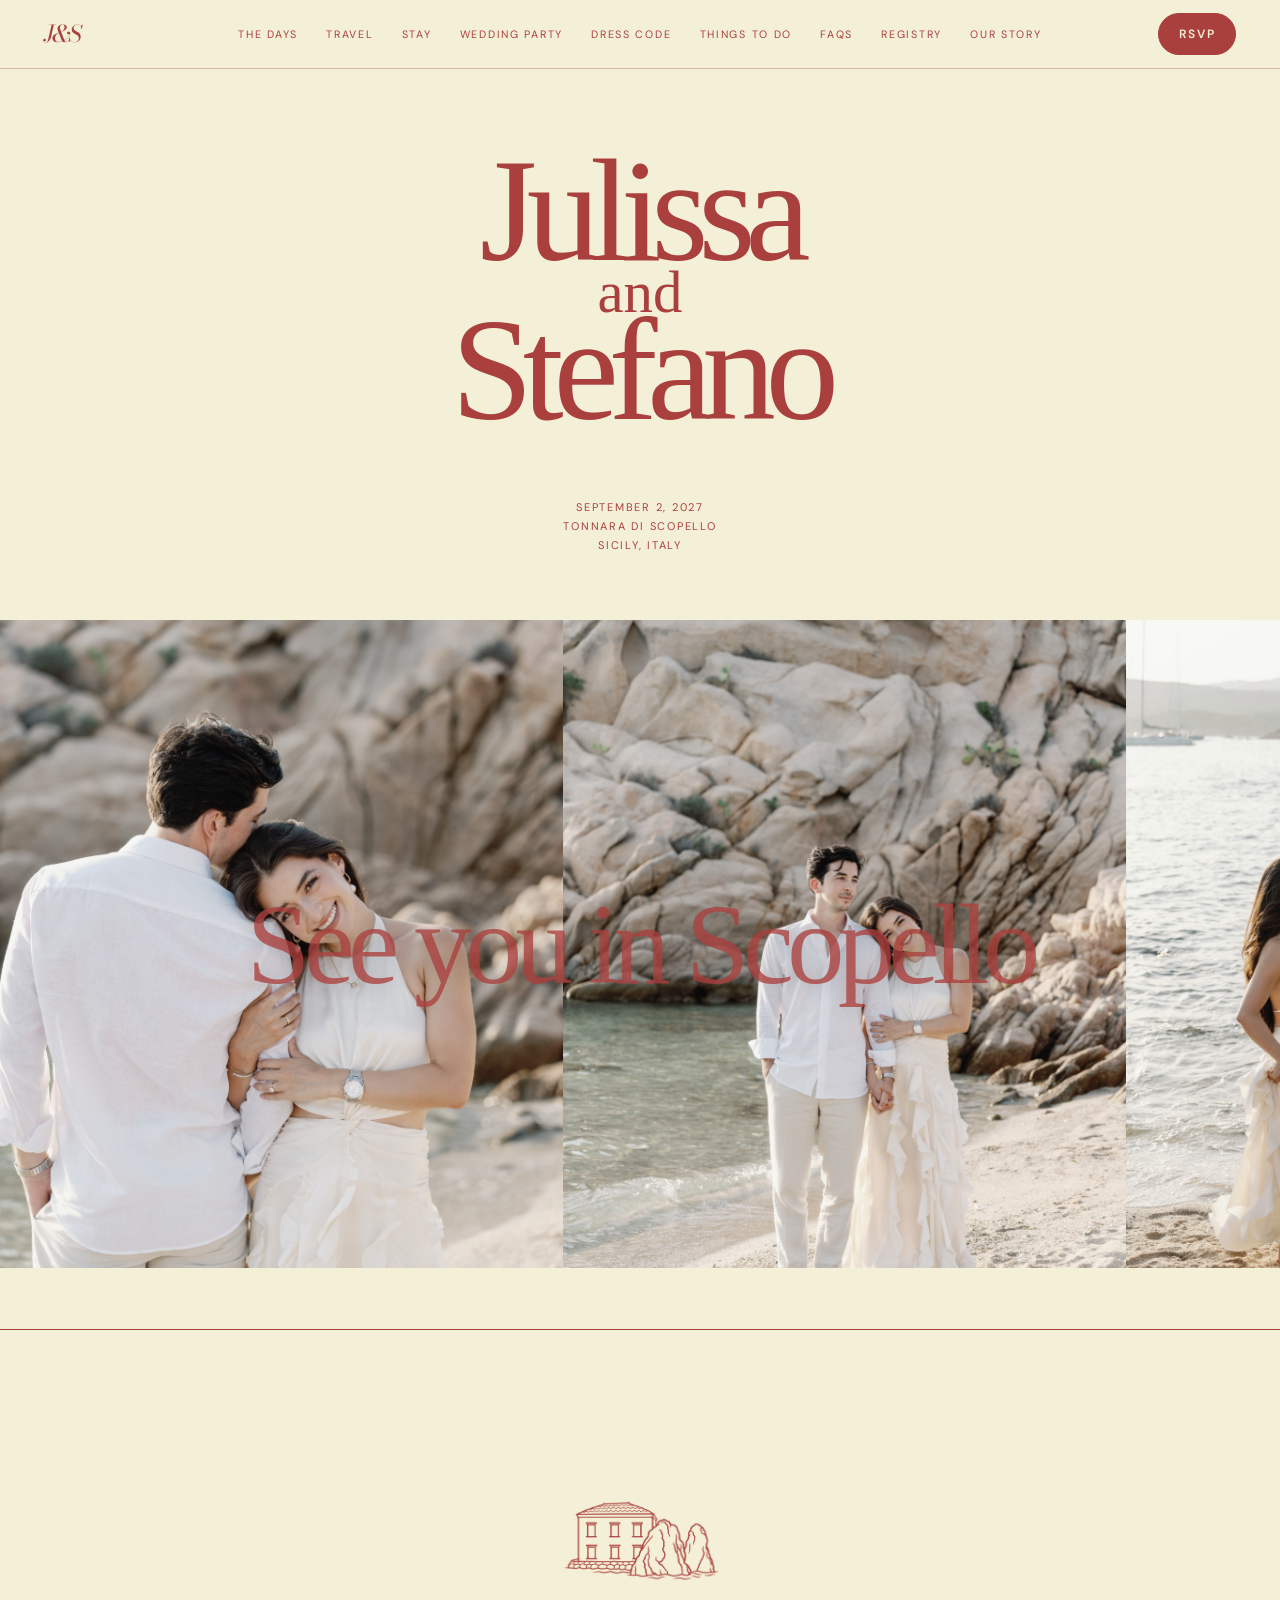
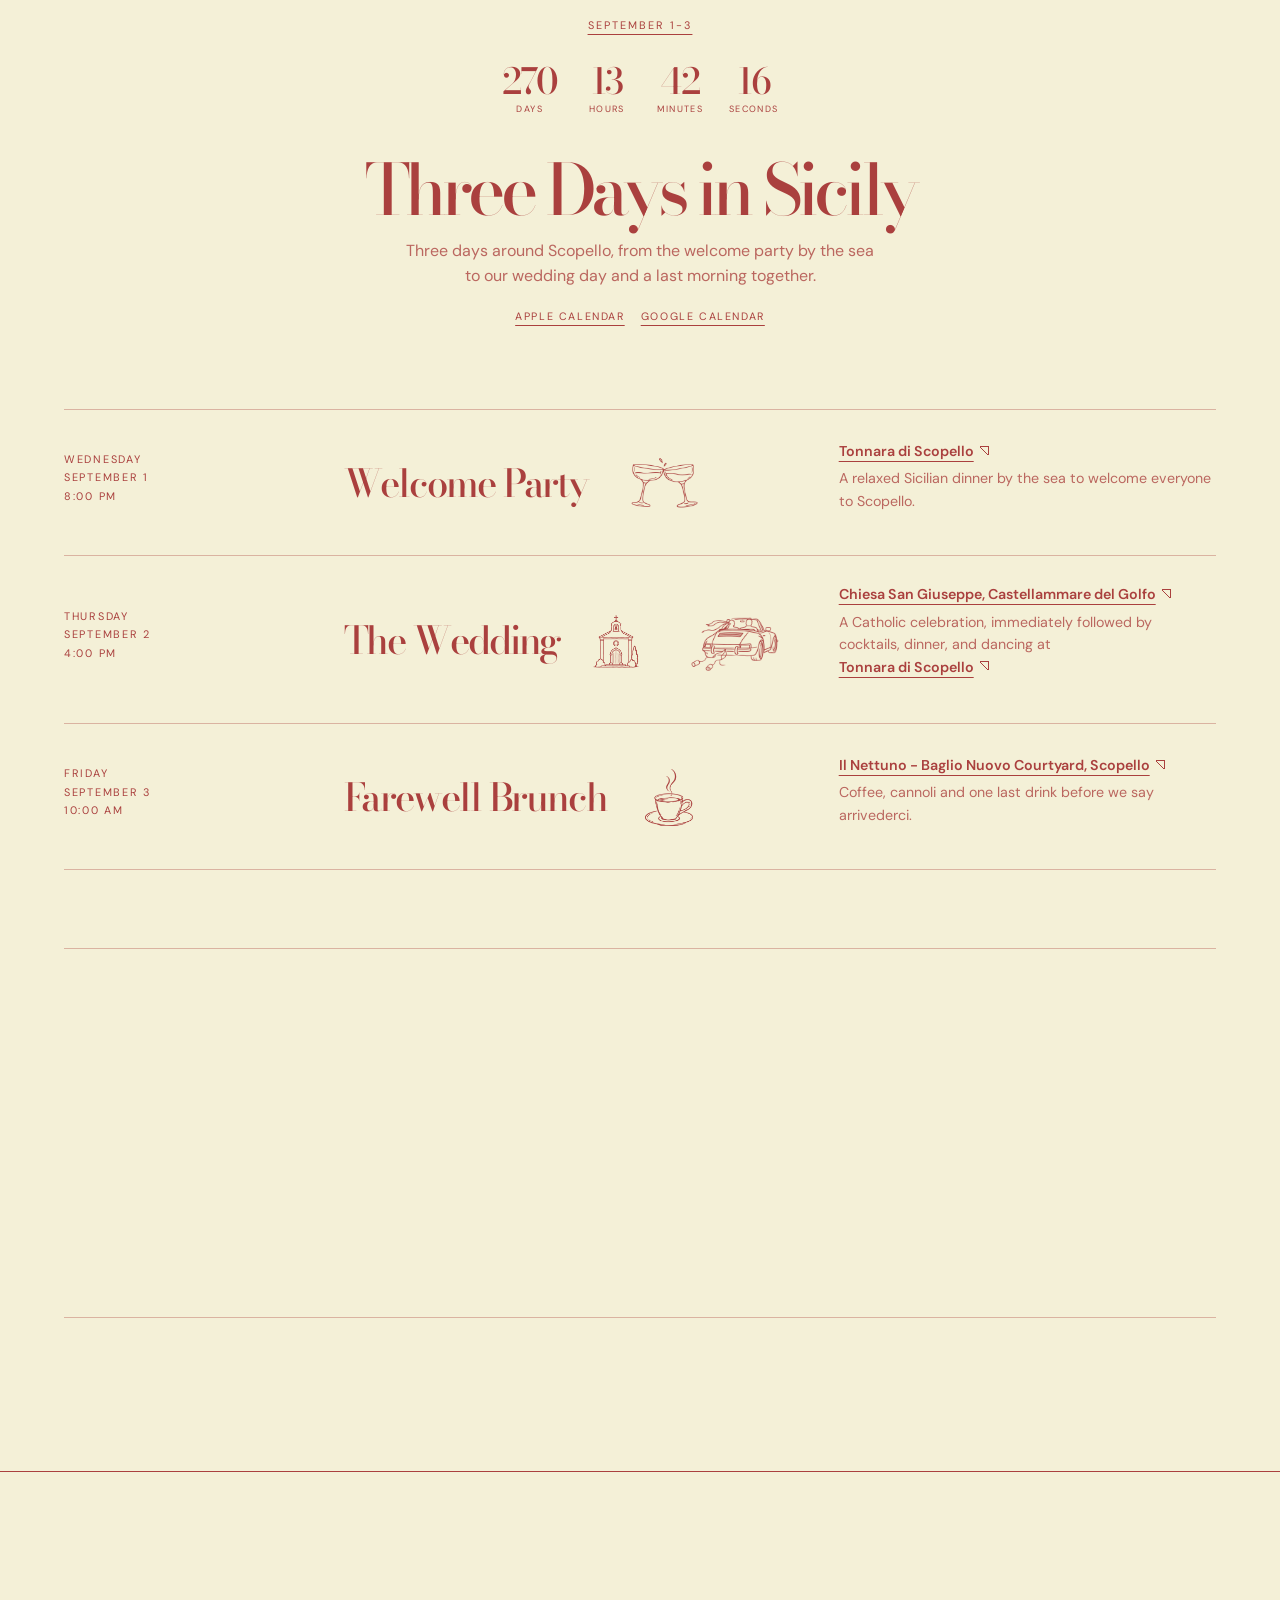
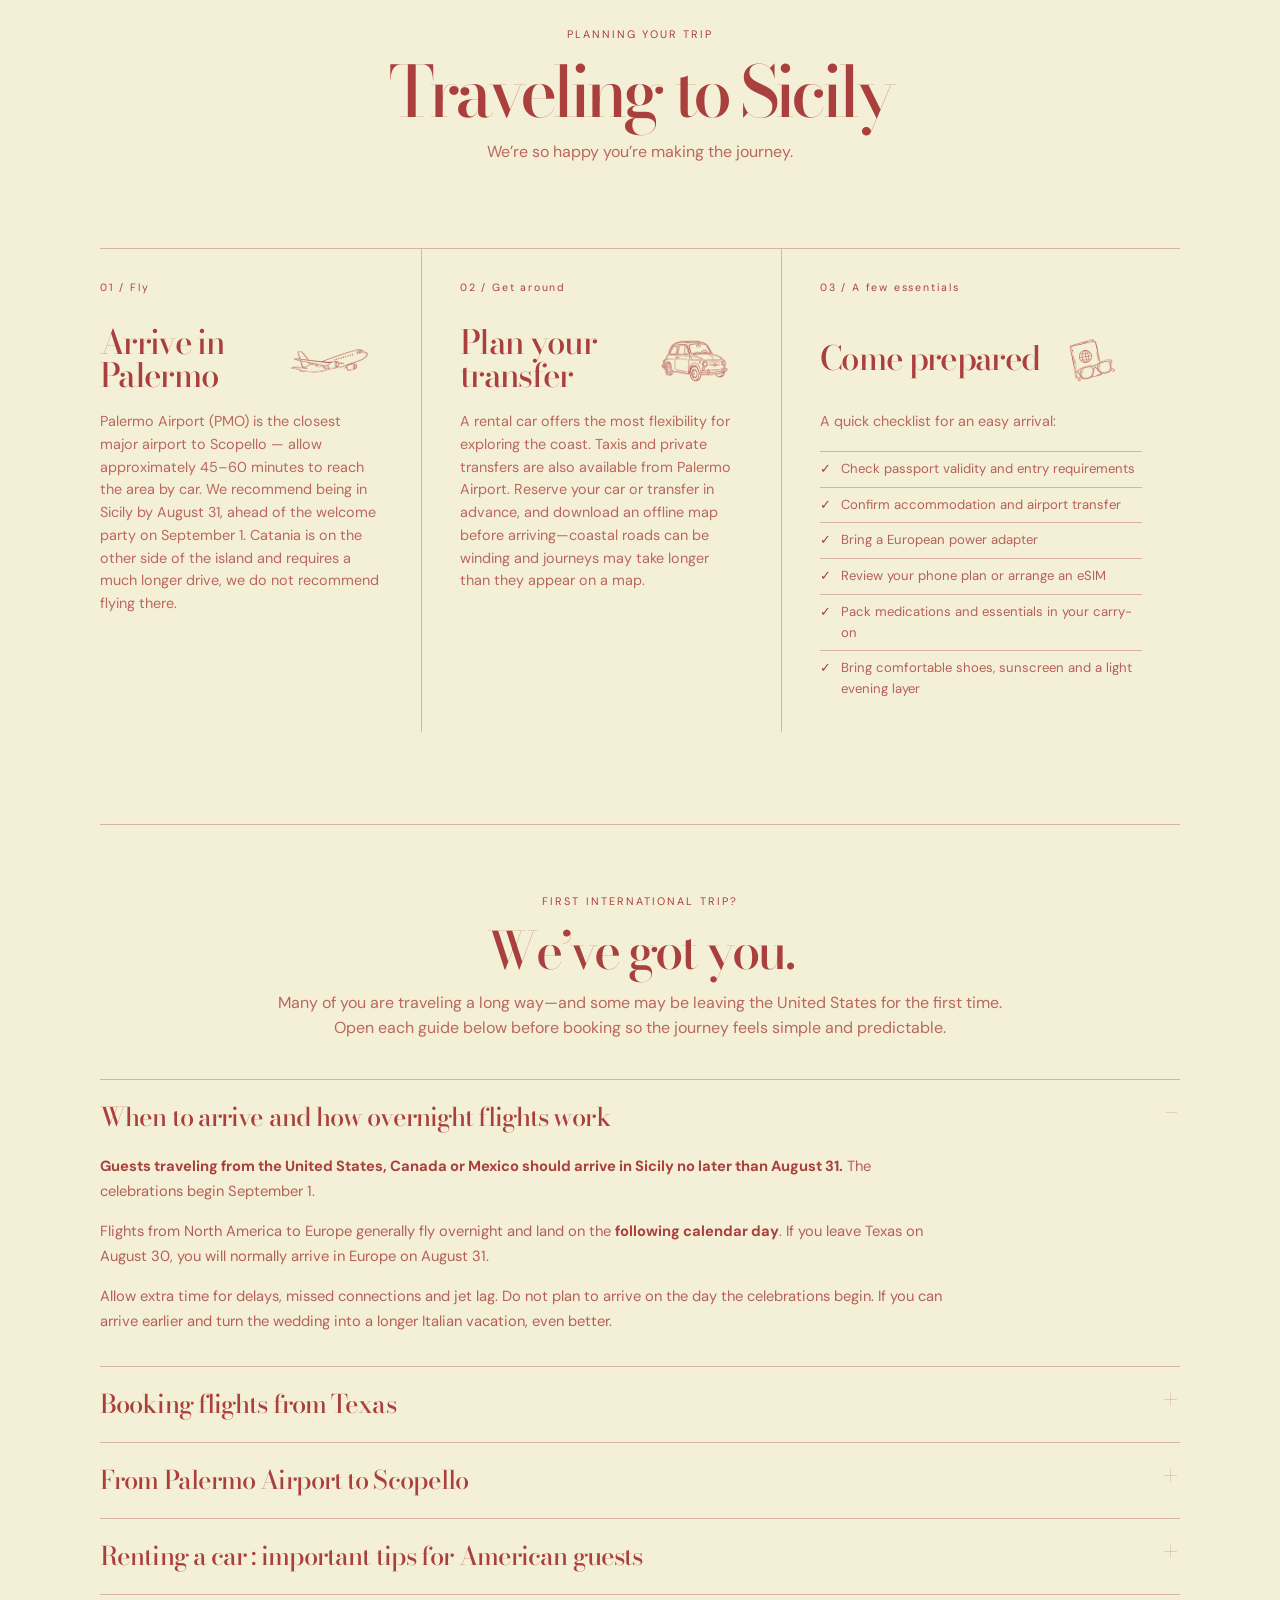
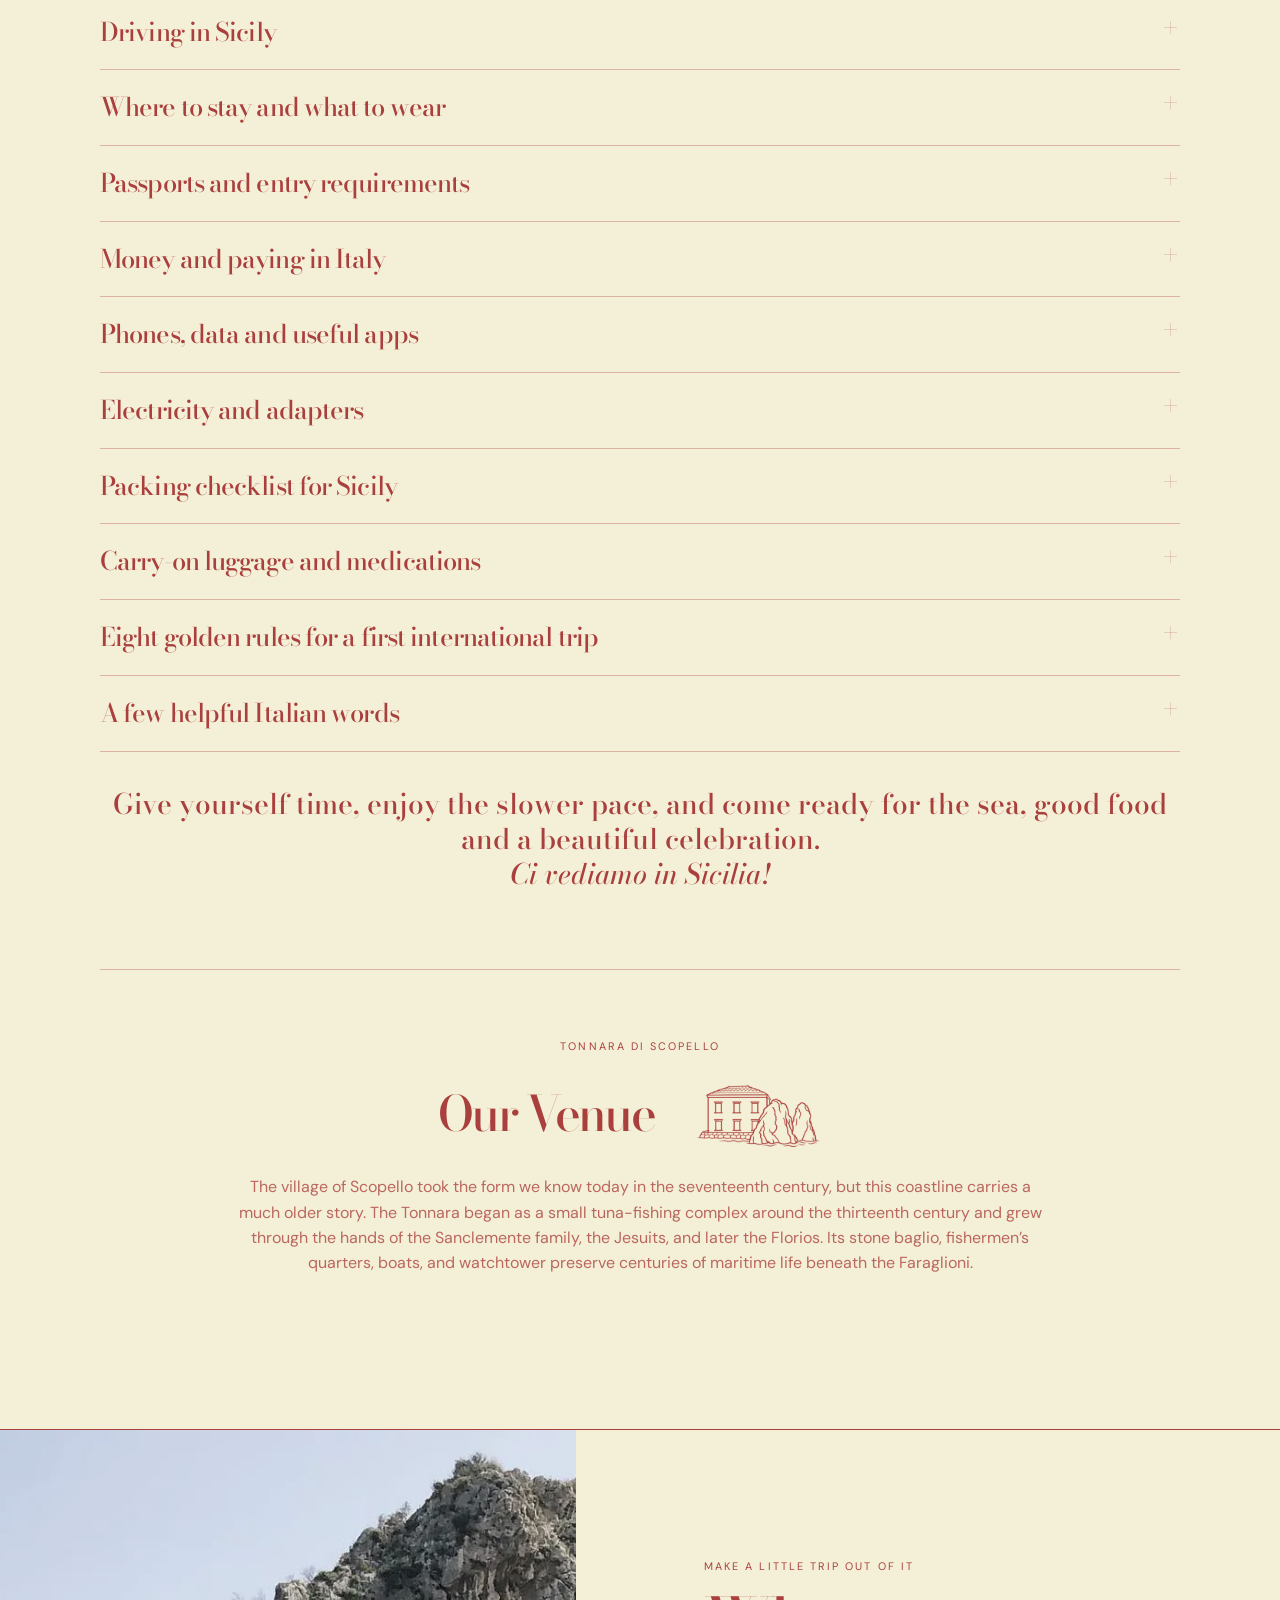
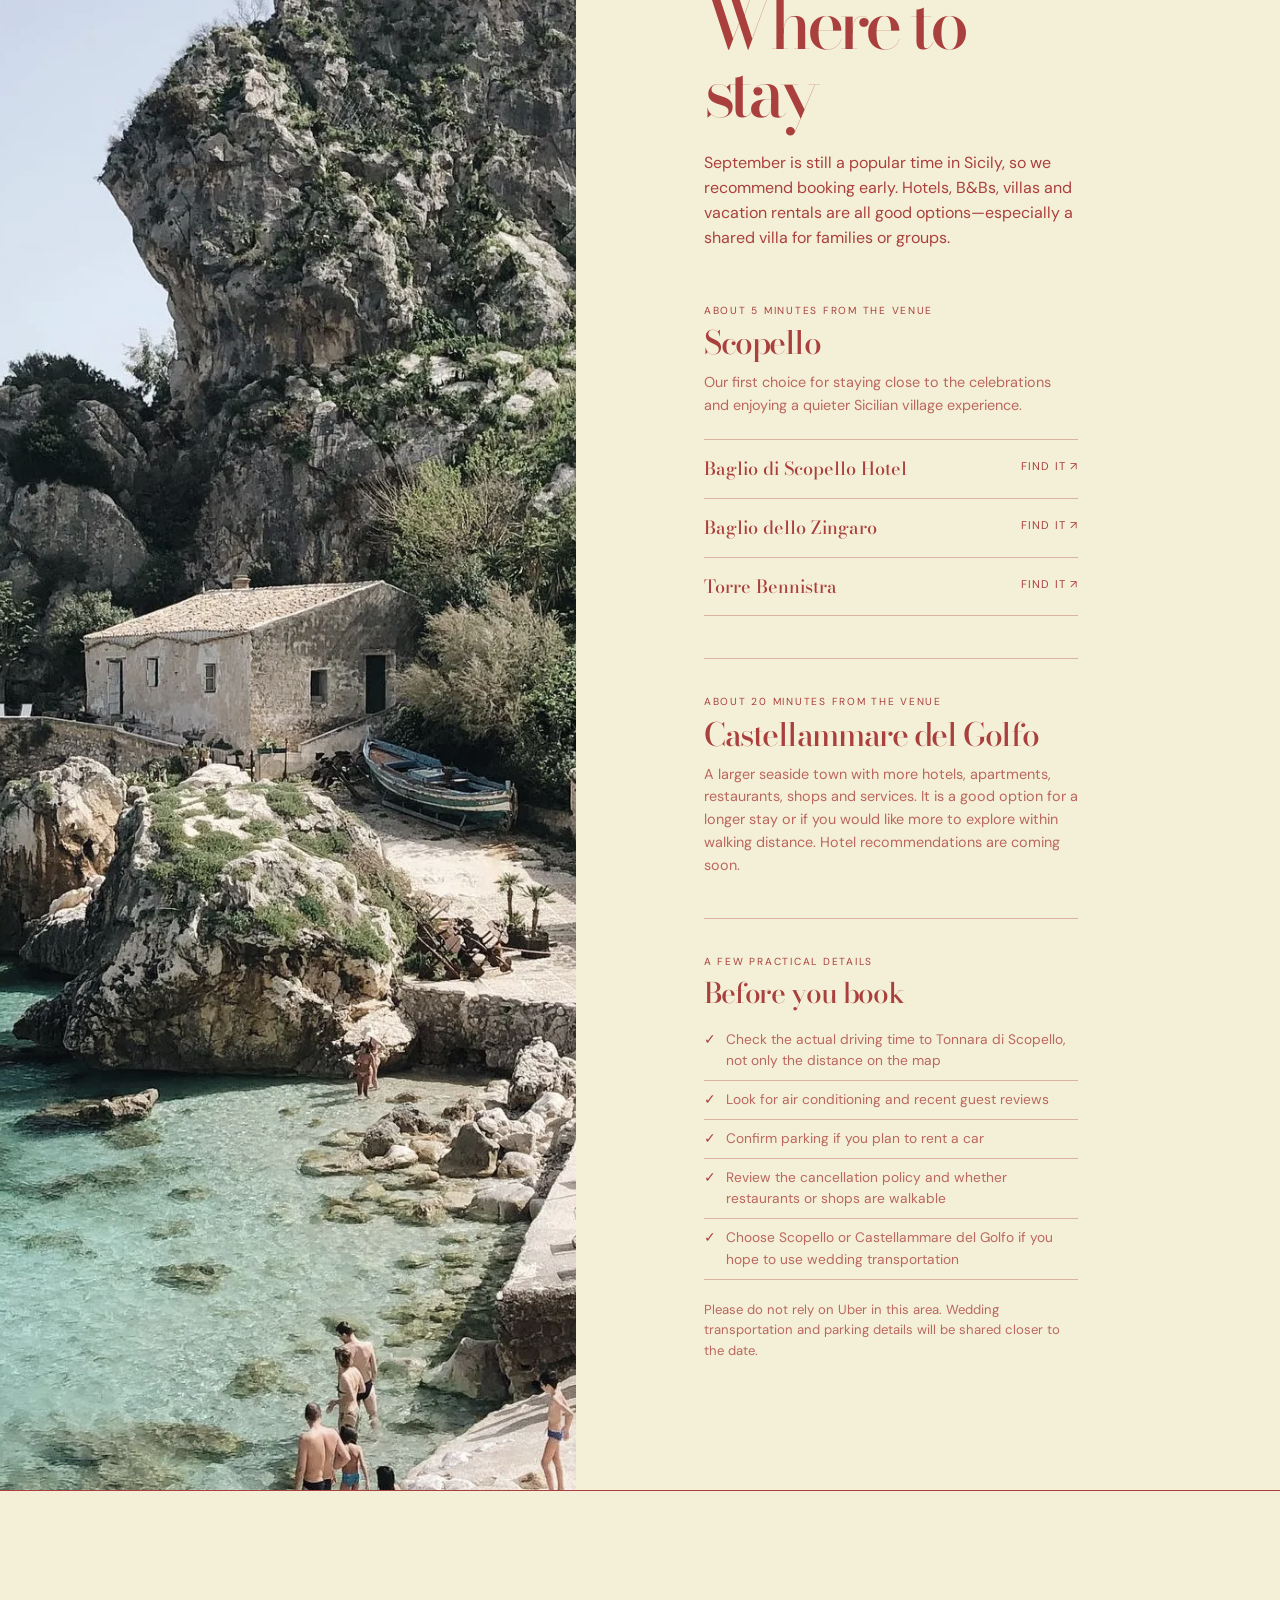
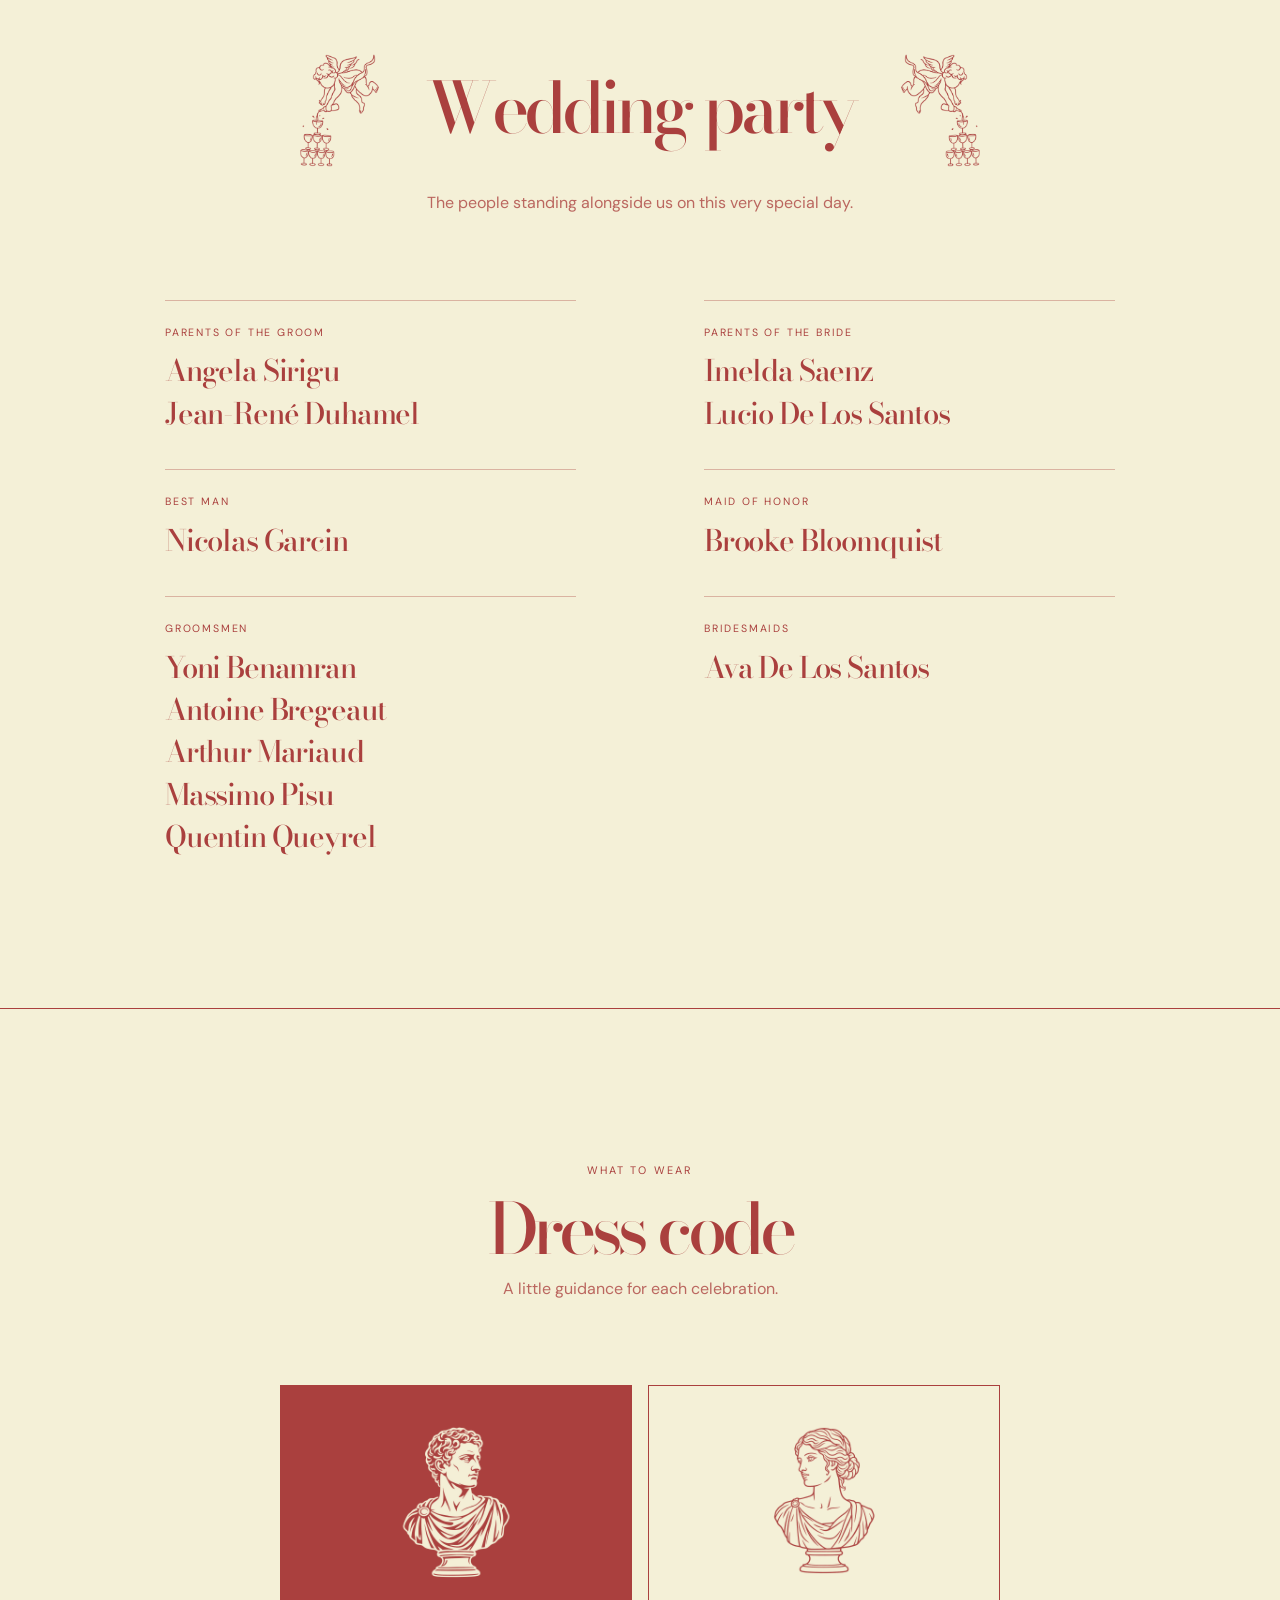
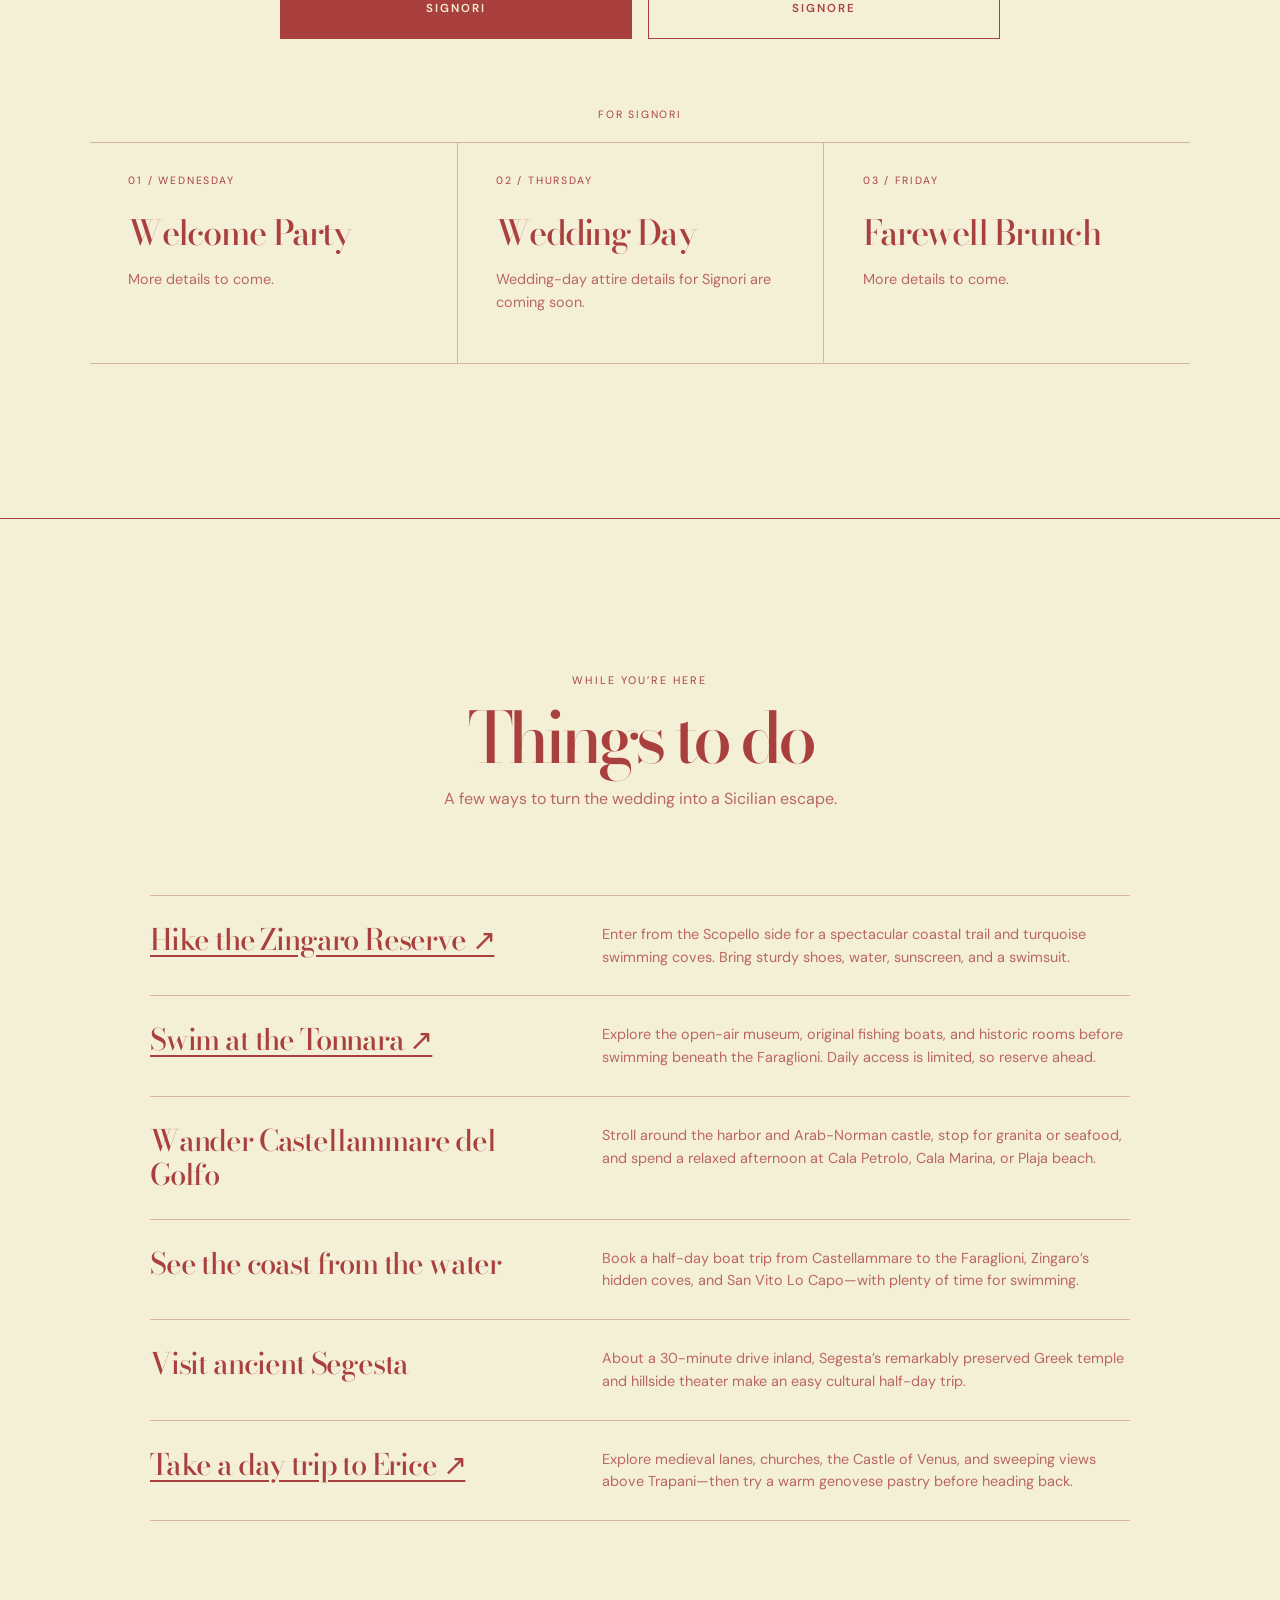
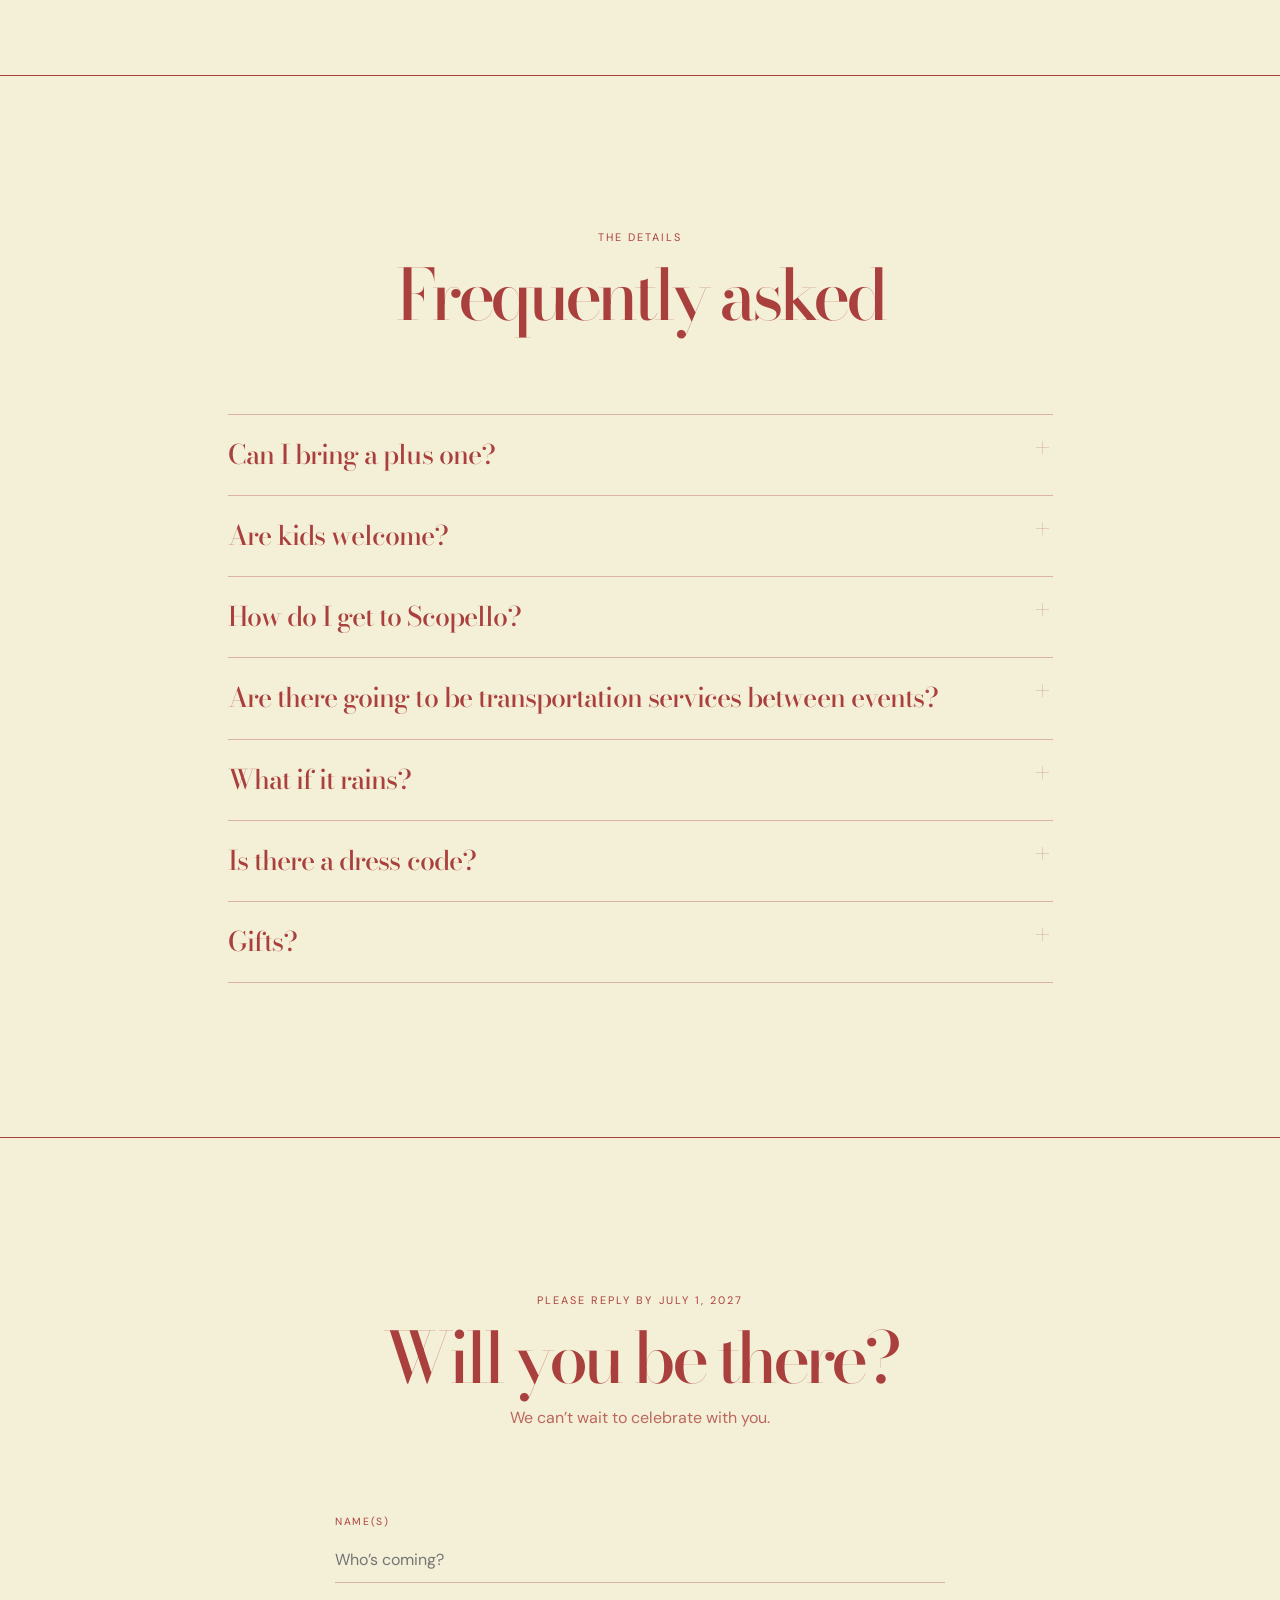
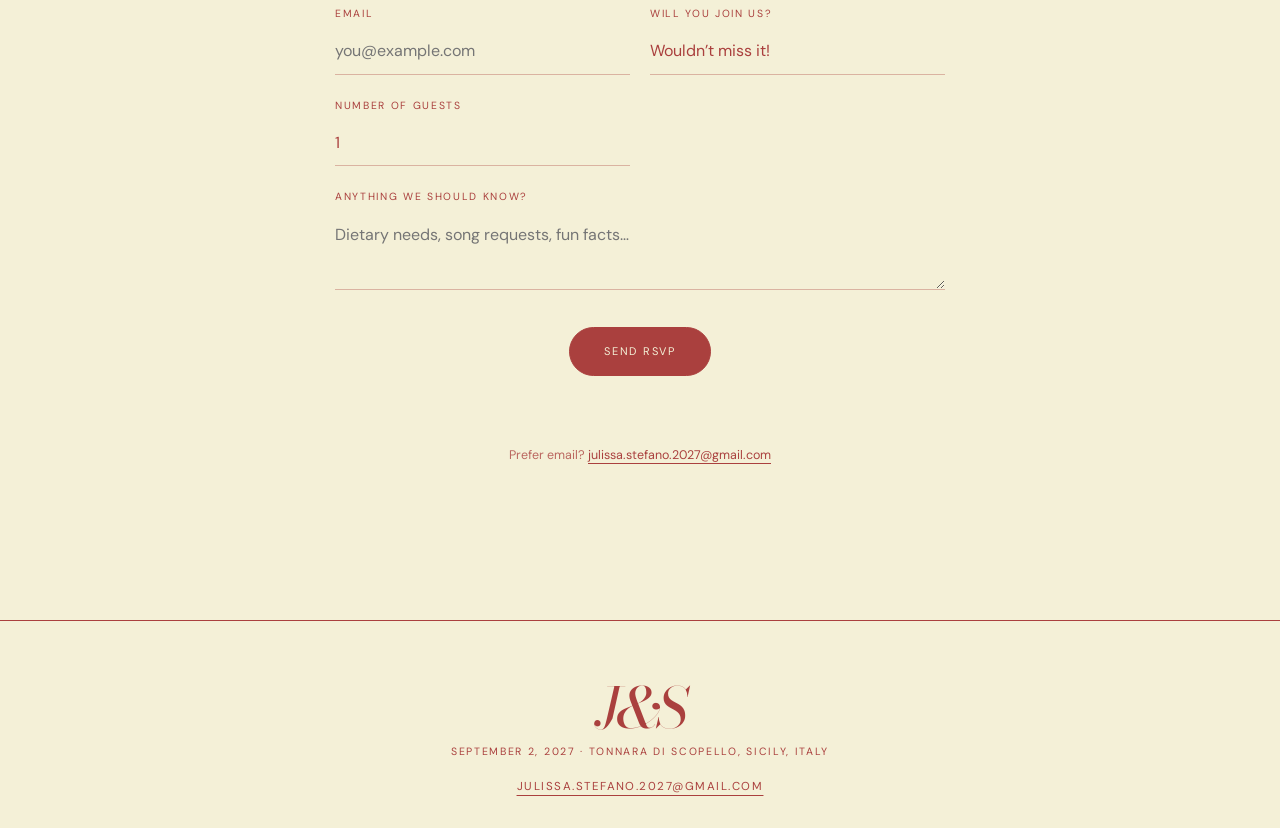
<file: index.html>
<!doctype html>
<html lang="en">
<head>
  <meta charset="utf-8">
  <meta name="viewport" content="width=device-width, initial-scale=1">
  <meta name="description" content="Julissa & Stefano — September 2, 2027, Tonnara di Scopello, Sicily, Italy">
  <title>Julissa & Stefano — Sicily, 2027</title>
  <link rel="preconnect" href="https://fonts.googleapis.com">
  <link rel="preconnect" href="https://fonts.gstatic.com" crossorigin>
  <link href="https://fonts.googleapis.com/css2?family=Bodoni+Moda:opsz,ital,wght@6..96,0,400;6..96,0,500;6..96,0,600;6..96,0,700;6..96,1,400&family=DM+Sans:opsz,wght@9..40,400;9..40,500;9..40,600&display=swap" rel="stylesheet">
  <style>
    :root {
      --cream: #f4f0d7;
      --paper: #f4f0d7;
      --ink: #aa403e;
      --olive: #aa403e;
      --olive-dark: #aa403e;
      --clay: #aa403e;
      --blush: #f4f0d7;
      --line: rgba(170,64,62,.35);
      --display: "Bodoni Moda", Didot, "Bodoni 72", Georgia, serif;
      --script: "Snell Roundhand", "Edwardian Script ITC", "Brush Script MT", cursive;
      --sans: "DM Sans", Arial, sans-serif;
      --heart-cursor: url("data:image/svg+xml,%3Csvg xmlns='http://www.w3.org/2000/svg' width='24' height='24' viewBox='0 0 24 24'%3E%3Cpath fill='%23aa403e' d='M12 21.35 2.9 12.24A5.7 5.7 0 0 1 11 4.18L12 5.2l1.01-1.02a5.7 5.7 0 0 1 8.09 8.06Z'/%3E%3C/svg%3E") 12 12, pointer;
    }
    * { box-sizing: border-box; }
    html { scroll-behavior: smooth; scroll-padding-top: 72px; }
    body { margin: 0; background: var(--paper); color: var(--ink); font-family: var(--sans); font-size: 16px; line-height: 1.58; }
    body, body * { cursor: var(--heart-cursor); }
    img { display: block; max-width: 100%; }
    a { color: inherit; }
    button, input, select, textarea { font: inherit; }
    .topbar { position: sticky; inset: 0 0 auto; z-index: 10; background: var(--cream); border-bottom: 1px solid var(--line); }
    .topbar__inner { min-height: 68px; max-width: 1400px; padding: 0 3.4vw; margin: auto; display: grid; grid-template-columns: 1fr auto 1fr; align-items: center; }
    .monogram { font-family: var(--display); font-size: 1.45rem; font-style: italic; text-decoration: none; letter-spacing: -.05em; }
    .nav { display: flex; justify-content: center; gap: clamp(15px, 2.2vw, 38px); }
    .nav a, .nav-toggle { color: var(--ink); font-size: .67rem; text-transform: uppercase; letter-spacing: .16em; text-decoration: none; white-space: nowrap; }
    .nav a { position: relative; padding: 8px 0; }
    .nav a::after { content: ""; position: absolute; inset: auto 0 3px; height: 1px; background: currentColor; transform: scaleX(0); transform-origin: right; transition: transform .25s ease; }
    .nav a:hover::after, .nav a:focus-visible::after { transform: scaleX(1); transform-origin: left; }
    .nav-cta { justify-self: end; color: var(--cream); background: var(--ink); border: 1px solid var(--ink); border-radius: 999px; padding: 11px 20px 10px; font-size: .75rem; font-weight: 600; letter-spacing: .15em; text-decoration: none; text-transform: uppercase; }
    .nav-toggle { display: none; justify-self: end; background: none; border: 0; cursor: var(--heart-cursor); padding: 8px 0; }

    .hero { min-height: calc(100svh - 68px); padding: clamp(52px,7vw,105px) 3.4vw 4.8vw; display: flex; flex-direction: column; align-items: center; max-width: 1180px; margin: auto; }
    .hero-copy { position: relative; z-index: 1; text-align: center; }
    .eyebrow { display: none; }
    h1, h2, h3, p { margin-top: 0; }
    h1 { color: var(--ink); font: 400 clamp(4.7rem, 11.5vw, 10rem)/.7 var(--script); letter-spacing: -.07em; margin: 0; }
    h1 span { display: block; margin: .12em 0 .04em; font-size: .4em; line-height: .8; letter-spacing: 0; }
    .hero-date { padding-top: 26px; margin: 0 0 clamp(36px,5vw,68px); font-size: .69rem; line-height: 1.75; letter-spacing: .16em; text-transform: uppercase; }
    .photo-ribbon { position: relative; width: 100vw; overflow: hidden; }
    .ribbon-track { display: flex; width: max-content; animation: ribbon-slide 110s linear infinite; }
    .ribbon-set { display: flex; }
    .ribbon-set img { width: clamp(460px, 44vw, 730px); height: min(760px, 72svh); min-height: 600px; object-fit: cover; filter: saturate(.72) contrast(.95); }
    @keyframes ribbon-slide { from { transform: translateX(0); } to { transform: translateX(-50%); } }
    .ribbon-title { position: absolute; z-index: 1; top: 50%; left: 50%; margin: 0; color: rgba(170,64,62,.78); font: 400 clamp(3.6rem,9vw,8rem)/.75 var(--script); letter-spacing: -.06em; text-shadow: 0 1px 20px rgba(0,0,0,.16); transform: translate(-50%,-50%); white-space: nowrap; pointer-events: none; }

    main > section + section { border-top: 1px solid var(--ink); }
    .section { padding: clamp(85px,12vw,155px) 5vw; }
    .section__head { max-width: 760px; margin: 0 auto clamp(48px,7vw,84px); text-align: center; }
    .section-sticker { display: block; width: clamp(145px, 17vw, 215px); aspect-ratio: 2 / 1; margin: 0 auto 26px; background: var(--ink); -webkit-mask: url("/images/logo/tonnara2.png") center / contain no-repeat; mask: url("/images/logo/tonnara2.png") center / contain no-repeat; }
    .section-label { margin: 0 0 15px; color: var(--olive-dark); font-size: .68rem; text-transform: uppercase; letter-spacing: .19em; }
    .section-label a { text-decoration-thickness: 1px; text-underline-offset: 5px; }
    .section__head .countdown { display: flex; justify-content: center; gap: clamp(12px,2.2vw,25px); max-width: none; margin: 30px auto 42px; color: var(--ink); }
    .countdown__unit { display: grid; gap: 5px; min-width: 48px; }
    .countdown__value { font: 500 clamp(1.5rem,2.8vw,2.35rem)/1 var(--display); letter-spacing: -.045em; }
    .countdown__label { font-size: .57rem; line-height: 1; letter-spacing: .15em; text-transform: uppercase; }
    .calendar-links { display: flex; justify-content: center; gap: 16px; margin: 20px 0 0; font-size: .67rem; letter-spacing: .15em; text-transform: uppercase; }
    .calendar-links a { text-underline-offset: 5px; }
    h2 { margin-bottom: 13px; font: 500 clamp(3rem,5.5vw,5.5rem)/.97 var(--display); letter-spacing: -.07em; }
    .section__head > p:not(.section-label) { max-width: 470px; margin: auto; color: rgba(170,64,62,.78); }
    .events { max-width: 1180px; margin: auto; border-top: 1px solid var(--line); }
    .event { display: grid; grid-template-columns: .7fr 1.3fr 1.05fr; gap: 28px; padding: 27px 0 26px; border-bottom: 1px solid var(--line); align-items: center; }
    .event__day { font-size: .68rem; line-height: 1.7; text-transform: uppercase; letter-spacing: .16em; }
    .event__heading { display: flex; align-items: center; justify-content: flex-start; gap: 14px; }
    .event h3 { margin: 0; font: 500 clamp(1.7rem,3vw,2.8rem)/1 var(--display); letter-spacing: -.055em; }
    .event-stickers { display: flex; flex: 0 0 auto; align-items: center; gap: 7px; }
    .event-sticker { display: block; flex: 0 0 auto; width: 122px; height: 92px; background: var(--ink); -webkit-mask-position: center; mask-position: center; -webkit-mask-size: contain; mask-size: contain; -webkit-mask-repeat: no-repeat; mask-repeat: no-repeat; }
    .event-sticker--champagne { -webkit-mask-image: url("/images/logo/champagne2.png"); mask-image: url("/images/logo/champagne2.png"); }
    .event-sticker--church { width: 84px; -webkit-mask-image: url("/images/logo/church2.png"); mask-image: url("/images/logo/church2.png"); }
    .event-sticker--porsche { width: 136px; -webkit-mask-image: url("/images/logo/porsche.png"); mask-image: url("/images/logo/porsche.png"); }
    .event-sticker--espresso { width: 96px; -webkit-mask-image: url("/images/logo/espresso2.png"); mask-image: url("/images/logo/espresso2.png"); }
    .event__detail { color: rgba(170,64,62,.78); font-size: .89rem; }
    .event__detail strong { display: block; color: var(--ink); font-weight: 600; }
    .venue-link { display: block; width: fit-content; margin-bottom: 5px; color: var(--ink); font-weight: 600; text-decoration-line: underline; text-decoration-thickness: 1px; text-underline-offset: 5px; }
    .venue-link::after { content: ""; display: inline-block; width: .56em; height: .56em; margin-left: .42em; border-top: 1px solid currentColor; border-right: 1px solid currentColor; background: linear-gradient(to top right, transparent 44%, currentColor 45%, currentColor 54%, transparent 55%); vertical-align: .08em; }
    .event-link { display: block; width: max-content; margin: 32px auto 0; color: var(--olive-dark); font-size: .7rem; text-transform: uppercase; letter-spacing: .13em; text-underline-offset: 5px; }
    .map-widget { max-width: 1180px; margin: clamp(44px,7vw,78px) auto 0; border-top: 1px solid var(--line); border-bottom: 1px solid var(--line); }
    .map-frame { width: 100%; min-height: 360px; border: 0; filter: saturate(.75) contrast(.95); }
    .place-history { max-width: 1080px; margin: clamp(48px,7vw,78px) auto 0; padding-top: clamp(45px,6vw,68px); border-top: 1px solid var(--line); text-align: center; }
    .place-history__heading { display: flex; align-items: center; justify-content: center; gap: 18px; margin-bottom: 18px; }
    .place-history h3 { margin: 0; font: 500 clamp(2rem,3.8vw,3.2rem)/1 var(--display); letter-spacing: -.055em; }
    .place-history__sticker { display: block; flex: 0 0 auto; width: clamp(115px,14vw,170px); height: 86px; background: var(--ink); -webkit-mask: url("/images/logo/tonnara2.png") center / contain no-repeat; mask: url("/images/logo/tonnara2.png") center / contain no-repeat; }
    .place-history__copy { max-width: 820px; margin: 0 auto; color: rgba(170,64,62,.78); }
    @media (max-width: 480px) { .place-history__heading { gap: 9px; }.place-history__sticker { width: 92px; height: 64px; } }

    .party { background: var(--cream); }.party-title-row { display: flex; flex-direction: row; align-items: center; justify-content: center; gap: clamp(10px,1.8vw,20px); }.party-title-row h2 { margin-bottom: 0; }.party-sticker { display: block; flex: 0 0 auto; width: clamp(92px,10vw,130px); height: clamp(92px,10vw,130px); background: var(--ink); -webkit-mask: url("/images/logo/wedding-party-cherub-tower.png") center / contain no-repeat; mask: url("/images/logo/wedding-party-cherub-tower.png") center / contain no-repeat; }.party-sticker--mirrored { transform: scaleX(-1); }.party-title-row + p { margin-top: 18px !important; }.party-columns { max-width: 950px; margin: auto; display: grid; grid-template-columns: 1fr 1fr; gap: clamp(40px,10vw,160px); }.party-group { border-top: 1px solid var(--line); padding-top: 24px; }.party-group + .party-group { margin-top: 38px; }.party-role { margin: 0 0 12px; font-size: .66rem; letter-spacing: .17em; text-transform: uppercase; }.party-name { margin: 0; font: 500 clamp(1.45rem,2.3vw,2rem)/1.2 var(--display); letter-spacing: -.04em; }.party-name + .party-name { margin-top: 7px; }
    @media (max-width: 480px) { .party-title-row { gap: 7px; }.party-title-row h2 { font-size: 2.15rem; }.party-sticker { width: 50px; height: 58px; } }

    .dress { text-align: center; }.dress-choices { width: min(100%,720px); margin: 0 auto clamp(42px,6vw,68px); display: grid; grid-template-columns: 1fr 1fr; gap: 16px; }.dress-choice { display: grid; justify-items: center; gap: 10px; min-width: 0; padding: 24px 18px 20px; color: var(--ink); background: transparent; border: 1px solid var(--ink); border-radius: 0; cursor: var(--heart-cursor); transition: color .2s, background .2s; }.dress-choice[aria-selected="true"] { color: var(--cream); background: var(--ink); }.dress-bust { display: block; width: min(100%,170px); height: 180px; background: var(--ink); -webkit-mask-position: center; mask-position: center; -webkit-mask-size: contain; mask-size: contain; -webkit-mask-repeat: no-repeat; mask-repeat: no-repeat; }.dress-choice[aria-selected="true"] .dress-bust { background: var(--cream); }.dress-bust--signori { -webkit-mask-image: url("/images/logo/dress-code-signori.png"); mask-image: url("/images/logo/dress-code-signori.png"); }.dress-bust--signore { -webkit-mask-image: url("/images/logo/dress-code-signore.png"); mask-image: url("/images/logo/dress-code-signore.png"); }.dress-choice__label { font-size: .72rem; font-weight: 600; letter-spacing: .17em; text-transform: uppercase; }.dress-panel { max-width: 1100px; margin: auto; }.dress-panel[hidden] { display: none; }.dress-panel__label { margin: 0 0 18px; font-size: .66rem; letter-spacing: .17em; text-transform: uppercase; }.dress-events { display: grid; grid-template-columns: repeat(3,1fr); border-top: 1px solid var(--line); border-bottom: 1px solid var(--line); text-align: left; }.dress-event { min-height: 220px; padding: 30px clamp(20px,3vw,42px); }.dress-event + .dress-event { border-left: 1px solid var(--line); }.dress-number { margin: 0 0 26px; font-size: .66rem; letter-spacing: .17em; text-transform: uppercase; }.dress-event h3 { margin: 0 0 18px; font: 500 clamp(1.65rem,2.7vw,2.45rem)/1 var(--display); letter-spacing: -.05em; }.dress-event > p:last-child { margin: 0; color: rgba(170,64,62,.78); font-size: .9rem; }
    @media (max-width: 760px) { .dress-choices { width: min(100%,390px); gap: 10px; }.dress-choice { padding: 18px 8px 15px; }.dress-bust { height: 135px; }.dress-events { grid-template-columns: 1fr; }.dress-event { min-height: 0; padding: 28px 0; }.dress-event + .dress-event { border-left: 0; border-top: 1px solid var(--line); } }

    .split { display: grid; grid-template-columns: minmax(300px,.9fr) minmax(360px,1.1fr); min-height: 720px; background: var(--cream); }
    .split__photo img { width: 100%; height: 100%; min-height: 560px; object-fit: cover; filter: saturate(.8); }
    .split__copy { display: flex; flex-direction: column; justify-content: center; max-width: 630px; padding: clamp(70px,10vw,150px) clamp(38px,10vw,142px); }
    .split__copy h2 { margin-bottom: 23px; }
    .split__copy > p { max-width: 455px; }
    .stay-area { margin-top: 36px; }.stay-area + .stay-area { margin-top: 42px; padding-top: 35px; border-top: 1px solid var(--line); }.stay-area__eyebrow { margin: 0 0 8px; font-size: .64rem; letter-spacing: .17em; text-transform: uppercase; }.stay-area h3 { margin: 0 0 12px; font: 500 clamp(1.65rem,2.5vw,2.2rem)/1 var(--display); letter-spacing: -.045em; }.stay-area__copy { margin: 0; color: rgba(170,64,62,.78); font-size: .9rem; }.stay-list { margin: 23px 0 0; padding: 0; list-style: none; border-top: 1px solid var(--line); }.stay-tips { margin-top: 42px; padding-top: 35px; border-top: 1px solid var(--line); }.stay-tips h3 { margin: 0 0 14px; font: 500 clamp(1.45rem,2.2vw,1.9rem)/1 var(--display); letter-spacing: -.04em; }.stay-checklist { margin: 0; padding: 0; list-style: none; }.stay-checklist li { position: relative; padding: 8px 0 8px 22px; border-bottom: 1px solid var(--line); color: rgba(170,64,62,.78); font-size: .86rem; }.stay-checklist li::before { content: "✓"; position: absolute; left: 0; color: var(--ink); }.stay-note { margin: 20px 0 0; color: rgba(170,64,62,.78); font-size: .82rem; }
    .stay-list li { padding: 18px 0; border-bottom: 1px solid var(--line); }
    .stay-list a { display: flex; justify-content: space-between; gap: 15px; text-decoration: none; }
    .stay-list strong { font: 500 1.13rem/1.2 var(--display); }
    .stay-list span { color: var(--olive-dark); font-size: .7rem; text-transform: uppercase; letter-spacing: .1em; white-space: nowrap; }
    .faq { background: var(--cream); }.faq-wrap { max-width: 825px; margin: auto; }.faq-list { border-top: 1px solid var(--line); }
    details { border-bottom: 1px solid var(--line); }summary { cursor: var(--heart-cursor); position: relative; padding: 24px 43px 24px 0; list-style: none; font: 500 clamp(1.35rem,2.1vw,1.75rem)/1.2 var(--display); letter-spacing: -.035em; }summary::-webkit-details-marker { display: none; }summary::after { content: "+"; position: absolute; right: 2px; top: 18px; font: 400 2rem/1 var(--display); }details[open] summary::after { content: "−"; }details p { max-width: 600px; padding: 0 42px 25px 0; margin: 0; color: rgba(170,64,62,.78); }

    .travel { background: var(--cream); }.travel-grid { max-width: 1080px; margin: auto; display: grid; grid-template-columns: repeat(3, 1fr); border-top: 1px solid var(--line); }.travel-item { min-height: 260px; padding: 31px clamp(20px,3vw,47px) 25px 0; margin-right: clamp(20px,3vw,47px); border-right: 1px solid var(--line); }.travel-item:last-child { border-right: 0; margin-right: 0; }.travel-number { margin: 0 0 26px; font-size: .66rem; letter-spacing: .17em; }.travel-heading { display: flex; align-items: center; gap: 10px; margin-bottom: 15px; }.travel-item h3 { margin: 0; font: 500 clamp(1.6rem,2.6vw,2.35rem)/1 var(--display); letter-spacing: -.05em; }.travel-sticker { display: block; flex: 0 0 auto; width: 94px; height: 72px; background: var(--ink); -webkit-mask-position: center; mask-position: center; -webkit-mask-size: contain; mask-size: contain; -webkit-mask-repeat: no-repeat; mask-repeat: no-repeat; }.travel-sticker--plane { width: 108px; -webkit-mask-image: url("/images/logo/travel-plane.png"); mask-image: url("/images/logo/travel-plane.png"); }.travel-sticker--car { -webkit-mask-image: url("/images/logo/travel-car.png"); mask-image: url("/images/logo/travel-car.png"); }.travel-sticker--passport { width: 82px; -webkit-mask-image: url("/images/logo/travel-passport-sunglasses.png"); mask-image: url("/images/logo/travel-passport-sunglasses.png"); }.travel-item > p:not(.travel-number) { margin: 0; color: rgba(170,64,62,.78); font-size: .9rem; }.travel-checklist { margin: 18px 0 0; padding: 0; list-style: none; text-align: left; }.travel-checklist li { position: relative; padding: 7px 0 7px 21px; border-top: 1px solid var(--line); color: rgba(170,64,62,.82); font-size: .82rem; }.travel-checklist li::before { content: "✓"; position: absolute; left: 0; color: var(--ink); }.travel-link { color: var(--ink); text-underline-offset: 4px; }
    .travel-guide { max-width: 1080px; margin: clamp(58px,8vw,92px) auto 0; padding-top: clamp(45px,6vw,68px); border-top: 1px solid var(--line); }.travel-guide__intro { max-width: 760px; margin: 0 auto 38px; text-align: center; }.travel-guide__intro h3 { margin: 7px 0 15px; font: 500 clamp(2.3rem,4vw,3.6rem)/.98 var(--display); letter-spacing: -.055em; }.travel-guide__intro p:last-child { margin: 0; color: rgba(170,64,62,.78); }.travel-guide__list { border-top: 1px solid var(--line); }.travel-guide details { border-bottom: 1px solid var(--line); }.travel-guide summary { padding: 22px 45px 22px 0; font-size: clamp(1.25rem,2vw,1.7rem); }.travel-guide__body { padding: 0 0 32px; color: rgba(170,64,62,.82); font-size: .92rem; line-height: 1.7; }.travel-guide__body p { max-width: 850px; padding: 0; margin: 0 0 15px; color: inherit; }.travel-guide__body p:last-child { margin-bottom: 0; }.travel-guide__body h4 { margin: 25px 0 8px; color: var(--ink); font: 500 1.25rem/1.2 var(--display); letter-spacing: -.025em; }.travel-guide__body ul { max-width: 850px; margin: 10px 0 18px; padding: 0; list-style: none; }.travel-guide__body li { position: relative; padding: 5px 0 5px 22px; }.travel-guide__body li::before { content: "✓"; position: absolute; left: 0; color: var(--ink); }.travel-guide__body strong { color: var(--ink); }.travel-guide__address { padding-left: 18px !important; border-left: 1px solid var(--line); }.travel-guide__words { display: grid; grid-template-columns: repeat(2,minmax(0,1fr)); gap: 0 28px; }.travel-guide__words li { border-bottom: 1px solid var(--line); }.travel-guide__closing { margin-top: 34px; text-align: center; font: 500 clamp(1.35rem,2.2vw,1.8rem)/1.25 var(--display); color: var(--ink); }

    .things { text-align: center; }.things-list { max-width: 980px; margin: 0 auto; padding: 0; list-style: none; border-top: 1px solid var(--line); text-align: left; }.things-list li { display: grid; grid-template-columns: 2.2fr 3fr; gap: clamp(24px,5vw,72px); padding: 27px 0; border-bottom: 1px solid var(--line); }.things-list strong { font: 500 clamp(1.35rem,2.3vw,1.9rem)/1.15 var(--display); letter-spacing: -.04em; }.things-list span { color: rgba(170,64,62,.78); font-size: .9rem; }.things-list a { color: inherit; text-underline-offset: 5px; }

    .rsvp { background: var(--cream); color: var(--ink); }.rsvp .section-label { color: var(--ink); }.rsvp .section__head > p:not(.section-label) { color: rgba(170,64,62,.78); }.rsvp-form { width: min(100%,610px); margin: auto; display: grid; grid-template-columns: 1fr 1fr; gap: 23px 20px; }.field { display: grid; gap: 8px; }.field--full { grid-column: 1 / -1; }.field label { font-size: .65rem; letter-spacing: .16em; text-transform: uppercase; }.field input,.field select,.field textarea { width: 100%; appearance: none; color: var(--ink); background: transparent; border: 0; border-bottom: 1px solid var(--line); border-radius: 0; padding: 8px 0 10px; outline: none; }.field option { color: var(--ink); }.field textarea { resize: vertical; min-height: 76px; }.field input:focus,.field select:focus,.field textarea:focus { border-color: var(--ink); }.form-submit { grid-column: 1 / -1; justify-self: center; margin-top: 14px; padding: 15px 34px; border: 1px solid var(--ink); background: var(--ink); color: var(--paper); cursor: var(--heart-cursor); border-radius: 999px; font-size: .69rem; letter-spacing: .16em; text-transform: uppercase; transition: background .2s, color .2s; }.form-submit:hover { color: var(--ink); background: transparent; }.form-status { grid-column: 1 / -1; min-height: 1.3em; margin: -5px 0 0; text-align: center; font-size: .87rem; }.rsvp-email { margin: 34px auto 0; text-align: center; font-size: .78rem; color: rgba(170,64,62,.78); }.rsvp-email a { color: var(--ink); text-underline-offset: 4px; }
    .footer { border-top: 1px solid var(--ink); padding: 65px 5vw 30px; background: var(--cream); color: var(--ink); text-align: center; }.footer-mark { margin: 0 0 13px; font: italic 3.5rem/.8 var(--display); letter-spacing: -.07em; }.footer p:not(.footer-mark) { margin: 0; font-size: .66rem; letter-spacing: .16em; text-transform: uppercase; }.footer-email { display: inline-block; margin-top: 18px; font-size: .72rem; letter-spacing: .13em; text-transform: uppercase; text-underline-offset: 5px; }
    @media (max-width: 760px) { .topbar__inner { grid-template-columns: 1fr auto auto; gap: 14px; padding: 0 18px; }.nav-cta { display: block; padding: 9px 14px 8px; font-size: .68rem; }.nav-toggle { display: block; }.nav { display: none; position: absolute; top: 68px; left: 0; right: 0; padding: 17px 21px 22px; flex-direction: column; gap: 7px; background: var(--paper); border-bottom: 1px solid var(--line); }.nav.is-open { display: flex; }.nav a { padding: 9px 0; }.hero { min-height: auto; padding: 62px 0 0; }.hero-copy { padding: 0 21px; }.ribbon-set img { width: min(170vw, 660px); min-height: 540px; height: min(700px, 70svh); object-position: center; }.hero-date { margin: 30px 0 38px; } h1 { font-size: clamp(4.7rem,22vw,6.8rem); }.section__head .countdown { gap: 11px; margin: 27px auto 38px; }.countdown__unit { min-width: 43px; }.calendar-links { flex-wrap: wrap; gap: 10px 18px; }.event { grid-template-columns: 1fr; gap: 7px; padding: 25px 0; }.event__heading { justify-content: flex-start; gap: 10px; }.event-sticker { width: 96px; height: 76px; }.event-sticker--church { width: 66px; }.event-sticker--porsche { width: 106px; }.event-sticker--espresso { width: 76px; }.event__detail { margin: 7px 0 0; }.map-frame { min-height: 310px; }.split { grid-template-columns: 1fr; }.split__photo { min-height: 400px; }.split__photo img { min-height: 400px; }.split__copy { padding: 75px 27px; }.party-columns { grid-template-columns: 1fr; gap: 38px; }.travel-grid { grid-template-columns: 1fr; }.travel-item { min-height: 0; padding: 27px 0; margin: 0; border-right: 0; border-bottom: 1px solid var(--line); }.travel-item:last-child { border-bottom: 0; }.travel-number { margin-bottom: 16px; }.travel-sticker { width: 88px; height: 66px; }.travel-sticker--plane { width: 100px; }.travel-sticker--passport { width: 76px; }.travel-guide__words { grid-template-columns: 1fr; }.things-list li { grid-template-columns: 1fr; gap: 8px; }.rsvp-form { grid-template-columns: 1fr; }.field--full,.form-submit,.form-status { grid-column: auto; } }
  </style>
</head>
<body>
  <header class="topbar">
    <div class="topbar__inner">
      <a class="monogram" href="#top" aria-label="Back to top">J&S</a>
      <button class="nav-toggle" type="button" aria-expanded="false" aria-controls="site-nav">Menu</button>
      <nav class="nav" id="site-nav" aria-label="Main navigation">
        <a href="#weekend">The days</a><a href="#travel">Travel</a><a href="#stay">Stay</a><a href="#party">Wedding party</a><a href="#dress-code">Dress code</a><a href="#things">Things to do</a><a href="#faq">FAQs</a><a href="/registry.html">Registry</a><a href="/our-story.html">Our story</a>
      </nav>
      <a class="nav-cta" href="#rsvp">RSVP</a>
    </div>
  </header>

  <main id="top">
    <section class="hero" aria-labelledby="names">
      <div class="hero-copy">
        <h1 id="names">Julissa <span>and</span> Stefano</h1>
        <br><br>
        <p class="hero-date">September 2, 2027<br>Tonnara di Scopello<br>Sicily, Italy</p>
      </div>
      <div class="photo-ribbon" aria-label="Julissa and Stefano engagement photographs">
        <div class="ribbon-track">
          <div class="ribbon-set">
            <img src="/images/slideshow-web/engagement_photoshoot_porto_cervo-7.jpg" alt="Julissa and Stefano together by the sea"><img src="/images/slideshow-web/engagement_photoshoot_porto_cervo-14.jpg" alt=""><img src="/images/slideshow-web/engagement_photoshoot_porto_cervo-26.jpg" alt=""><img src="/images/slideshow-web/engagement_photoshoot_porto_cervo-37.jpg" alt=""><img src="/images/slideshow-web/engagement_photoshoot_porto_cervo-84.jpg" alt=""><img src="/images/slideshow-web/engagement_photoshoot_porto_cervo-96.jpg" alt=""><img src="/images/slideshow-web/engagement_photoshoot_porto_cervo-113.jpg" alt=""><img src="/images/slideshow-web/engagement_photoshoot_porto_cervo-123.jpg" alt=""><img src="/images/slideshow-web/engagement_photoshoot_porto_cervo-128.jpg" alt="">
          </div>
          <div class="ribbon-set" aria-hidden="true">
            <img src="/images/slideshow-web/engagement_photoshoot_porto_cervo-7.jpg" alt=""><img src="/images/slideshow-web/engagement_photoshoot_porto_cervo-14.jpg" alt=""><img src="/images/slideshow-web/engagement_photoshoot_porto_cervo-26.jpg" alt=""><img src="/images/slideshow-web/engagement_photoshoot_porto_cervo-37.jpg" alt=""><img src="/images/slideshow-web/engagement_photoshoot_porto_cervo-84.jpg" alt=""><img src="/images/slideshow-web/engagement_photoshoot_porto_cervo-96.jpg" alt=""><img src="/images/slideshow-web/engagement_photoshoot_porto_cervo-113.jpg" alt=""><img src="/images/slideshow-web/engagement_photoshoot_porto_cervo-123.jpg" alt=""><img src="/images/slideshow-web/engagement_photoshoot_porto_cervo-128.jpg" alt="">
          </div>
        </div>
        <p class="ribbon-title">See you in Scopello</p>
      </div>
    </section>

    <section class="section" id="weekend" aria-labelledby="weekend-title">
      <div class="section__head"><span class="section-sticker" role="img" aria-label="Illustration of Tonnara di Scopello"></span><p class="section-label"><a href="/julissa-stefano-wedding.ics">September 1-3</a></p><div class="countdown" id="countdown" data-date="2027-09-01T20:00:00+02:00" aria-label="Countdown to the wedding celebrations">Counting down to Sicily...</div><h2 id="weekend-title">Three Days in Sicily</h2><p>Three days around Scopello, from the welcome party by the sea to our wedding day and a last morning together.</p><div class="calendar-links"><a href="/julissa-stefano-wedding.ics">Apple Calendar</a><a href="https://calendar.google.com/calendar/render?action=TEMPLATE&amp;text=Julissa%20%26%20Stefano%27s%20Wedding%20in%20Sicily&amp;dates=20270901T180000Z/20270903T110000Z&amp;details=Three%20days%20in%20Scopello%20to%20celebrate%20Julissa%20and%20Stefano.%20Welcome%20Party%3A%20September%201%2C%208%3A00%20PM%20at%20Tonnara%20di%20Scopello.%20Wedding%3A%20September%202%2C%204%3A00%20PM%20at%20Chiesa%20San%20Giuseppe%2C%20followed%20by%20cocktails%2C%20dinner%20and%20dancing%20at%20Tonnara%20di%20Scopello.%20Farewell%20Brunch%3A%20September%203%2C%2010%3A00%20AM%20at%20Ristorante%20Bar%20Nettuno%20Scopello.&amp;location=Scopello%2C%20Sicily%2C%20Italy&amp;ctz=Europe%2FRome" target="_blank" rel="noopener">Google Calendar</a></div></div>
      <div class="events">
        <article class="event"><p class="event__day">Wednesday<br>September 1<br>8:00 PM</p><div class="event__heading"><h3>Welcome Party</h3><span class="event-stickers" aria-hidden="true"><span class="event-sticker event-sticker--champagne"></span></span></div><p class="event__detail"><a class="venue-link" href="https://www.google.com/maps/search/?api=1&amp;query=Tonnara%20di%20Scopello%2C%20Scopello%2C%20Sicily%2C%20Italy" target="_blank" rel="noopener">Tonnara di Scopello</a>A relaxed Sicilian dinner by the sea to welcome everyone to Scopello.</p></article>
        <article class="event"><p class="event__day">Thursday<br>September 2<br>4:00 PM</p><div class="event__heading"><h3>The Wedding</h3><span class="event-stickers" aria-hidden="true"><span class="event-sticker event-sticker--church"></span><span class="event-sticker event-sticker--porsche"></span></span></div><p class="event__detail"><a class="venue-link" href="https://www.google.com/maps/search/?api=1&amp;query=Chiesa%20San%20Giuseppe%2C%20Castellammare%20del%20Golfo%2C%20Sicily%2C%20Italy" target="_blank" rel="noopener">Chiesa San Giuseppe, Castellammare del Golfo</a>A Catholic celebration, immediately followed by cocktails, dinner, and dancing at <a class="venue-link" href="https://www.google.com/maps/search/?api=1&amp;query=Tonnara%20di%20Scopello%2C%20Scopello%2C%20Sicily%2C%20Italy" target="_blank" rel="noopener">Tonnara di Scopello</a></p></article>
        <article class="event"><p class="event__day">Friday<br>September 3<br>10:00 AM</p><div class="event__heading"><h3>Farewell Brunch</h3><span class="event-stickers" aria-hidden="true"><span class="event-sticker event-sticker--espresso"></span></span></div><p class="event__detail"><a class="venue-link" href="https://www.google.com/maps/search/?api=1&amp;query=Ristorante%20Bar%20Nettuno%20Scopello%2C%20Sicily%2C%20Italy" target="_blank" rel="noopener">Il Nettuno - Baglio Nuovo Courtyard, Scopello</a>Coffee, cannoli and one last drink before we say arrivederci.</p></article>
      </div>
      <div class="map-widget" aria-label="Map centered on Tonnara di Scopello">
        <iframe class="map-frame" title="Tonnara di Scopello on the map" loading="lazy" src="https://www.google.com/maps?q=Tonnara%20di%20Scopello%2C%20Scopello%2C%20Sicily%2C%20Italy&amp;output=embed"></iframe>
      </div>
    </section>

    <section class="section travel" id="travel" aria-labelledby="travel-title">
      <div class="section__head"><p class="section-label">Planning your trip</p><h2 id="travel-title">Traveling to Sicily</h2><p>We’re so happy you’re making the journey.</p></div>
      <div class="travel-grid">
        <article class="travel-item"><p class="travel-number">01 / Fly</p><div class="travel-heading"><h3>Arrive in Palermo</h3><span class="travel-sticker travel-sticker--plane" aria-hidden="true"></span></div><p>Palermo Airport (PMO) is the closest major airport to Scopello — allow approximately 45–60 minutes to reach the area by car. We recommend being in Sicily by August 31, ahead of the welcome party on September 1. Catania is on the other side of the island and requires a much longer drive, we do not recommend flying there.</p></article>
        <article class="travel-item"><p class="travel-number">02 / Get around</p><div class="travel-heading"><h3>Plan your transfer</h3><span class="travel-sticker travel-sticker--car" aria-hidden="true"></span></div><p>A rental car offers the most flexibility for exploring the coast. Taxis and private transfers are also available from Palermo Airport. Reserve your car or transfer in advance, and download an offline map before arriving—coastal roads can be winding and journeys may take longer than they appear on a map.</p></article>
        <article class="travel-item"><p class="travel-number">03 / A few essentials</p><div class="travel-heading"><h3>Come prepared</h3><span class="travel-sticker travel-sticker--passport" aria-hidden="true"></span></div><p>A quick checklist for an easy arrival:</p><ul class="travel-checklist"><li>Check passport validity and entry requirements</li><li>Confirm accommodation and airport transfer</li><li>Bring a European power adapter</li><li>Review your phone plan or arrange an eSIM</li><li>Pack medications and essentials in your carry-on</li><li>Bring comfortable shoes, sunscreen and a light evening layer</li></ul></article>
      </div>
      <div class="travel-guide" id="first-trip-guide">
        <div class="travel-guide__intro"><p class="section-label">First international trip?</p><h3>We’ve got you.</h3><p>Many of you are traveling a long way—and some may be leaving the United States for the first time. Open each guide below before booking so the journey feels simple and predictable.</p></div>
        <div class="travel-guide__list">
          <details open><summary>When to arrive and how overnight flights work</summary><div class="travel-guide__body"><p><strong>Guests traveling from the United States, Canada or Mexico should arrive in Sicily no later than August 31.</strong> The celebrations begin September 1.</p><p>Flights from North America to Europe generally fly overnight and land on the <strong>following calendar day</strong>. If you leave Texas on August 30, you will normally arrive in Europe on August 31.</p><p>Allow extra time for delays, missed connections and jet lag. Do not plan to arrive on the day the celebrations begin. If you can arrive earlier and turn the wedding into a longer Italian vacation, even better.</p></div></details>
          <details><summary>Booking flights from Texas</summary><div class="travel-guide__body"><h4>Your final destination</h4><p>Search from your home airport to <strong>Palermo Falcone Borsellino Airport (PMO)</strong>. There are no direct flights from Texas to Palermo, so expect at least one connection. Book the complete itinerary together—you do not need to purchase each flight separately.</p><p>Your connection may be through Rome, Milan, Paris, Frankfurt, Munich, Madrid, London or another European hub. Avoid very short international connections: allow time for immigration, security, terminal changes and unfamiliar airports.</p><h4>Do I need to stay overnight during my connection?</h4><p>No. Most guests can connect in Europe and continue directly to Palermo. A night or two in the connecting city is optional if you would enjoy breaking up the journey.</p><h4>What about Trapani?</h4><p>Trapani–Birgi Airport (TPS) is also about 52 km from the venue and may suit some itineraries, but Palermo generally offers more practical options from North America. We do not recommend Catania; it is on the other side of Sicily.</p></div></details>
          <details><summary>From Palermo Airport to Scopello</summary><div class="travel-guide__body"><p>After landing, allow approximately 45–60 minutes by car to reach Scopello. We recommend either:</p><ul><li><strong>Renting a car</strong> if you want independence and plan to explore Sicily</li><li><strong>Reserving a private transfer</strong> if you are not comfortable driving in Italy</li></ul><p>Please do not rely on Uber around Scopello. Book your car or transfer well in advance because September remains a busy travel period.</p></div></details>
          <details><summary>Renting a car : important tips for American guests</summary><div class="travel-guide__body"><ul><li>Reserve an <strong>automatic transmission</strong> unless you are comfortable driving manual; automatics are less common and should be booked early</li><li>Choose a <strong>small or medium-size car</strong>; Sicilian streets and parking spaces are much narrower than those in Texas</li><li>Check Italian driver’s-license and international driving-permit requirements well before traveling</li><li>Download Google Maps and the Sicily area for offline use before leaving the airport</li><li>Never leave luggage or valuables visible in a parked car</li></ul></div></details>
          <details><summary>Driving in Sicily</summary><div class="travel-guide__body"><p>Highways are generally straightforward, but roads become narrower inside towns and villages. Drive slowly and expect a different pace from home.</p><p>Historic centers may contain <strong>ZTLs—Zona a Traffico Limitato</strong>. These restricted zones are monitored by cameras. Do not enter unless you know your vehicle is authorized.</p><h4>Venue address</h4><p class="travel-guide__address"><strong>Tonnara di Scopello</strong><br>Largo Tonnara<br>91014 Scopello TP, Italy</p><p>Wedding-day transportation and parking information will be shared closer to the date.</p></div></details>
          <details><summary>Where to stay and what to wear</summary><div class="travel-guide__body"><p>Stay in or near <strong>Scopello</strong> or <strong>Castellammare del Golfo</strong> so you remain close to the festivities and planned transportation areas. Review our <a class="travel-link" href="#stay">Where to stay recommendations</a> before booking.</p><p>For wedding clothing, see the <a class="travel-link" href="#dress-code">Dress code section</a>. Tonnara di Scopello is a historic seaside property with natural stone and uneven ground, so keep the terrain in mind when choosing shoes.</p></div></details>
          <details><summary>Passports and entry requirements</summary><div class="travel-guide__body"><p>U.S., Canadian and Mexican guests need a valid passport to travel to Italy. If you do not have one, apply well before 2027 rather than waiting until the wedding approaches.</p><p>Entry rules can change. Check the official Italian and European requirements for your nationality before traveling; we will update the website closer to the wedding if a European travel authorization is required.</p><p><strong>Keep your passport with you while traveling—never put it in checked luggage.</strong></p></div></details>
          <details><summary>Money and paying in Italy</summary><div class="travel-guide__body"><p>Italy uses the <strong>euro (€)</strong>. Cards are widely accepted, but carry a small amount of cash for cafés, parking and small purchases.</p><ul><li>Tell your bank you are traveling if required</li><li>Check foreign-transaction fees and know your card PIN</li><li>Bring at least two payment methods and keep them separately</li><li>If a terminal or ATM offers dollars or euros, choose <strong>euros</strong></li></ul></div></details>
          <details><summary>Phones, data and useful apps</summary><div class="travel-guide__body"><p>Check whether your phone plan includes international data. Options include your carrier’s international plan, an international eSIM, or a European SIM/eSIM.</p><ul><li><strong>Google Maps</strong> for navigation—download Sicily for offline use</li><li><strong>Google Translate</strong> for translations</li><li><strong>WhatsApp</strong>, commonly used in Italy</li><li>Your airline’s app for boarding passes and flight updates</li></ul><p>Make sure you will have mobile data when you land.</p></div></details>
          <details><summary>Electricity and adapters</summary><div class="travel-guide__body"><p>Italy uses <strong>Type C, F and L outlets</strong> and 230V electricity. American plugs require a European/Italian adapter.</p><p>Most modern phone and laptop chargers accept both voltages, but check the device label. An adapter only changes the plug shape—it <strong>does not convert voltage</strong>. American hair dryers and curling irons may not be compatible, so check carefully or leave them at home.</p></div></details>
          <details><summary>Packing checklist for Sicily</summary><div class="travel-guide__body"><ul><li>Passport, wallet, cards and required driving documents</li><li>Travel-insurance, flight and accommodation confirmations</li><li>Prescription medications in their original labeled packaging</li><li>European adapters, phone charger and portable battery</li><li>Sunglasses, sunscreen, swimsuit and comfortable walking shoes</li><li>Light layers for warm Mediterranean days and cooler evenings</li><li>Wedding attire and wedding shoes</li></ul><p>Scopello has natural stone, cobblestones and uneven surfaces, so keep the terrain in mind when choosing shoes.</p></div></details>
          <details><summary>Carry-on luggage and medications</summary><div class="travel-guide__body"><p>Pack your <strong>wedding outfit, essential shoes, medications and valuables in your carry-on</strong>. Checked bags can be delayed, particularly on connecting international itineraries.</p><p>Bring enough prescription medication for the whole trip plus a little extra for delays. Keep it in your carry-on and, when possible, in its original labeled packaging.</p></div></details>
          <details><summary>Eight golden rules for a first international trip</summary><div class="travel-guide__body"><ul><li>Check or apply for your passport now</li><li>Leave plenty of time for international connections</li><li>Arrive in Sicily no later than August 31</li><li>Keep your passport with you, never in checked luggage</li><li>Keep your wedding outfit in your carry-on</li><li>Download boarding passes and important reservations</li><li>Have mobile data available when you land</li><li>Expect things to work a little differently—that is part of the fun</li></ul></div></details>
          <details><summary>A few helpful Italian words</summary><div class="travel-guide__body"><ul class="travel-guide__words"><li><strong>Ciao</strong> — Hello / Goodbye</li><li><strong>Buongiorno</strong> — Good morning / Good day</li><li><strong>Buonasera</strong> — Good evening</li><li><strong>Grazie</strong> — Thank you</li><li><strong>Per favore</strong> — Please</li><li><strong>Scusi</strong> — Excuse me</li><li><strong>Parla inglese?</strong> — Do you speak English?</li><li><strong>Dov’è…?</strong> — Where is…?</li><li><strong>Il conto, per favore</strong> — The check, please</li><li><strong>Aiuto!</strong> — Help!</li></ul><p>You do not need to speak Italian, but a warm <em>buongiorno</em> and <em>grazie</em> go a long way.</p></div></details>
        </div>
        <p class="travel-guide__closing">Give yourself time, enjoy the slower pace, and come ready for the sea, good food and a beautiful celebration.<br><em>Ci vediamo in Sicilia!</em></p>
      </div>
      <div class="place-history"><p class="section-label">Tonnara di Scopello</p><div class="place-history__heading"><h3>Our Venue</h3><span class="place-history__sticker" role="img" aria-label="Illustration of Tonnara di Scopello"></span></div><p class="place-history__copy">The village of Scopello took the form we know today in the seventeenth century, but this coastline carries a much older story. The Tonnara began as a small tuna-fishing complex around the thirteenth century and grew through the hands of the Sanclemente family, the Jesuits, and later the Florios. Its stone baglio, fishermen’s quarters, boats, and watchtower preserve centuries of maritime life beneath the Faraglioni.</p></div>
    </section>

    <section class="split" id="stay" aria-labelledby="stay-title">
      <div class="split__photo"><img src="/images/tonnara.jpg" alt="Tonnara di Scopello" loading="lazy"></div>
      <div class="split__copy"><p class="section-label">Make a little trip out of it</p><h2 id="stay-title">Where to stay</h2><p>September is still a popular time in Sicily, so we recommend booking early. Hotels, B&amp;Bs, villas and vacation rentals are all good options—especially a shared villa for families or groups.</p>
        <div class="stay-area"><p class="stay-area__eyebrow">About 5 minutes from the venue</p><h3>Scopello</h3><p class="stay-area__copy">Our first choice for staying close to the celebrations and enjoying a quieter Sicilian village experience.</p>
          <ul class="stay-list">
            <li><a href="https://hotelbagliodiscopello.com/fr/index.html" target="_blank" rel="noopener"><strong>Baglio di Scopello Hotel</strong><span>Find it ↗</span></a></li>
            <li><a href="https://www.bagliodellozingaro.it" target="_blank" rel="noopener"><strong>Baglio dello Zingaro</strong><span>Find it ↗</span></a></li>
            <li><a href="https://www.booking.com/hotel/it/torre-bennistra.fr.html" target="_blank" rel="noopener"><strong>Torre Bennistra</strong><span>Find it ↗</span></a></li>
          </ul>
        </div>
        <div class="stay-area"><p class="stay-area__eyebrow">About 20 minutes from the venue</p><h3>Castellammare del Golfo</h3><p class="stay-area__copy">A larger seaside town with more hotels, apartments, restaurants, shops and services. It is a good option for a longer stay or if you would like more to explore within walking distance. Hotel recommendations are coming soon.</p></div>
        <div class="stay-tips"><p class="stay-area__eyebrow">A few practical details</p><h3>Before you book</h3><ul class="stay-checklist"><li>Check the actual driving time to Tonnara di Scopello, not only the distance on the map</li><li>Look for air conditioning and recent guest reviews</li><li>Confirm parking if you plan to rent a car</li><li>Review the cancellation policy and whether restaurants or shops are walkable</li><li>Choose Scopello or Castellammare del Golfo if you hope to use wedding transportation</li></ul><p class="stay-note">Please do not rely on Uber in this area. Wedding transportation and parking details will be shared closer to the date.</p></div>
      </div>
    </section>

    <section class="section party" id="party" aria-labelledby="party-title">
      <div class="section__head"><div class="party-title-row"><span class="party-sticker party-sticker--mirrored" aria-hidden="true"></span><h2 id="party-title">Wedding party</h2><span class="party-sticker" role="img" aria-label="A veiled cherub pouring champagne into a tower of glasses"></span></div><p>The people standing alongside us on this very special day.</p></div>
      <div class="party-columns">
        <div><div class="party-group"><p class="party-role">Parents of the groom</p><p class="party-name">Angela Sirigu</p><p class="party-name">Jean-René Duhamel</p></div><div class="party-group"><p class="party-role">Best man</p><p class="party-name">Nicolas Garcin</p></div><div class="party-group"><p class="party-role">Groomsmen</p><p class="party-name">Yoni Benamran</p><p class="party-name">Antoine Bregeaut</p><p class="party-name">Arthur Mariaud</p><p class="party-name">Massimo Pisu</p><p class="party-name">Quentin Queyrel</p></div></div>
        <div><div class="party-group"><p class="party-role">Parents of the bride</p><p class="party-name">Imelda Saenz</p><p class="party-name">Lucio De Los Santos</p></div><div class="party-group"><p class="party-role">Maid of honor</p><p class="party-name">Brooke Bloomquist</p></div><div class="party-group"><p class="party-role">Bridesmaids</p><p class="party-name">Ava De Los Santos</p><p class="party-name" aria-label="Name to be announced">&nbsp;</p><p class="party-name" aria-label="Name to be announced">&nbsp;</p><p class="party-name" aria-label="Name to be announced">&nbsp;</p><p class="party-name" aria-label="Name to be announced">&nbsp;</p></div></div>
      </div>
    </section>

    <section class="section dress" id="dress-code" aria-labelledby="dress-title">
      <div class="section__head"><p class="section-label">What to wear</p><h2 id="dress-title">Dress code</h2><p>A little guidance for each celebration.</p></div>
      <div class="dress-choices" role="tablist" aria-label="Choose dress code guidance">
        <button class="dress-choice" type="button" role="tab" aria-selected="true" aria-controls="dress-signori" id="tab-signori"><span class="dress-bust dress-bust--signori" aria-hidden="true"></span><span class="dress-choice__label">Signori</span></button>
        <button class="dress-choice" type="button" role="tab" aria-selected="false" aria-controls="dress-signore" id="tab-signore"><span class="dress-bust dress-bust--signore" aria-hidden="true"></span><span class="dress-choice__label">Signore</span></button>
      </div>
      <div class="dress-panel" id="dress-signori" role="tabpanel" aria-labelledby="tab-signori">
        <p class="dress-panel__label">For Signori</p>
        <div class="dress-events">
          <article class="dress-event"><p class="dress-number">01 / Wednesday</p><h3>Welcome Party</h3><p>More details to come.</p></article>
          <article class="dress-event"><p class="dress-number">02 / Thursday</p><h3>Wedding Day</h3><p>Wedding-day attire details for Signori are coming soon.</p></article>
          <article class="dress-event"><p class="dress-number">03 / Friday</p><h3>Farewell Brunch</h3><p>More details to come.</p></article>
        </div>
      </div>
      <div class="dress-panel" id="dress-signore" role="tabpanel" aria-labelledby="tab-signore" hidden>
        <p class="dress-panel__label">For Signore</p>
        <div class="dress-events">
          <article class="dress-event"><p class="dress-number">01 / Wednesday</p><h3>Welcome Party</h3><p>More details to come.</p></article>
          <article class="dress-event"><p class="dress-number">02 / Thursday</p><h3>Wedding Day</h3><p>Wedding-day attire details for Signore are coming soon.</p></article>
          <article class="dress-event"><p class="dress-number">03 / Friday</p><h3>Farewell Brunch</h3><p>More details to come.</p></article>
        </div>
      </div>
    </section>

    <section class="section things" id="things" aria-labelledby="things-title">
      <div class="section__head"><p class="section-label">While you’re here</p><h2 id="things-title">Things to do</h2><p>A few ways to turn the wedding into a Sicilian escape.</p></div>
      <ul class="things-list">
        <li><strong><a href="https://www.visitsicily.info/en/the-zingaro-reserve/" target="_blank" rel="noopener">Hike the Zingaro Reserve ↗</a></strong><span>Enter from the Scopello side for a spectacular coastal trail and turquoise swimming coves. Bring sturdy shoes, water, sunscreen, and a swimsuit.</span></li>
        <li><strong><a href="https://www.tonnaradiscopello.it/en/tickets/" target="_blank" rel="noopener">Swim at the Tonnara ↗</a></strong><span>Explore the open-air museum, original fishing boats, and historic rooms before swimming beneath the Faraglioni. Daily access is limited, so reserve ahead.</span></li>
        <li><strong>Wander Castellammare del Golfo</strong><span>Stroll around the harbor and Arab-Norman castle, stop for granita or seafood, and spend a relaxed afternoon at Cala Petrolo, Cala Marina, or Plaja beach.</span></li>
        <li><strong>See the coast from the water</strong><span>Book a half-day boat trip from Castellammare to the Faraglioni, Zingaro’s hidden coves, and San Vito Lo Capo—with plenty of time for swimming.</span></li>
        <li><strong>Visit ancient Segesta</strong><span>About a 30-minute drive inland, Segesta’s remarkably preserved Greek temple and hillside theater make an easy cultural half-day trip.</span></li>
        <li><strong><a href="https://www.visitsicily.info/en/erice/" target="_blank" rel="noopener">Take a day trip to Erice ↗</a></strong><span>Explore medieval lanes, churches, the Castle of Venus, and sweeping views above Trapani—then try a warm genovese pastry before heading back.</span></li>
      </ul>
    </section>

    <section class="section faq" id="faq" aria-labelledby="faq-title"><div class="faq-wrap"><div class="section__head"><p class="section-label">The details</p><h2 id="faq-title">Frequently asked</h2></div><div class="faq-list">
      <details><summary>Can I bring a plus one?</summary><p>Your invitation will say how many seats we’ve saved for you.</p></details>
      <details><summary>Are kids welcome?</summary><p>We adore your little ones; however, unless they are specifically named on your invitation, we kindly ask that you make this an adults-only celebration.</p></details>
      <details><summary>How do I get to Scopello?</summary><p>Fly into Palermo Falcone Borsellino Airport (PMO), then rent a car for the easiest and most flexible journey to Scopello. Alternatively, Autoservizi Russo operates coach connections from Palermo Airport to Castellammare del Golfo and also serves Scopello; airport buses depart from the clearly marked stops outside Arrivals, to the right, and tickets for this route are purchased onboard. Service may be seasonal, so please <a href="https://www.russoautoservizi.it/travel-plan/" target="_blank" rel="noopener">check the latest timetable</a> before traveling and plan a taxi or transfer for the final connection if needed. We recommend avoiding Catania Airport, which is on the opposite side of Sicily and requires a much longer drive.</p></details>
      <details><summary>Are there going to be transportation services between events?</summary><p>More information to come soon.</p></details>
      <details><summary>What if it rains?</summary><p>The ceremony moves inside the tonnara’s historic stone warehouse — still gorgeous, we promise.</p></details>
      <details><summary>Is there a dress code?</summary><p>Dress-code details are coming soon.</p></details>
      <details><summary>Gifts?</summary><p>Your presence is the gift. If you’d like to contribute to our honeymoon, please visit our <a href="/registry.html">Registry</a>.</p></details>
    </div></div></section>

    <section class="section rsvp" id="rsvp" aria-labelledby="rsvp-title"><div class="section__head"><p class="section-label">Please reply by July 1, 2027</p><h2 id="rsvp-title">Will you be there?</h2><p>We can’t wait to celebrate with you.</p></div>
      <form class="rsvp-form" id="rsvp-form" action="https://formspree.io/f/xyezezgb" method="POST">
        <input type="hidden" name="_subject" value="New wedding RSVP">
        <div class="field field--full"><label for="names">Name(s)</label><input id="names" name="names" required placeholder="Who’s coming?"></div>
        <div class="field"><label for="email">Email</label><input id="email" name="email" type="email" required placeholder="you@example.com"></div>
        <div class="field"><label for="attending">Will you join us?</label><select id="attending" name="attending"><option value="yes">Wouldn’t miss it!</option><option value="no">Sadly, can’t make it</option></select></div>
        <div class="field"><label for="guests">Number of guests</label><input id="guests" name="guests" type="number" min="0" max="10" value="1"></div>
        <div class="field field--full"><label for="notes">Anything we should know?</label><textarea id="notes" name="notes" placeholder="Dietary needs, song requests, fun facts…"></textarea></div>
        <button class="form-submit" type="submit">Send RSVP</button><p class="form-status" id="rsvp-status" role="status"></p>
      </form>
      <p class="rsvp-email">Prefer email? <a href="mailto:julissa.stefano.2027@gmail.com">julissa.stefano.2027@gmail.com</a></p>
    </section>

  </main>
  <footer class="footer"><p class="footer-mark">J&amp;S</p><p>September 2, 2027 · Tonnara di Scopello, Sicily, Italy</p><a class="footer-email" href="mailto:julissa.stefano.2027@gmail.com">julissa.stefano.2027@gmail.com</a></footer>
  <script>
    const toggle = document.querySelector('.nav-toggle'); const nav = document.querySelector('.nav');
    toggle.addEventListener('click', () => { const open = nav.classList.toggle('is-open'); toggle.setAttribute('aria-expanded', open); toggle.textContent = open ? 'Close' : 'Menu'; });
    nav.querySelectorAll('a').forEach(link => link.addEventListener('click', () => { nav.classList.remove('is-open'); toggle.setAttribute('aria-expanded', 'false'); toggle.textContent = 'Menu'; }));
    const dressChoices = document.querySelectorAll('.dress-choice');
    dressChoices.forEach(choice => choice.addEventListener('click', () => {
      dressChoices.forEach(button => {
        const selected = button === choice;
        button.setAttribute('aria-selected', String(selected));
        document.getElementById(button.getAttribute('aria-controls')).hidden = !selected;
      });
    }));
    const form = document.querySelector('#rsvp-form'); const status = document.querySelector('#rsvp-status');
    form.addEventListener('submit', async event => { event.preventDefault(); status.textContent = 'Sending…'; const submitButton = form.querySelector('.form-submit'); submitButton.disabled = true; try { const response = await fetch(form.action, {method:'POST', headers:{'Accept':'application/json'}, body:new FormData(form)}); if (!response.ok) throw new Error('Request failed'); status.textContent = 'Grazie mille! Your RSVP has been received.'; form.reset(); } catch { status.textContent = 'Something went wrong — please email us instead.'; } finally { submitButton.disabled = false; } });
    const countdown = document.querySelector('#countdown');
    if (countdown) {
      const target = new Date(countdown.dataset.date);
      const updateCountdown = () => {
        const remaining = Math.max(0, target - new Date());
        if (remaining === 0) { countdown.textContent = 'It is time!'; return; }
        const days = Math.floor(remaining / 86400000);
        const hours = Math.floor((remaining % 86400000) / 3600000);
        const minutes = Math.floor((remaining % 3600000) / 60000);
        const seconds = Math.floor((remaining % 60000) / 1000);
        const units = [['Days', days], ['Hours', hours], ['Minutes', minutes], ['Seconds', seconds]];
        countdown.innerHTML = units.map(([label, value]) => `<span class="countdown__unit"><span class="countdown__value">${String(value).padStart(2, '0')}</span><span class="countdown__label">${label}</span></span>`).join('');
      };
      updateCountdown();
      setInterval(updateCountdown, 1000);
    }
  </script>
  <!-- Cloudflare Web Analytics -->
  <script type="module" src="https://static.cloudflareinsights.com/beacon.min.js" data-cf-beacon='{"token":"ff7c1b95a0cc49868aaaf883acf6f6f4"}'></script>
  <!-- End Cloudflare Web Analytics -->
</body>
</html>
</file>
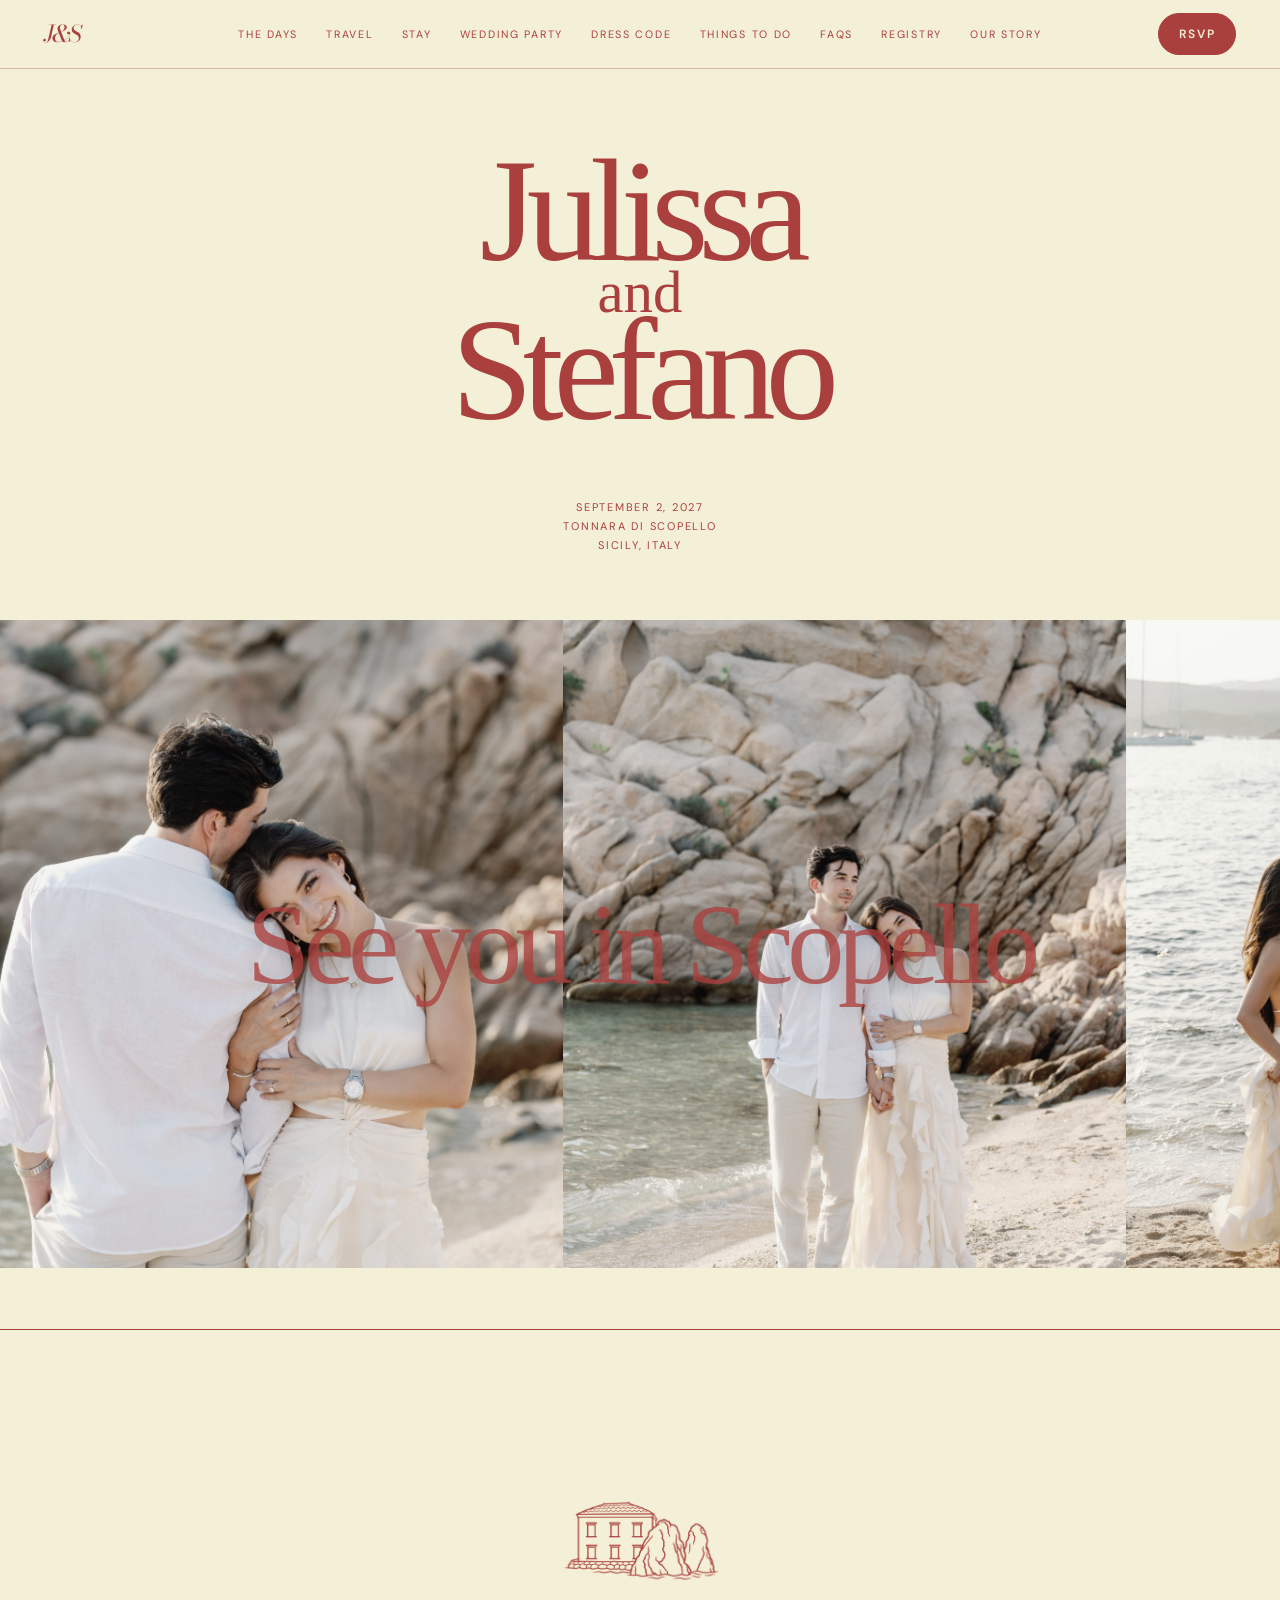
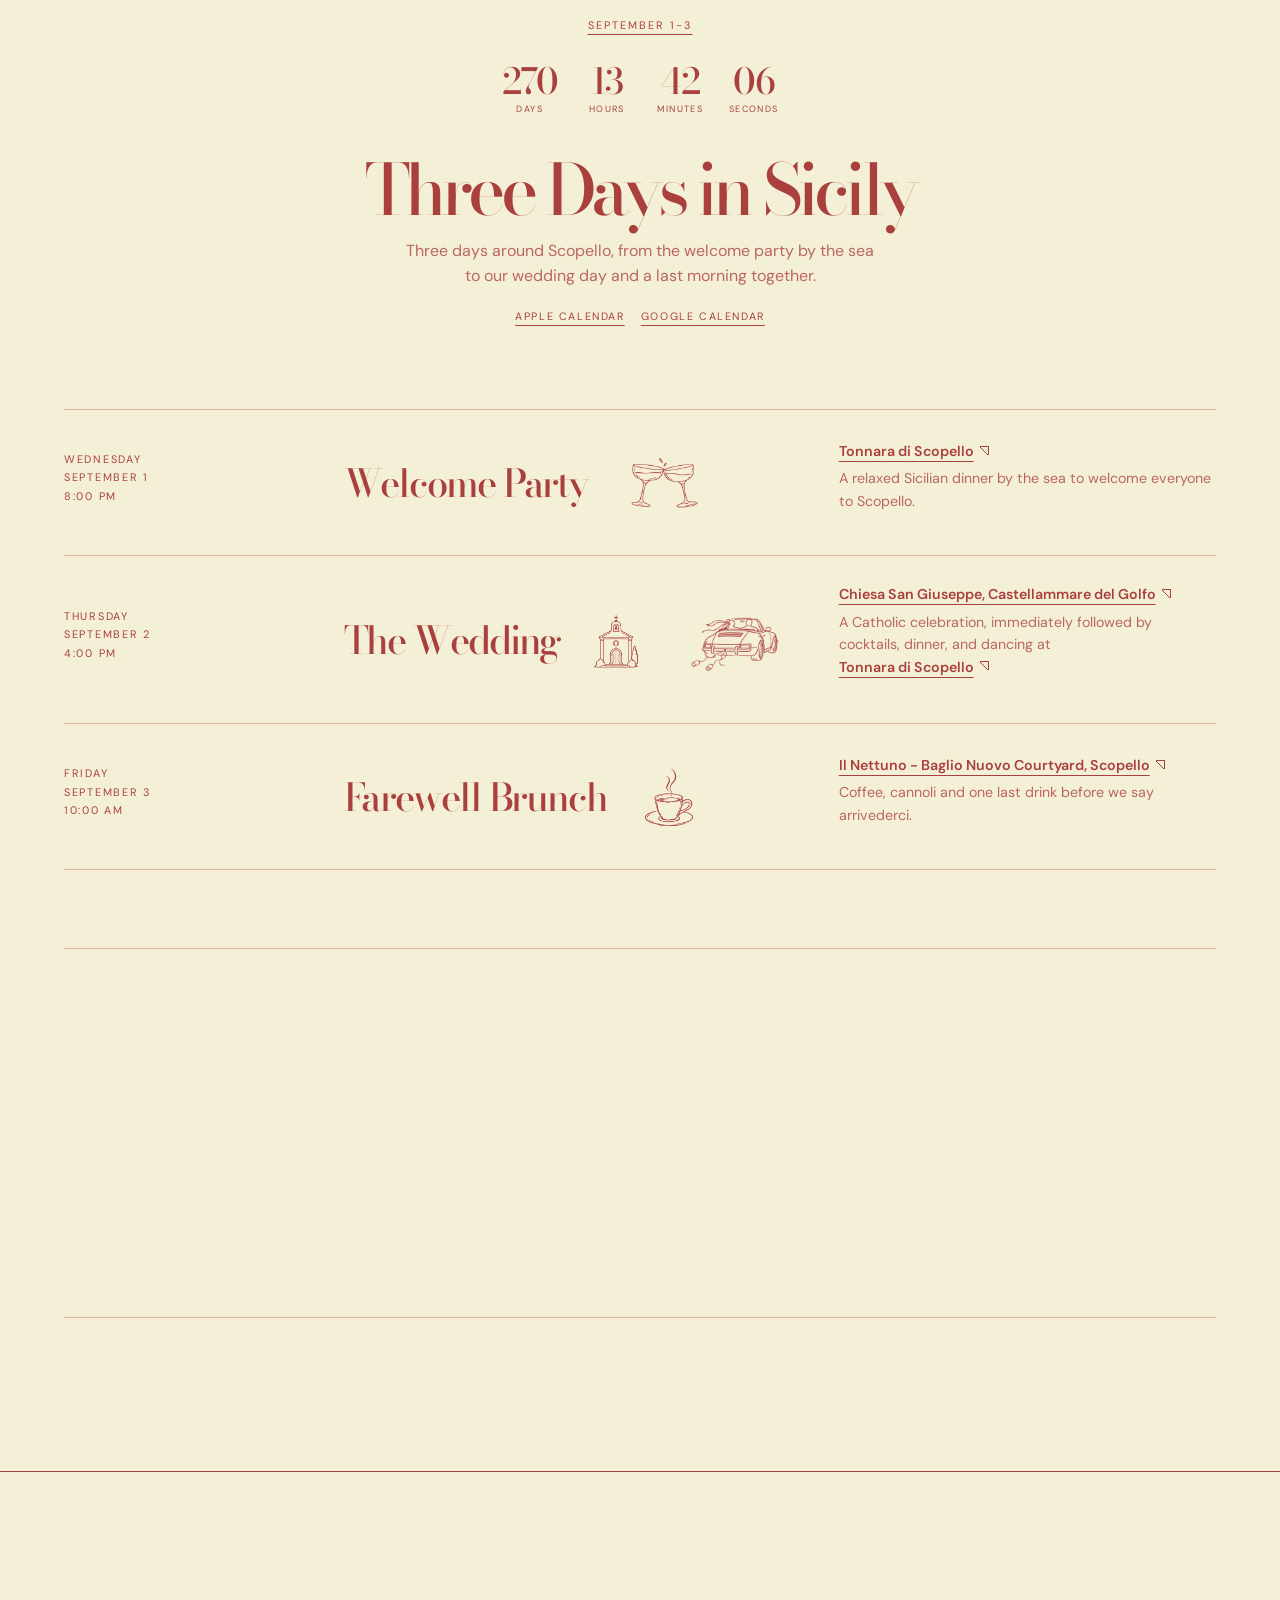
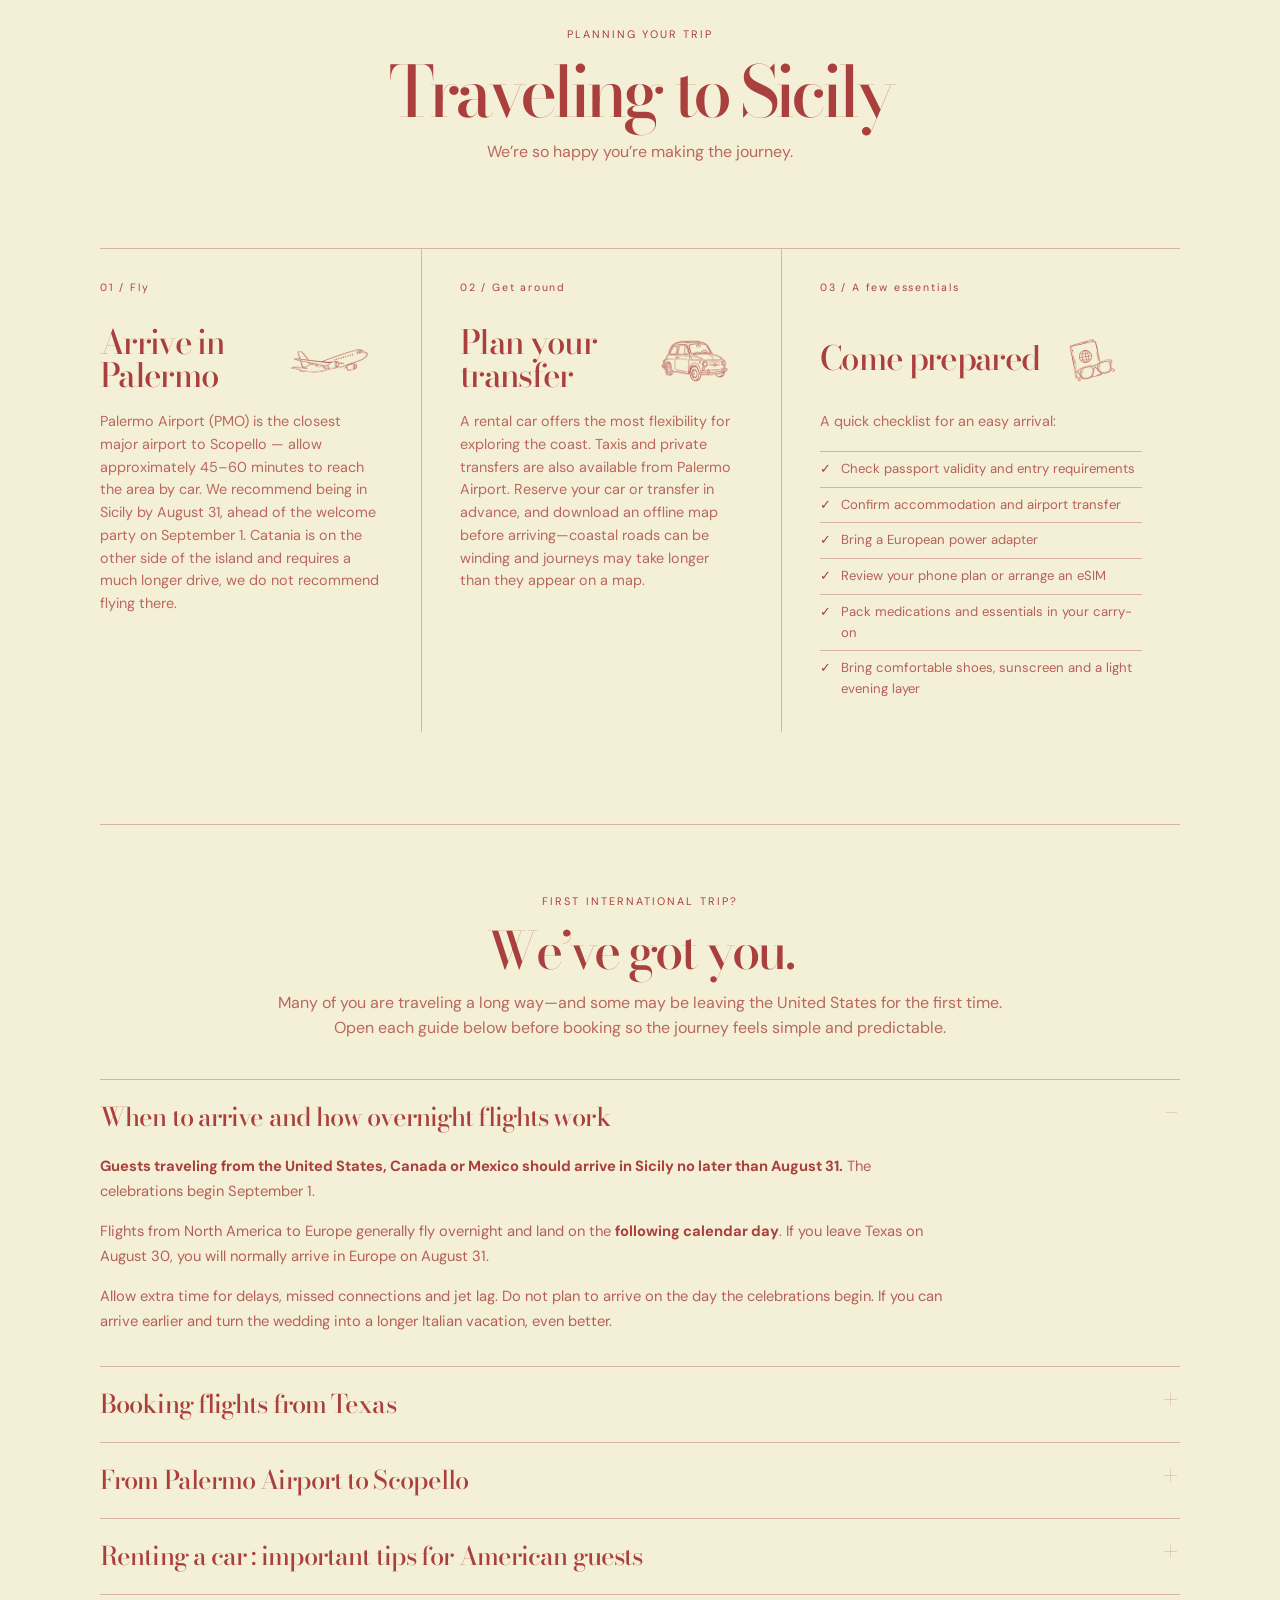
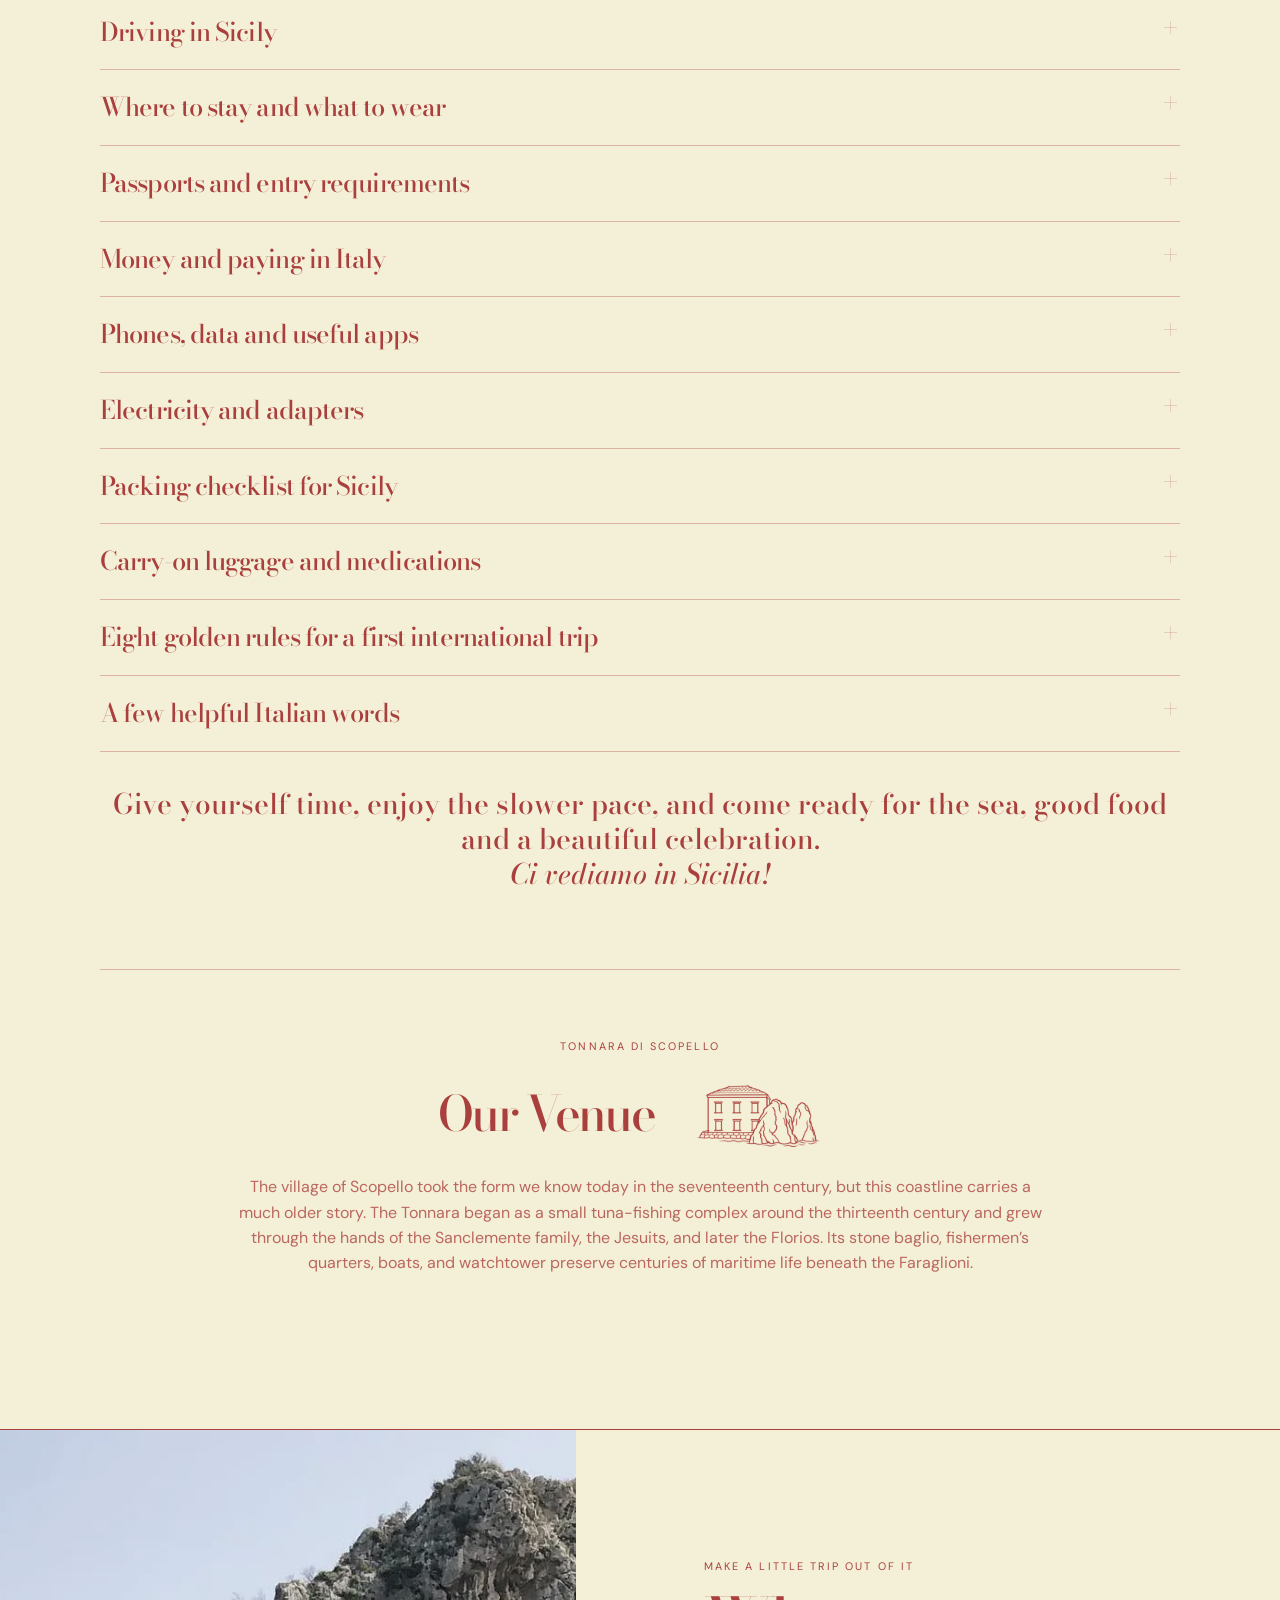
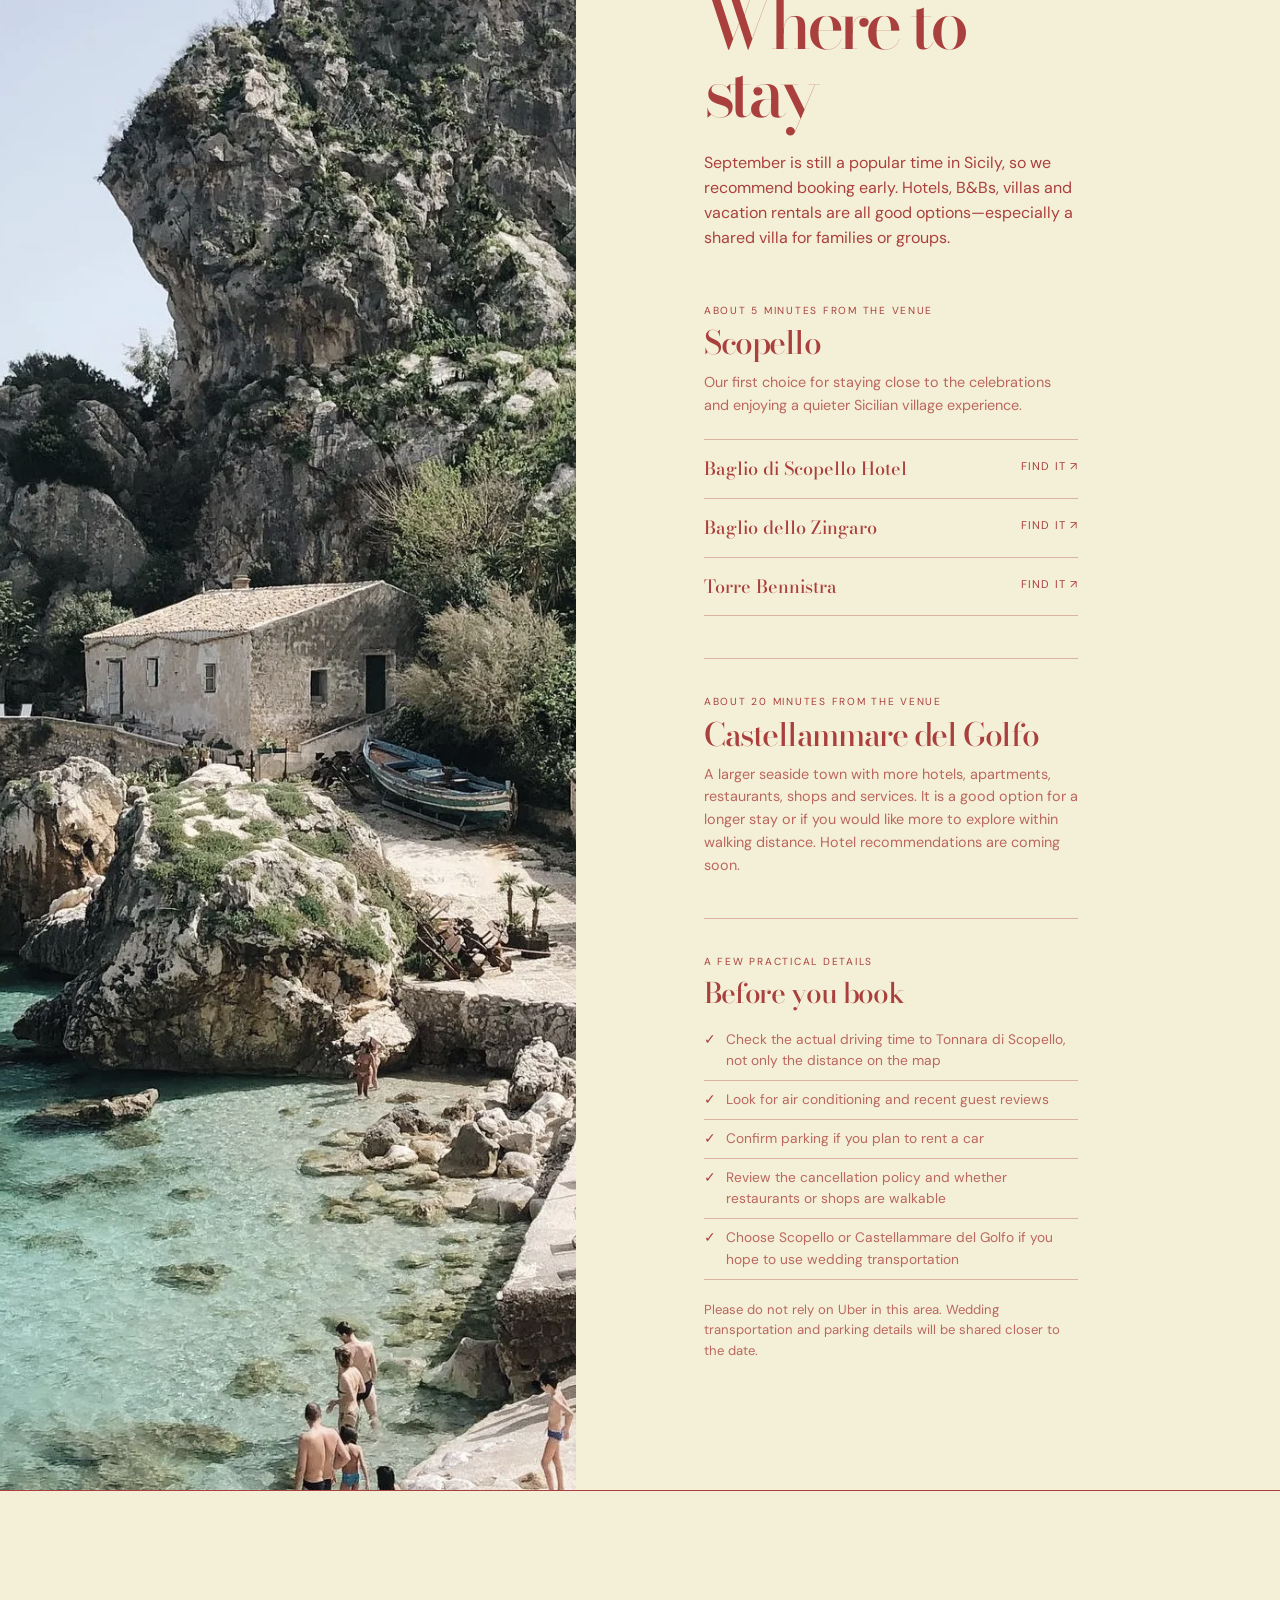
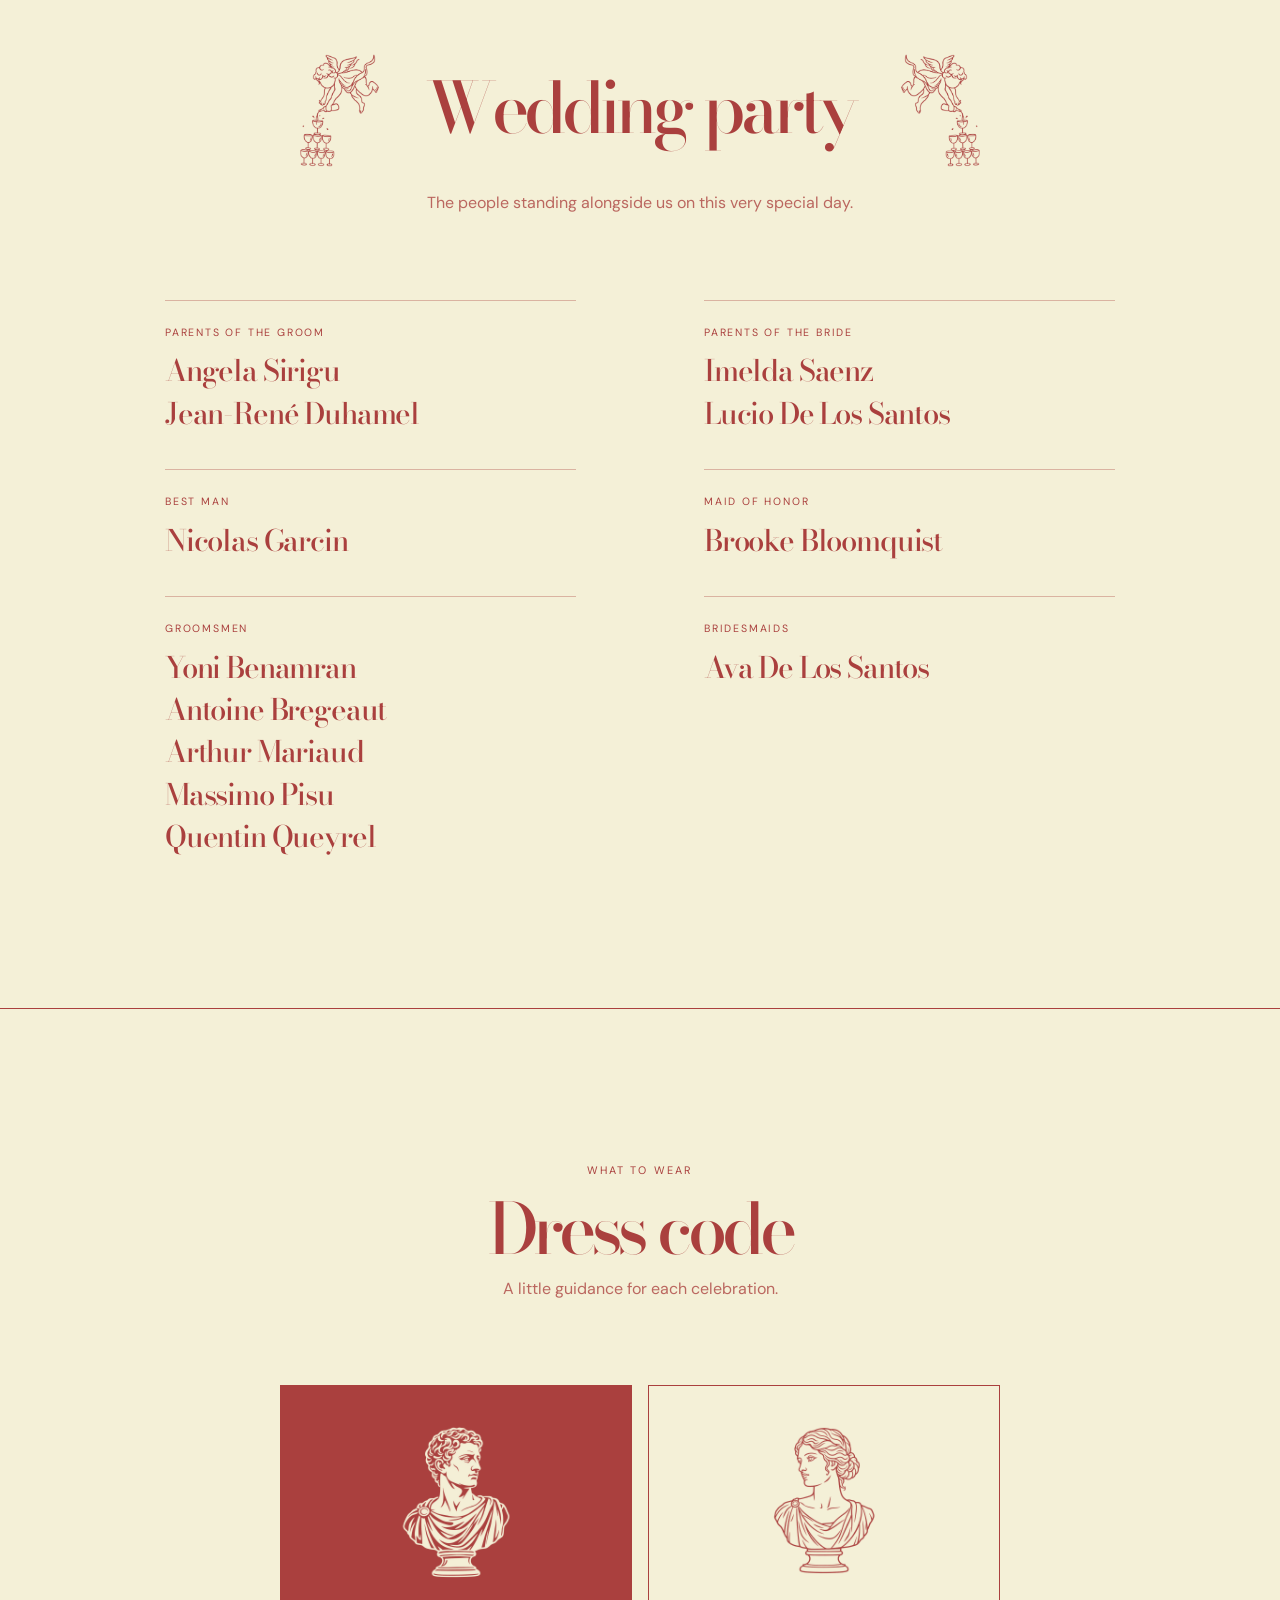
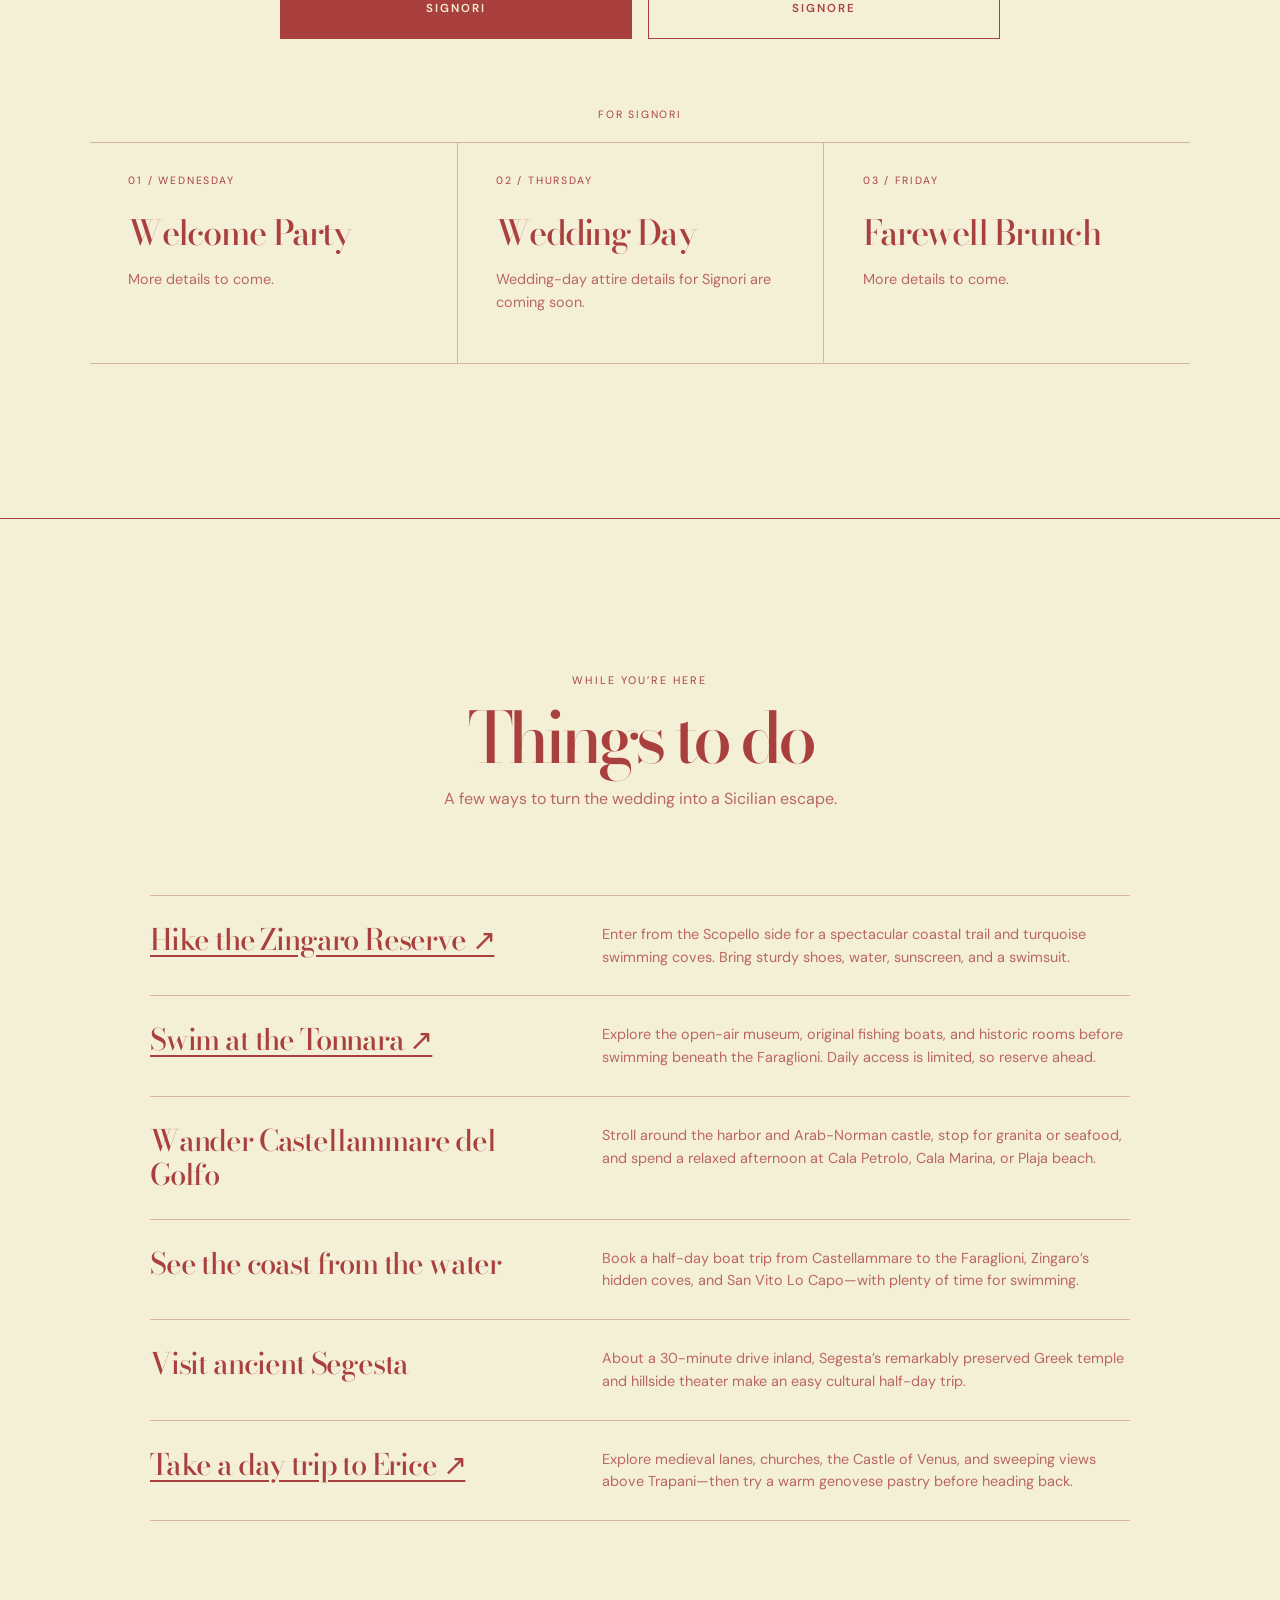
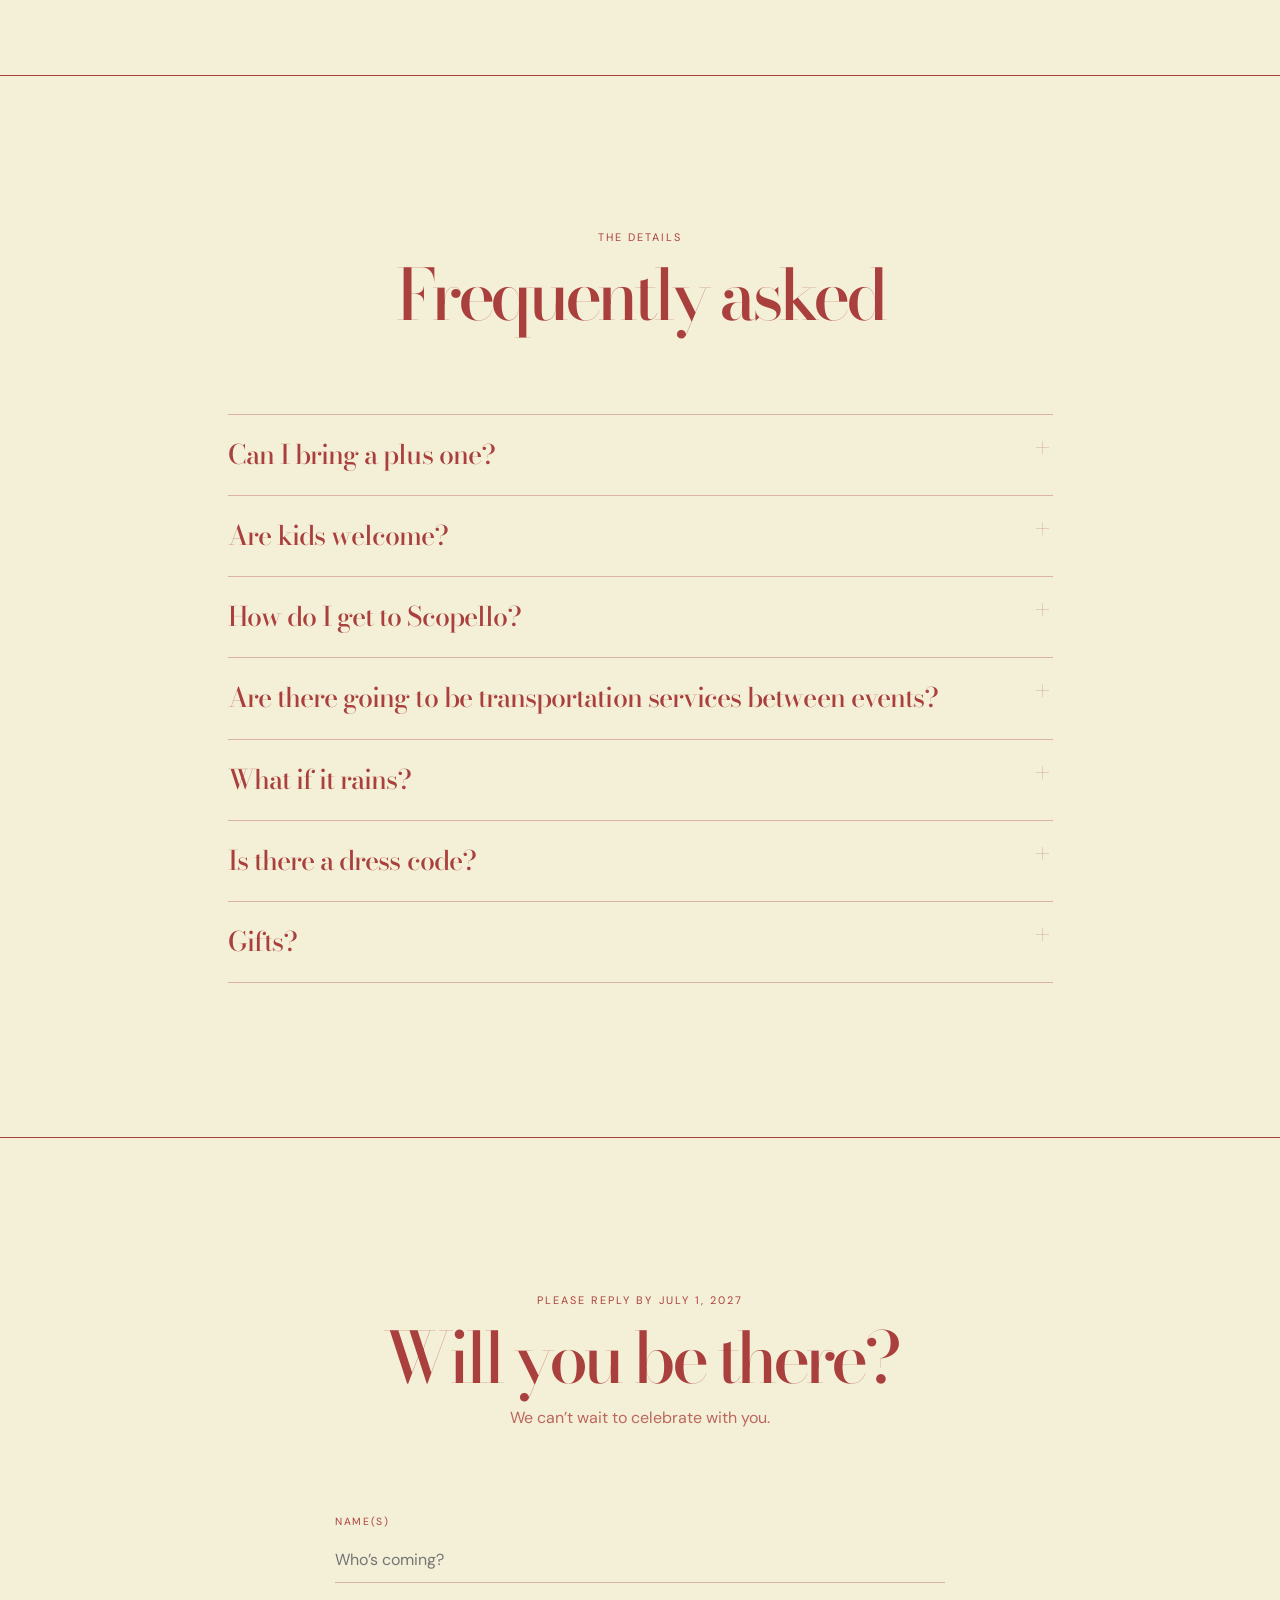
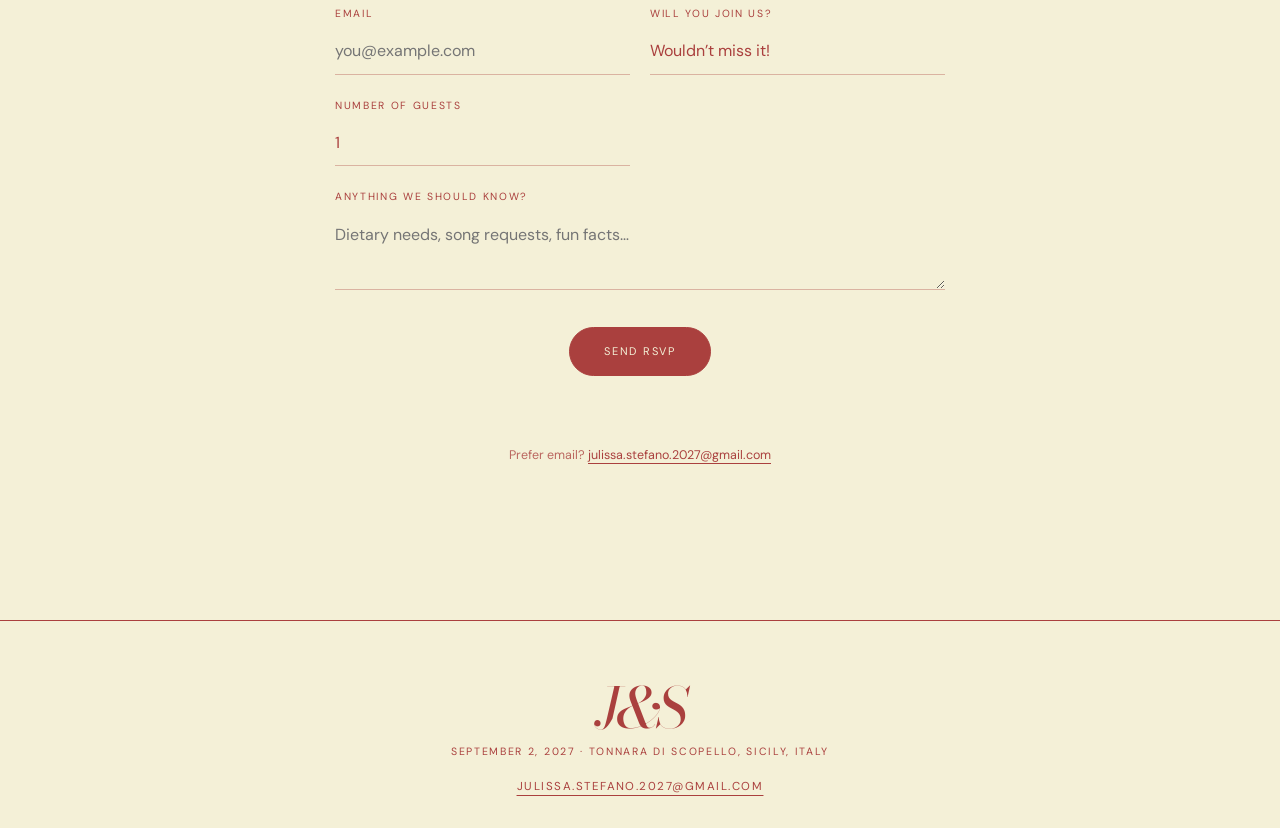
<file: wedding-v2/index.html>
<!doctype html>
<html lang="en">
<head>
  <meta charset="utf-8">
  <meta name="viewport" content="width=device-width, initial-scale=1">
  <meta name="description" content="Julissa & Stefano — September 2, 2027, Tonnara di Scopello, Sicily, Italy">
  <title>Julissa & Stefano — Sicily, 2027</title>
  <link rel="preconnect" href="https://fonts.googleapis.com">
  <link rel="preconnect" href="https://fonts.gstatic.com" crossorigin>
  <link href="https://fonts.googleapis.com/css2?family=Bodoni+Moda:opsz,ital,wght@6..96,0,400;6..96,0,500;6..96,0,600;6..96,0,700;6..96,1,400&family=DM+Sans:opsz,wght@9..40,400;9..40,500;9..40,600&display=swap" rel="stylesheet">
  <style>
    :root {
      --cream: #f4f0d7;
      --paper: #f4f0d7;
      --ink: #aa403e;
      --olive: #aa403e;
      --olive-dark: #aa403e;
      --clay: #aa403e;
      --blush: #f4f0d7;
      --line: rgba(170,64,62,.35);
      --display: "Bodoni Moda", Didot, "Bodoni 72", Georgia, serif;
      --script: "Snell Roundhand", "Edwardian Script ITC", "Brush Script MT", cursive;
      --sans: "DM Sans", Arial, sans-serif;
      --heart-cursor: url("data:image/svg+xml,%3Csvg xmlns='http://www.w3.org/2000/svg' width='24' height='24' viewBox='0 0 24 24'%3E%3Cpath fill='%23aa403e' d='M12 21.35 2.9 12.24A5.7 5.7 0 0 1 11 4.18L12 5.2l1.01-1.02a5.7 5.7 0 0 1 8.09 8.06Z'/%3E%3C/svg%3E") 12 12, pointer;
    }
    * { box-sizing: border-box; }
    html { scroll-behavior: smooth; scroll-padding-top: 72px; }
    body { margin: 0; background: var(--paper); color: var(--ink); font-family: var(--sans); font-size: 16px; line-height: 1.58; }
    body, body * { cursor: var(--heart-cursor); }
    img { display: block; max-width: 100%; }
    a { color: inherit; }
    button, input, select, textarea { font: inherit; }
    .topbar { position: sticky; inset: 0 0 auto; z-index: 10; background: var(--cream); border-bottom: 1px solid var(--line); }
    .topbar__inner { min-height: 68px; max-width: 1400px; padding: 0 3.4vw; margin: auto; display: grid; grid-template-columns: 1fr auto 1fr; align-items: center; }
    .monogram { font-family: var(--display); font-size: 1.45rem; font-style: italic; text-decoration: none; letter-spacing: -.05em; }
    .nav { display: flex; justify-content: center; gap: clamp(15px, 2.2vw, 38px); }
    .nav a, .nav-toggle { color: var(--ink); font-size: .67rem; text-transform: uppercase; letter-spacing: .16em; text-decoration: none; white-space: nowrap; }
    .nav a { position: relative; padding: 8px 0; }
    .nav a::after { content: ""; position: absolute; inset: auto 0 3px; height: 1px; background: currentColor; transform: scaleX(0); transform-origin: right; transition: transform .25s ease; }
    .nav a:hover::after, .nav a:focus-visible::after { transform: scaleX(1); transform-origin: left; }
    .nav-cta { justify-self: end; color: var(--cream); background: var(--ink); border: 1px solid var(--ink); border-radius: 999px; padding: 11px 20px 10px; font-size: .75rem; font-weight: 600; letter-spacing: .15em; text-decoration: none; text-transform: uppercase; }
    .nav-toggle { display: none; justify-self: end; background: none; border: 0; cursor: var(--heart-cursor); padding: 8px 0; }

    .hero { min-height: calc(100svh - 68px); padding: clamp(52px,7vw,105px) 3.4vw 4.8vw; display: flex; flex-direction: column; align-items: center; max-width: 1180px; margin: auto; }
    .hero-copy { position: relative; z-index: 1; text-align: center; }
    .eyebrow { display: none; }
    h1, h2, h3, p { margin-top: 0; }
    h1 { color: var(--ink); font: 400 clamp(4.7rem, 11.5vw, 10rem)/.7 var(--script); letter-spacing: -.07em; margin: 0; }
    h1 span { display: block; margin: .12em 0 .04em; font-size: .4em; line-height: .8; letter-spacing: 0; }
    .hero-date { padding-top: 26px; margin: 0 0 clamp(36px,5vw,68px); font-size: .69rem; line-height: 1.75; letter-spacing: .16em; text-transform: uppercase; }
    .photo-ribbon { position: relative; width: 100vw; overflow: hidden; }
    .ribbon-track { display: flex; width: max-content; animation: ribbon-slide 110s linear infinite; }
    .ribbon-set { display: flex; }
    .ribbon-set img { width: clamp(460px, 44vw, 730px); height: min(760px, 72svh); min-height: 600px; object-fit: cover; filter: saturate(.72) contrast(.95); }
    @keyframes ribbon-slide { from { transform: translateX(0); } to { transform: translateX(-50%); } }
    .ribbon-title { position: absolute; z-index: 1; top: 50%; left: 50%; margin: 0; color: rgba(170,64,62,.78); font: 400 clamp(3.6rem,9vw,8rem)/.75 var(--script); letter-spacing: -.06em; text-shadow: 0 1px 20px rgba(0,0,0,.16); transform: translate(-50%,-50%); white-space: nowrap; pointer-events: none; }

    main > section + section { border-top: 1px solid var(--ink); }
    .section { padding: clamp(85px,12vw,155px) 5vw; }
    .section__head { max-width: 760px; margin: 0 auto clamp(48px,7vw,84px); text-align: center; }
    .section-sticker { display: block; width: clamp(145px, 17vw, 215px); aspect-ratio: 2 / 1; margin: 0 auto 26px; background: var(--ink); -webkit-mask: url("/wedding-v2/images/logo/tonnara2.png") center / contain no-repeat; mask: url("/wedding-v2/images/logo/tonnara2.png") center / contain no-repeat; }
    .section-label { margin: 0 0 15px; color: var(--olive-dark); font-size: .68rem; text-transform: uppercase; letter-spacing: .19em; }
    .section-label a { text-decoration-thickness: 1px; text-underline-offset: 5px; }
    .section__head .countdown { display: flex; justify-content: center; gap: clamp(12px,2.2vw,25px); max-width: none; margin: 30px auto 42px; color: var(--ink); }
    .countdown__unit { display: grid; gap: 5px; min-width: 48px; }
    .countdown__value { font: 500 clamp(1.5rem,2.8vw,2.35rem)/1 var(--display); letter-spacing: -.045em; }
    .countdown__label { font-size: .57rem; line-height: 1; letter-spacing: .15em; text-transform: uppercase; }
    .calendar-links { display: flex; justify-content: center; gap: 16px; margin: 20px 0 0; font-size: .67rem; letter-spacing: .15em; text-transform: uppercase; }
    .calendar-links a { text-underline-offset: 5px; }
    h2 { margin-bottom: 13px; font: 500 clamp(3rem,5.5vw,5.5rem)/.97 var(--display); letter-spacing: -.07em; }
    .section__head > p:not(.section-label) { max-width: 470px; margin: auto; color: rgba(170,64,62,.78); }
    .events { max-width: 1180px; margin: auto; border-top: 1px solid var(--line); }
    .event { display: grid; grid-template-columns: .7fr 1.3fr 1.05fr; gap: 28px; padding: 27px 0 26px; border-bottom: 1px solid var(--line); align-items: center; }
    .event__day { font-size: .68rem; line-height: 1.7; text-transform: uppercase; letter-spacing: .16em; }
    .event__heading { display: flex; align-items: center; justify-content: flex-start; gap: 14px; }
    .event h3 { margin: 0; font: 500 clamp(1.7rem,3vw,2.8rem)/1 var(--display); letter-spacing: -.055em; }
    .event-stickers { display: flex; flex: 0 0 auto; align-items: center; gap: 7px; }
    .event-sticker { display: block; flex: 0 0 auto; width: 122px; height: 92px; background: var(--ink); -webkit-mask-position: center; mask-position: center; -webkit-mask-size: contain; mask-size: contain; -webkit-mask-repeat: no-repeat; mask-repeat: no-repeat; }
    .event-sticker--champagne { -webkit-mask-image: url("/wedding-v2/images/logo/champagne2.png"); mask-image: url("/wedding-v2/images/logo/champagne2.png"); }
    .event-sticker--church { width: 84px; -webkit-mask-image: url("/wedding-v2/images/logo/church2.png"); mask-image: url("/wedding-v2/images/logo/church2.png"); }
    .event-sticker--porsche { width: 136px; -webkit-mask-image: url("/wedding-v2/images/logo/porsche.png"); mask-image: url("/wedding-v2/images/logo/porsche.png"); }
    .event-sticker--espresso { width: 96px; -webkit-mask-image: url("/wedding-v2/images/logo/espresso2.png"); mask-image: url("/wedding-v2/images/logo/espresso2.png"); }
    .event__detail { color: rgba(170,64,62,.78); font-size: .89rem; }
    .event__detail strong { display: block; color: var(--ink); font-weight: 600; }
    .venue-link { display: block; width: fit-content; margin-bottom: 5px; color: var(--ink); font-weight: 600; text-decoration-line: underline; text-decoration-thickness: 1px; text-underline-offset: 5px; }
    .venue-link::after { content: ""; display: inline-block; width: .56em; height: .56em; margin-left: .42em; border-top: 1px solid currentColor; border-right: 1px solid currentColor; background: linear-gradient(to top right, transparent 44%, currentColor 45%, currentColor 54%, transparent 55%); vertical-align: .08em; }
    .event-link { display: block; width: max-content; margin: 32px auto 0; color: var(--olive-dark); font-size: .7rem; text-transform: uppercase; letter-spacing: .13em; text-underline-offset: 5px; }
    .map-widget { max-width: 1180px; margin: clamp(44px,7vw,78px) auto 0; border-top: 1px solid var(--line); border-bottom: 1px solid var(--line); }
    .map-frame { width: 100%; min-height: 360px; border: 0; filter: saturate(.75) contrast(.95); }
    .place-history { max-width: 1080px; margin: clamp(48px,7vw,78px) auto 0; padding-top: clamp(45px,6vw,68px); border-top: 1px solid var(--line); text-align: center; }
    .place-history__heading { display: flex; align-items: center; justify-content: center; gap: 18px; margin-bottom: 18px; }
    .place-history h3 { margin: 0; font: 500 clamp(2rem,3.8vw,3.2rem)/1 var(--display); letter-spacing: -.055em; }
    .place-history__sticker { display: block; flex: 0 0 auto; width: clamp(115px,14vw,170px); height: 86px; background: var(--ink); -webkit-mask: url("/wedding-v2/images/logo/tonnara2.png") center / contain no-repeat; mask: url("/wedding-v2/images/logo/tonnara2.png") center / contain no-repeat; }
    .place-history__copy { max-width: 820px; margin: 0 auto; color: rgba(170,64,62,.78); }
    @media (max-width: 480px) { .place-history__heading { gap: 9px; }.place-history__sticker { width: 92px; height: 64px; } }

    .party { background: var(--cream); }.party-title-row { display: flex; flex-direction: row; align-items: center; justify-content: center; gap: clamp(10px,1.8vw,20px); }.party-title-row h2 { margin-bottom: 0; }.party-sticker { display: block; flex: 0 0 auto; width: clamp(92px,10vw,130px); height: clamp(92px,10vw,130px); background: var(--ink); -webkit-mask: url("/wedding-v2/images/logo/wedding-party-cherub-tower.png") center / contain no-repeat; mask: url("/wedding-v2/images/logo/wedding-party-cherub-tower.png") center / contain no-repeat; }.party-sticker--mirrored { transform: scaleX(-1); }.party-title-row + p { margin-top: 18px !important; }.party-columns { max-width: 950px; margin: auto; display: grid; grid-template-columns: 1fr 1fr; gap: clamp(40px,10vw,160px); }.party-group { border-top: 1px solid var(--line); padding-top: 24px; }.party-group + .party-group { margin-top: 38px; }.party-role { margin: 0 0 12px; font-size: .66rem; letter-spacing: .17em; text-transform: uppercase; }.party-name { margin: 0; font: 500 clamp(1.45rem,2.3vw,2rem)/1.2 var(--display); letter-spacing: -.04em; }.party-name + .party-name { margin-top: 7px; }
    @media (max-width: 480px) { .party-title-row { gap: 7px; }.party-title-row h2 { font-size: 2.15rem; }.party-sticker { width: 50px; height: 58px; } }

    .dress { text-align: center; }.dress-choices { width: min(100%,720px); margin: 0 auto clamp(42px,6vw,68px); display: grid; grid-template-columns: 1fr 1fr; gap: 16px; }.dress-choice { display: grid; justify-items: center; gap: 10px; min-width: 0; padding: 24px 18px 20px; color: var(--ink); background: transparent; border: 1px solid var(--ink); border-radius: 0; cursor: var(--heart-cursor); transition: color .2s, background .2s; }.dress-choice[aria-selected="true"] { color: var(--cream); background: var(--ink); }.dress-bust { display: block; width: min(100%,170px); height: 180px; background: var(--ink); -webkit-mask-position: center; mask-position: center; -webkit-mask-size: contain; mask-size: contain; -webkit-mask-repeat: no-repeat; mask-repeat: no-repeat; }.dress-choice[aria-selected="true"] .dress-bust { background: var(--cream); }.dress-bust--signori { -webkit-mask-image: url("/wedding-v2/images/logo/dress-code-signori.png"); mask-image: url("/wedding-v2/images/logo/dress-code-signori.png"); }.dress-bust--signore { -webkit-mask-image: url("/wedding-v2/images/logo/dress-code-signore.png"); mask-image: url("/wedding-v2/images/logo/dress-code-signore.png"); }.dress-choice__label { font-size: .72rem; font-weight: 600; letter-spacing: .17em; text-transform: uppercase; }.dress-panel { max-width: 1100px; margin: auto; }.dress-panel[hidden] { display: none; }.dress-panel__label { margin: 0 0 18px; font-size: .66rem; letter-spacing: .17em; text-transform: uppercase; }.dress-events { display: grid; grid-template-columns: repeat(3,1fr); border-top: 1px solid var(--line); border-bottom: 1px solid var(--line); text-align: left; }.dress-event { min-height: 220px; padding: 30px clamp(20px,3vw,42px); }.dress-event + .dress-event { border-left: 1px solid var(--line); }.dress-number { margin: 0 0 26px; font-size: .66rem; letter-spacing: .17em; text-transform: uppercase; }.dress-event h3 { margin: 0 0 18px; font: 500 clamp(1.65rem,2.7vw,2.45rem)/1 var(--display); letter-spacing: -.05em; }.dress-event > p:last-child { margin: 0; color: rgba(170,64,62,.78); font-size: .9rem; }
    @media (max-width: 760px) { .dress-choices { width: min(100%,390px); gap: 10px; }.dress-choice { padding: 18px 8px 15px; }.dress-bust { height: 135px; }.dress-events { grid-template-columns: 1fr; }.dress-event { min-height: 0; padding: 28px 0; }.dress-event + .dress-event { border-left: 0; border-top: 1px solid var(--line); } }

    .split { display: grid; grid-template-columns: minmax(300px,.9fr) minmax(360px,1.1fr); min-height: 720px; background: var(--cream); }
    .split__photo img { width: 100%; height: 100%; min-height: 560px; object-fit: cover; filter: saturate(.8); }
    .split__copy { display: flex; flex-direction: column; justify-content: center; max-width: 630px; padding: clamp(70px,10vw,150px) clamp(38px,10vw,142px); }
    .split__copy h2 { margin-bottom: 23px; }
    .split__copy > p { max-width: 455px; }
    .stay-area { margin-top: 36px; }.stay-area + .stay-area { margin-top: 42px; padding-top: 35px; border-top: 1px solid var(--line); }.stay-area__eyebrow { margin: 0 0 8px; font-size: .64rem; letter-spacing: .17em; text-transform: uppercase; }.stay-area h3 { margin: 0 0 12px; font: 500 clamp(1.65rem,2.5vw,2.2rem)/1 var(--display); letter-spacing: -.045em; }.stay-area__copy { margin: 0; color: rgba(170,64,62,.78); font-size: .9rem; }.stay-list { margin: 23px 0 0; padding: 0; list-style: none; border-top: 1px solid var(--line); }.stay-tips { margin-top: 42px; padding-top: 35px; border-top: 1px solid var(--line); }.stay-tips h3 { margin: 0 0 14px; font: 500 clamp(1.45rem,2.2vw,1.9rem)/1 var(--display); letter-spacing: -.04em; }.stay-checklist { margin: 0; padding: 0; list-style: none; }.stay-checklist li { position: relative; padding: 8px 0 8px 22px; border-bottom: 1px solid var(--line); color: rgba(170,64,62,.78); font-size: .86rem; }.stay-checklist li::before { content: "✓"; position: absolute; left: 0; color: var(--ink); }.stay-note { margin: 20px 0 0; color: rgba(170,64,62,.78); font-size: .82rem; }
    .stay-list li { padding: 18px 0; border-bottom: 1px solid var(--line); }
    .stay-list a { display: flex; justify-content: space-between; gap: 15px; text-decoration: none; }
    .stay-list strong { font: 500 1.13rem/1.2 var(--display); }
    .stay-list span { color: var(--olive-dark); font-size: .7rem; text-transform: uppercase; letter-spacing: .1em; white-space: nowrap; }
    .faq { background: var(--cream); }.faq-wrap { max-width: 825px; margin: auto; }.faq-list { border-top: 1px solid var(--line); }
    details { border-bottom: 1px solid var(--line); }summary { cursor: var(--heart-cursor); position: relative; padding: 24px 43px 24px 0; list-style: none; font: 500 clamp(1.35rem,2.1vw,1.75rem)/1.2 var(--display); letter-spacing: -.035em; }summary::-webkit-details-marker { display: none; }summary::after { content: "+"; position: absolute; right: 2px; top: 18px; font: 400 2rem/1 var(--display); }details[open] summary::after { content: "−"; }details p { max-width: 600px; padding: 0 42px 25px 0; margin: 0; color: rgba(170,64,62,.78); }

    .travel { background: var(--cream); }.travel-grid { max-width: 1080px; margin: auto; display: grid; grid-template-columns: repeat(3, 1fr); border-top: 1px solid var(--line); }.travel-item { min-height: 260px; padding: 31px clamp(20px,3vw,47px) 25px 0; margin-right: clamp(20px,3vw,47px); border-right: 1px solid var(--line); }.travel-item:last-child { border-right: 0; margin-right: 0; }.travel-number { margin: 0 0 26px; font-size: .66rem; letter-spacing: .17em; }.travel-heading { display: flex; align-items: center; gap: 10px; margin-bottom: 15px; }.travel-item h3 { margin: 0; font: 500 clamp(1.6rem,2.6vw,2.35rem)/1 var(--display); letter-spacing: -.05em; }.travel-sticker { display: block; flex: 0 0 auto; width: 94px; height: 72px; background: var(--ink); -webkit-mask-position: center; mask-position: center; -webkit-mask-size: contain; mask-size: contain; -webkit-mask-repeat: no-repeat; mask-repeat: no-repeat; }.travel-sticker--plane { width: 108px; -webkit-mask-image: url("/wedding-v2/images/logo/travel-plane.png"); mask-image: url("/wedding-v2/images/logo/travel-plane.png"); }.travel-sticker--car { -webkit-mask-image: url("/wedding-v2/images/logo/travel-car.png"); mask-image: url("/wedding-v2/images/logo/travel-car.png"); }.travel-sticker--passport { width: 82px; -webkit-mask-image: url("/wedding-v2/images/logo/travel-passport-sunglasses.png"); mask-image: url("/wedding-v2/images/logo/travel-passport-sunglasses.png"); }.travel-item > p:not(.travel-number) { margin: 0; color: rgba(170,64,62,.78); font-size: .9rem; }.travel-checklist { margin: 18px 0 0; padding: 0; list-style: none; text-align: left; }.travel-checklist li { position: relative; padding: 7px 0 7px 21px; border-top: 1px solid var(--line); color: rgba(170,64,62,.82); font-size: .82rem; }.travel-checklist li::before { content: "✓"; position: absolute; left: 0; color: var(--ink); }.travel-link { color: var(--ink); text-underline-offset: 4px; }
    .travel-guide { max-width: 1080px; margin: clamp(58px,8vw,92px) auto 0; padding-top: clamp(45px,6vw,68px); border-top: 1px solid var(--line); }.travel-guide__intro { max-width: 760px; margin: 0 auto 38px; text-align: center; }.travel-guide__intro h3 { margin: 7px 0 15px; font: 500 clamp(2.3rem,4vw,3.6rem)/.98 var(--display); letter-spacing: -.055em; }.travel-guide__intro p:last-child { margin: 0; color: rgba(170,64,62,.78); }.travel-guide__list { border-top: 1px solid var(--line); }.travel-guide details { border-bottom: 1px solid var(--line); }.travel-guide summary { padding: 22px 45px 22px 0; font-size: clamp(1.25rem,2vw,1.7rem); }.travel-guide__body { padding: 0 0 32px; color: rgba(170,64,62,.82); font-size: .92rem; line-height: 1.7; }.travel-guide__body p { max-width: 850px; padding: 0; margin: 0 0 15px; color: inherit; }.travel-guide__body p:last-child { margin-bottom: 0; }.travel-guide__body h4 { margin: 25px 0 8px; color: var(--ink); font: 500 1.25rem/1.2 var(--display); letter-spacing: -.025em; }.travel-guide__body ul { max-width: 850px; margin: 10px 0 18px; padding: 0; list-style: none; }.travel-guide__body li { position: relative; padding: 5px 0 5px 22px; }.travel-guide__body li::before { content: "✓"; position: absolute; left: 0; color: var(--ink); }.travel-guide__body strong { color: var(--ink); }.travel-guide__address { padding-left: 18px !important; border-left: 1px solid var(--line); }.travel-guide__words { display: grid; grid-template-columns: repeat(2,minmax(0,1fr)); gap: 0 28px; }.travel-guide__words li { border-bottom: 1px solid var(--line); }.travel-guide__closing { margin-top: 34px; text-align: center; font: 500 clamp(1.35rem,2.2vw,1.8rem)/1.25 var(--display); color: var(--ink); }

    .things { text-align: center; }.things-list { max-width: 980px; margin: 0 auto; padding: 0; list-style: none; border-top: 1px solid var(--line); text-align: left; }.things-list li { display: grid; grid-template-columns: 2.2fr 3fr; gap: clamp(24px,5vw,72px); padding: 27px 0; border-bottom: 1px solid var(--line); }.things-list strong { font: 500 clamp(1.35rem,2.3vw,1.9rem)/1.15 var(--display); letter-spacing: -.04em; }.things-list span { color: rgba(170,64,62,.78); font-size: .9rem; }.things-list a { color: inherit; text-underline-offset: 5px; }

    .rsvp { background: var(--cream); color: var(--ink); }.rsvp .section-label { color: var(--ink); }.rsvp .section__head > p:not(.section-label) { color: rgba(170,64,62,.78); }.rsvp-form { width: min(100%,610px); margin: auto; display: grid; grid-template-columns: 1fr 1fr; gap: 23px 20px; }.field { display: grid; gap: 8px; }.field--full { grid-column: 1 / -1; }.field label { font-size: .65rem; letter-spacing: .16em; text-transform: uppercase; }.field input,.field select,.field textarea { width: 100%; appearance: none; color: var(--ink); background: transparent; border: 0; border-bottom: 1px solid var(--line); border-radius: 0; padding: 8px 0 10px; outline: none; }.field option { color: var(--ink); }.field textarea { resize: vertical; min-height: 76px; }.field input:focus,.field select:focus,.field textarea:focus { border-color: var(--ink); }.form-submit { grid-column: 1 / -1; justify-self: center; margin-top: 14px; padding: 15px 34px; border: 1px solid var(--ink); background: var(--ink); color: var(--paper); cursor: var(--heart-cursor); border-radius: 999px; font-size: .69rem; letter-spacing: .16em; text-transform: uppercase; transition: background .2s, color .2s; }.form-submit:hover { color: var(--ink); background: transparent; }.form-status { grid-column: 1 / -1; min-height: 1.3em; margin: -5px 0 0; text-align: center; font-size: .87rem; }.rsvp-email { margin: 34px auto 0; text-align: center; font-size: .78rem; color: rgba(170,64,62,.78); }.rsvp-email a { color: var(--ink); text-underline-offset: 4px; }
    .footer { border-top: 1px solid var(--ink); padding: 65px 5vw 30px; background: var(--cream); color: var(--ink); text-align: center; }.footer-mark { margin: 0 0 13px; font: italic 3.5rem/.8 var(--display); letter-spacing: -.07em; }.footer p:not(.footer-mark) { margin: 0; font-size: .66rem; letter-spacing: .16em; text-transform: uppercase; }.footer-email { display: inline-block; margin-top: 18px; font-size: .72rem; letter-spacing: .13em; text-transform: uppercase; text-underline-offset: 5px; }
    @media (max-width: 760px) { .topbar__inner { grid-template-columns: 1fr auto auto; gap: 14px; padding: 0 18px; }.nav-cta { display: block; padding: 9px 14px 8px; font-size: .68rem; }.nav-toggle { display: block; }.nav { display: none; position: absolute; top: 68px; left: 0; right: 0; padding: 17px 21px 22px; flex-direction: column; gap: 7px; background: var(--paper); border-bottom: 1px solid var(--line); }.nav.is-open { display: flex; }.nav a { padding: 9px 0; }.hero { min-height: auto; padding: 62px 0 0; }.hero-copy { padding: 0 21px; }.ribbon-set img { width: min(170vw, 660px); min-height: 540px; height: min(700px, 70svh); object-position: center; }.hero-date { margin: 30px 0 38px; } h1 { font-size: clamp(4.7rem,22vw,6.8rem); }.section__head .countdown { gap: 11px; margin: 27px auto 38px; }.countdown__unit { min-width: 43px; }.calendar-links { flex-wrap: wrap; gap: 10px 18px; }.event { grid-template-columns: 1fr; gap: 7px; padding: 25px 0; }.event__heading { justify-content: flex-start; gap: 10px; }.event-sticker { width: 96px; height: 76px; }.event-sticker--church { width: 66px; }.event-sticker--porsche { width: 106px; }.event-sticker--espresso { width: 76px; }.event__detail { margin: 7px 0 0; }.map-frame { min-height: 310px; }.split { grid-template-columns: 1fr; }.split__photo { min-height: 400px; }.split__photo img { min-height: 400px; }.split__copy { padding: 75px 27px; }.party-columns { grid-template-columns: 1fr; gap: 38px; }.travel-grid { grid-template-columns: 1fr; }.travel-item { min-height: 0; padding: 27px 0; margin: 0; border-right: 0; border-bottom: 1px solid var(--line); }.travel-item:last-child { border-bottom: 0; }.travel-number { margin-bottom: 16px; }.travel-sticker { width: 88px; height: 66px; }.travel-sticker--plane { width: 100px; }.travel-sticker--passport { width: 76px; }.travel-guide__words { grid-template-columns: 1fr; }.things-list li { grid-template-columns: 1fr; gap: 8px; }.rsvp-form { grid-template-columns: 1fr; }.field--full,.form-submit,.form-status { grid-column: auto; } }
  </style>
</head>
<body>
  <header class="topbar">
    <div class="topbar__inner">
      <a class="monogram" href="#top" aria-label="Back to top">J&S</a>
      <button class="nav-toggle" type="button" aria-expanded="false" aria-controls="site-nav">Menu</button>
      <nav class="nav" id="site-nav" aria-label="Main navigation">
        <a href="#weekend">The days</a><a href="#travel">Travel</a><a href="#stay">Stay</a><a href="#party">Wedding party</a><a href="#dress-code">Dress code</a><a href="#things">Things to do</a><a href="#faq">FAQs</a><a href="/wedding-v2/registry.html">Registry</a><a href="/wedding-v2/our-story.html">Our story</a>
      </nav>
      <a class="nav-cta" href="#rsvp">RSVP</a>
    </div>
  </header>

  <main id="top">
    <section class="hero" aria-labelledby="names">
      <div class="hero-copy">
        <h1 id="names">Julissa <span>and</span> Stefano</h1>
        <br><br>
        <p class="hero-date">September 2, 2027<br>Tonnara di Scopello<br>Sicily, Italy</p>
      </div>
      <div class="photo-ribbon" aria-label="Julissa and Stefano engagement photographs">
        <div class="ribbon-track">
          <div class="ribbon-set">
            <img src="/wedding-v2/images/slideshow-web/engagement_photoshoot_porto_cervo-7.jpg" alt="Julissa and Stefano together by the sea"><img src="/wedding-v2/images/slideshow-web/engagement_photoshoot_porto_cervo-14.jpg" alt=""><img src="/wedding-v2/images/slideshow-web/engagement_photoshoot_porto_cervo-26.jpg" alt=""><img src="/wedding-v2/images/slideshow-web/engagement_photoshoot_porto_cervo-37.jpg" alt=""><img src="/wedding-v2/images/slideshow-web/engagement_photoshoot_porto_cervo-84.jpg" alt=""><img src="/wedding-v2/images/slideshow-web/engagement_photoshoot_porto_cervo-96.jpg" alt=""><img src="/wedding-v2/images/slideshow-web/engagement_photoshoot_porto_cervo-113.jpg" alt=""><img src="/wedding-v2/images/slideshow-web/engagement_photoshoot_porto_cervo-123.jpg" alt=""><img src="/wedding-v2/images/slideshow-web/engagement_photoshoot_porto_cervo-128.jpg" alt="">
          </div>
          <div class="ribbon-set" aria-hidden="true">
            <img src="/wedding-v2/images/slideshow-web/engagement_photoshoot_porto_cervo-7.jpg" alt=""><img src="/wedding-v2/images/slideshow-web/engagement_photoshoot_porto_cervo-14.jpg" alt=""><img src="/wedding-v2/images/slideshow-web/engagement_photoshoot_porto_cervo-26.jpg" alt=""><img src="/wedding-v2/images/slideshow-web/engagement_photoshoot_porto_cervo-37.jpg" alt=""><img src="/wedding-v2/images/slideshow-web/engagement_photoshoot_porto_cervo-84.jpg" alt=""><img src="/wedding-v2/images/slideshow-web/engagement_photoshoot_porto_cervo-96.jpg" alt=""><img src="/wedding-v2/images/slideshow-web/engagement_photoshoot_porto_cervo-113.jpg" alt=""><img src="/wedding-v2/images/slideshow-web/engagement_photoshoot_porto_cervo-123.jpg" alt=""><img src="/wedding-v2/images/slideshow-web/engagement_photoshoot_porto_cervo-128.jpg" alt="">
          </div>
        </div>
        <p class="ribbon-title">See you in Scopello</p>
      </div>
    </section>

    <section class="section" id="weekend" aria-labelledby="weekend-title">
      <div class="section__head"><span class="section-sticker" role="img" aria-label="Illustration of Tonnara di Scopello"></span><p class="section-label"><a href="/wedding-v2/julissa-stefano-wedding.ics">September 1-3</a></p><div class="countdown" id="countdown" data-date="2027-09-01T20:00:00+02:00" aria-label="Countdown to the wedding celebrations">Counting down to Sicily...</div><h2 id="weekend-title">Three Days in Sicily</h2><p>Three days around Scopello, from the welcome party by the sea to our wedding day and a last morning together.</p><div class="calendar-links"><a href="/wedding-v2/julissa-stefano-wedding.ics">Apple Calendar</a><a href="https://calendar.google.com/calendar/render?action=TEMPLATE&amp;text=Julissa%20%26%20Stefano%27s%20Wedding%20in%20Sicily&amp;dates=20270901T180000Z/20270903T110000Z&amp;details=Three%20days%20in%20Scopello%20to%20celebrate%20Julissa%20and%20Stefano.%20Welcome%20Party%3A%20September%201%2C%208%3A00%20PM%20at%20Tonnara%20di%20Scopello.%20Wedding%3A%20September%202%2C%204%3A00%20PM%20at%20Chiesa%20San%20Giuseppe%2C%20followed%20by%20cocktails%2C%20dinner%20and%20dancing%20at%20Tonnara%20di%20Scopello.%20Farewell%20Brunch%3A%20September%203%2C%2010%3A00%20AM%20at%20Ristorante%20Bar%20Nettuno%20Scopello.&amp;location=Scopello%2C%20Sicily%2C%20Italy&amp;ctz=Europe%2FRome" target="_blank" rel="noopener">Google Calendar</a></div></div>
      <div class="events">
        <article class="event"><p class="event__day">Wednesday<br>September 1<br>8:00 PM</p><div class="event__heading"><h3>Welcome Party</h3><span class="event-stickers" aria-hidden="true"><span class="event-sticker event-sticker--champagne"></span></span></div><p class="event__detail"><a class="venue-link" href="https://www.google.com/maps/search/?api=1&amp;query=Tonnara%20di%20Scopello%2C%20Scopello%2C%20Sicily%2C%20Italy" target="_blank" rel="noopener">Tonnara di Scopello</a>A relaxed Sicilian dinner by the sea to welcome everyone to Scopello.</p></article>
        <article class="event"><p class="event__day">Thursday<br>September 2<br>4:00 PM</p><div class="event__heading"><h3>The Wedding</h3><span class="event-stickers" aria-hidden="true"><span class="event-sticker event-sticker--church"></span><span class="event-sticker event-sticker--porsche"></span></span></div><p class="event__detail"><a class="venue-link" href="https://www.google.com/maps/search/?api=1&amp;query=Chiesa%20San%20Giuseppe%2C%20Castellammare%20del%20Golfo%2C%20Sicily%2C%20Italy" target="_blank" rel="noopener">Chiesa San Giuseppe, Castellammare del Golfo</a>A Catholic celebration, immediately followed by cocktails, dinner, and dancing at <a class="venue-link" href="https://www.google.com/maps/search/?api=1&amp;query=Tonnara%20di%20Scopello%2C%20Scopello%2C%20Sicily%2C%20Italy" target="_blank" rel="noopener">Tonnara di Scopello</a></p></article>
        <article class="event"><p class="event__day">Friday<br>September 3<br>10:00 AM</p><div class="event__heading"><h3>Farewell Brunch</h3><span class="event-stickers" aria-hidden="true"><span class="event-sticker event-sticker--espresso"></span></span></div><p class="event__detail"><a class="venue-link" href="https://www.google.com/maps/search/?api=1&amp;query=Ristorante%20Bar%20Nettuno%20Scopello%2C%20Sicily%2C%20Italy" target="_blank" rel="noopener">Il Nettuno - Baglio Nuovo Courtyard, Scopello</a>Coffee, cannoli and one last drink before we say arrivederci.</p></article>
      </div>
      <div class="map-widget" aria-label="Map centered on Tonnara di Scopello">
        <iframe class="map-frame" title="Tonnara di Scopello on the map" loading="lazy" src="https://www.google.com/maps?q=Tonnara%20di%20Scopello%2C%20Scopello%2C%20Sicily%2C%20Italy&amp;output=embed"></iframe>
      </div>
    </section>

    <section class="section travel" id="travel" aria-labelledby="travel-title">
      <div class="section__head"><p class="section-label">Planning your trip</p><h2 id="travel-title">Traveling to Sicily</h2><p>We’re so happy you’re making the journey.</p></div>
      <div class="travel-grid">
        <article class="travel-item"><p class="travel-number">01 / Fly</p><div class="travel-heading"><h3>Arrive in Palermo</h3><span class="travel-sticker travel-sticker--plane" aria-hidden="true"></span></div><p>Palermo Airport (PMO) is the closest major airport to Scopello — allow approximately 45–60 minutes to reach the area by car. We recommend being in Sicily by August 31, ahead of the welcome party on September 1. Catania is on the other side of the island and requires a much longer drive, we do not recommend flying there.</p></article>
        <article class="travel-item"><p class="travel-number">02 / Get around</p><div class="travel-heading"><h3>Plan your transfer</h3><span class="travel-sticker travel-sticker--car" aria-hidden="true"></span></div><p>A rental car offers the most flexibility for exploring the coast. Taxis and private transfers are also available from Palermo Airport. Reserve your car or transfer in advance, and download an offline map before arriving—coastal roads can be winding and journeys may take longer than they appear on a map.</p></article>
        <article class="travel-item"><p class="travel-number">03 / A few essentials</p><div class="travel-heading"><h3>Come prepared</h3><span class="travel-sticker travel-sticker--passport" aria-hidden="true"></span></div><p>A quick checklist for an easy arrival:</p><ul class="travel-checklist"><li>Check passport validity and entry requirements</li><li>Confirm accommodation and airport transfer</li><li>Bring a European power adapter</li><li>Review your phone plan or arrange an eSIM</li><li>Pack medications and essentials in your carry-on</li><li>Bring comfortable shoes, sunscreen and a light evening layer</li></ul></article>
      </div>
      <div class="travel-guide" id="first-trip-guide">
        <div class="travel-guide__intro"><p class="section-label">First international trip?</p><h3>We’ve got you.</h3><p>Many of you are traveling a long way—and some may be leaving the United States for the first time. Open each guide below before booking so the journey feels simple and predictable.</p></div>
        <div class="travel-guide__list">
          <details open><summary>When to arrive and how overnight flights work</summary><div class="travel-guide__body"><p><strong>Guests traveling from the United States, Canada or Mexico should arrive in Sicily no later than August 31.</strong> The celebrations begin September 1.</p><p>Flights from North America to Europe generally fly overnight and land on the <strong>following calendar day</strong>. If you leave Texas on August 30, you will normally arrive in Europe on August 31.</p><p>Allow extra time for delays, missed connections and jet lag. Do not plan to arrive on the day the celebrations begin. If you can arrive earlier and turn the wedding into a longer Italian vacation, even better.</p></div></details>
          <details><summary>Booking flights from Texas</summary><div class="travel-guide__body"><h4>Your final destination</h4><p>Search from your home airport to <strong>Palermo Falcone Borsellino Airport (PMO)</strong>. There are no direct flights from Texas to Palermo, so expect at least one connection. Book the complete itinerary together—you do not need to purchase each flight separately.</p><p>Your connection may be through Rome, Milan, Paris, Frankfurt, Munich, Madrid, London or another European hub. Avoid very short international connections: allow time for immigration, security, terminal changes and unfamiliar airports.</p><h4>Do I need to stay overnight during my connection?</h4><p>No. Most guests can connect in Europe and continue directly to Palermo. A night or two in the connecting city is optional if you would enjoy breaking up the journey.</p><h4>What about Trapani?</h4><p>Trapani–Birgi Airport (TPS) is also about 52 km from the venue and may suit some itineraries, but Palermo generally offers more practical options from North America. We do not recommend Catania; it is on the other side of Sicily.</p></div></details>
          <details><summary>From Palermo Airport to Scopello</summary><div class="travel-guide__body"><p>After landing, allow approximately 45–60 minutes by car to reach Scopello. We recommend either:</p><ul><li><strong>Renting a car</strong> if you want independence and plan to explore Sicily</li><li><strong>Reserving a private transfer</strong> if you are not comfortable driving in Italy</li></ul><p>Please do not rely on Uber around Scopello. Book your car or transfer well in advance because September remains a busy travel period.</p></div></details>
          <details><summary>Renting a car : important tips for American guests</summary><div class="travel-guide__body"><ul><li>Reserve an <strong>automatic transmission</strong> unless you are comfortable driving manual; automatics are less common and should be booked early</li><li>Choose a <strong>small or medium-size car</strong>; Sicilian streets and parking spaces are much narrower than those in Texas</li><li>Check Italian driver’s-license and international driving-permit requirements well before traveling</li><li>Download Google Maps and the Sicily area for offline use before leaving the airport</li><li>Never leave luggage or valuables visible in a parked car</li></ul></div></details>
          <details><summary>Driving in Sicily</summary><div class="travel-guide__body"><p>Highways are generally straightforward, but roads become narrower inside towns and villages. Drive slowly and expect a different pace from home.</p><p>Historic centers may contain <strong>ZTLs—Zona a Traffico Limitato</strong>. These restricted zones are monitored by cameras. Do not enter unless you know your vehicle is authorized.</p><h4>Venue address</h4><p class="travel-guide__address"><strong>Tonnara di Scopello</strong><br>Largo Tonnara<br>91014 Scopello TP, Italy</p><p>Wedding-day transportation and parking information will be shared closer to the date.</p></div></details>
          <details><summary>Where to stay and what to wear</summary><div class="travel-guide__body"><p>Stay in or near <strong>Scopello</strong> or <strong>Castellammare del Golfo</strong> so you remain close to the festivities and planned transportation areas. Review our <a class="travel-link" href="#stay">Where to stay recommendations</a> before booking.</p><p>For wedding clothing, see the <a class="travel-link" href="#dress-code">Dress code section</a>. Tonnara di Scopello is a historic seaside property with natural stone and uneven ground, so keep the terrain in mind when choosing shoes.</p></div></details>
          <details><summary>Passports and entry requirements</summary><div class="travel-guide__body"><p>U.S., Canadian and Mexican guests need a valid passport to travel to Italy. If you do not have one, apply well before 2027 rather than waiting until the wedding approaches.</p><p>Entry rules can change. Check the official Italian and European requirements for your nationality before traveling; we will update the website closer to the wedding if a European travel authorization is required.</p><p><strong>Keep your passport with you while traveling—never put it in checked luggage.</strong></p></div></details>
          <details><summary>Money and paying in Italy</summary><div class="travel-guide__body"><p>Italy uses the <strong>euro (€)</strong>. Cards are widely accepted, but carry a small amount of cash for cafés, parking and small purchases.</p><ul><li>Tell your bank you are traveling if required</li><li>Check foreign-transaction fees and know your card PIN</li><li>Bring at least two payment methods and keep them separately</li><li>If a terminal or ATM offers dollars or euros, choose <strong>euros</strong></li></ul></div></details>
          <details><summary>Phones, data and useful apps</summary><div class="travel-guide__body"><p>Check whether your phone plan includes international data. Options include your carrier’s international plan, an international eSIM, or a European SIM/eSIM.</p><ul><li><strong>Google Maps</strong> for navigation—download Sicily for offline use</li><li><strong>Google Translate</strong> for translations</li><li><strong>WhatsApp</strong>, commonly used in Italy</li><li>Your airline’s app for boarding passes and flight updates</li></ul><p>Make sure you will have mobile data when you land.</p></div></details>
          <details><summary>Electricity and adapters</summary><div class="travel-guide__body"><p>Italy uses <strong>Type C, F and L outlets</strong> and 230V electricity. American plugs require a European/Italian adapter.</p><p>Most modern phone and laptop chargers accept both voltages, but check the device label. An adapter only changes the plug shape—it <strong>does not convert voltage</strong>. American hair dryers and curling irons may not be compatible, so check carefully or leave them at home.</p></div></details>
          <details><summary>Packing checklist for Sicily</summary><div class="travel-guide__body"><ul><li>Passport, wallet, cards and required driving documents</li><li>Travel-insurance, flight and accommodation confirmations</li><li>Prescription medications in their original labeled packaging</li><li>European adapters, phone charger and portable battery</li><li>Sunglasses, sunscreen, swimsuit and comfortable walking shoes</li><li>Light layers for warm Mediterranean days and cooler evenings</li><li>Wedding attire and wedding shoes</li></ul><p>Scopello has natural stone, cobblestones and uneven surfaces, so keep the terrain in mind when choosing shoes.</p></div></details>
          <details><summary>Carry-on luggage and medications</summary><div class="travel-guide__body"><p>Pack your <strong>wedding outfit, essential shoes, medications and valuables in your carry-on</strong>. Checked bags can be delayed, particularly on connecting international itineraries.</p><p>Bring enough prescription medication for the whole trip plus a little extra for delays. Keep it in your carry-on and, when possible, in its original labeled packaging.</p></div></details>
          <details><summary>Eight golden rules for a first international trip</summary><div class="travel-guide__body"><ul><li>Check or apply for your passport now</li><li>Leave plenty of time for international connections</li><li>Arrive in Sicily no later than August 31</li><li>Keep your passport with you, never in checked luggage</li><li>Keep your wedding outfit in your carry-on</li><li>Download boarding passes and important reservations</li><li>Have mobile data available when you land</li><li>Expect things to work a little differently—that is part of the fun</li></ul></div></details>
          <details><summary>A few helpful Italian words</summary><div class="travel-guide__body"><ul class="travel-guide__words"><li><strong>Ciao</strong> — Hello / Goodbye</li><li><strong>Buongiorno</strong> — Good morning / Good day</li><li><strong>Buonasera</strong> — Good evening</li><li><strong>Grazie</strong> — Thank you</li><li><strong>Per favore</strong> — Please</li><li><strong>Scusi</strong> — Excuse me</li><li><strong>Parla inglese?</strong> — Do you speak English?</li><li><strong>Dov’è…?</strong> — Where is…?</li><li><strong>Il conto, per favore</strong> — The check, please</li><li><strong>Aiuto!</strong> — Help!</li></ul><p>You do not need to speak Italian, but a warm <em>buongiorno</em> and <em>grazie</em> go a long way.</p></div></details>
        </div>
        <p class="travel-guide__closing">Give yourself time, enjoy the slower pace, and come ready for the sea, good food and a beautiful celebration.<br><em>Ci vediamo in Sicilia!</em></p>
      </div>
      <div class="place-history"><p class="section-label">Tonnara di Scopello</p><div class="place-history__heading"><h3>Our Venue</h3><span class="place-history__sticker" role="img" aria-label="Illustration of Tonnara di Scopello"></span></div><p class="place-history__copy">The village of Scopello took the form we know today in the seventeenth century, but this coastline carries a much older story. The Tonnara began as a small tuna-fishing complex around the thirteenth century and grew through the hands of the Sanclemente family, the Jesuits, and later the Florios. Its stone baglio, fishermen’s quarters, boats, and watchtower preserve centuries of maritime life beneath the Faraglioni.</p></div>
    </section>

    <section class="split" id="stay" aria-labelledby="stay-title">
      <div class="split__photo"><img src="/wedding-v2/images/tonnara.jpg" alt="Tonnara di Scopello" loading="lazy"></div>
      <div class="split__copy"><p class="section-label">Make a little trip out of it</p><h2 id="stay-title">Where to stay</h2><p>September is still a popular time in Sicily, so we recommend booking early. Hotels, B&amp;Bs, villas and vacation rentals are all good options—especially a shared villa for families or groups.</p>
        <div class="stay-area"><p class="stay-area__eyebrow">About 5 minutes from the venue</p><h3>Scopello</h3><p class="stay-area__copy">Our first choice for staying close to the celebrations and enjoying a quieter Sicilian village experience.</p>
          <ul class="stay-list">
            <li><a href="https://hotelbagliodiscopello.com/fr/index.html" target="_blank" rel="noopener"><strong>Baglio di Scopello Hotel</strong><span>Find it ↗</span></a></li>
            <li><a href="https://www.bagliodellozingaro.it" target="_blank" rel="noopener"><strong>Baglio dello Zingaro</strong><span>Find it ↗</span></a></li>
            <li><a href="https://www.booking.com/hotel/it/torre-bennistra.fr.html" target="_blank" rel="noopener"><strong>Torre Bennistra</strong><span>Find it ↗</span></a></li>
          </ul>
        </div>
        <div class="stay-area"><p class="stay-area__eyebrow">About 20 minutes from the venue</p><h3>Castellammare del Golfo</h3><p class="stay-area__copy">A larger seaside town with more hotels, apartments, restaurants, shops and services. It is a good option for a longer stay or if you would like more to explore within walking distance. Hotel recommendations are coming soon.</p></div>
        <div class="stay-tips"><p class="stay-area__eyebrow">A few practical details</p><h3>Before you book</h3><ul class="stay-checklist"><li>Check the actual driving time to Tonnara di Scopello, not only the distance on the map</li><li>Look for air conditioning and recent guest reviews</li><li>Confirm parking if you plan to rent a car</li><li>Review the cancellation policy and whether restaurants or shops are walkable</li><li>Choose Scopello or Castellammare del Golfo if you hope to use wedding transportation</li></ul><p class="stay-note">Please do not rely on Uber in this area. Wedding transportation and parking details will be shared closer to the date.</p></div>
      </div>
    </section>

    <section class="section party" id="party" aria-labelledby="party-title">
      <div class="section__head"><div class="party-title-row"><span class="party-sticker party-sticker--mirrored" aria-hidden="true"></span><h2 id="party-title">Wedding party</h2><span class="party-sticker" role="img" aria-label="A veiled cherub pouring champagne into a tower of glasses"></span></div><p>The people standing alongside us on this very special day.</p></div>
      <div class="party-columns">
        <div><div class="party-group"><p class="party-role">Parents of the groom</p><p class="party-name">Angela Sirigu</p><p class="party-name">Jean-René Duhamel</p></div><div class="party-group"><p class="party-role">Best man</p><p class="party-name">Nicolas Garcin</p></div><div class="party-group"><p class="party-role">Groomsmen</p><p class="party-name">Yoni Benamran</p><p class="party-name">Antoine Bregeaut</p><p class="party-name">Arthur Mariaud</p><p class="party-name">Massimo Pisu</p><p class="party-name">Quentin Queyrel</p></div></div>
        <div><div class="party-group"><p class="party-role">Parents of the bride</p><p class="party-name">Imelda Saenz</p><p class="party-name">Lucio De Los Santos</p></div><div class="party-group"><p class="party-role">Maid of honor</p><p class="party-name">Brooke Bloomquist</p></div><div class="party-group"><p class="party-role">Bridesmaids</p><p class="party-name">Ava De Los Santos</p><p class="party-name" aria-label="Name to be announced">&nbsp;</p><p class="party-name" aria-label="Name to be announced">&nbsp;</p><p class="party-name" aria-label="Name to be announced">&nbsp;</p><p class="party-name" aria-label="Name to be announced">&nbsp;</p></div></div>
      </div>
    </section>

    <section class="section dress" id="dress-code" aria-labelledby="dress-title">
      <div class="section__head"><p class="section-label">What to wear</p><h2 id="dress-title">Dress code</h2><p>A little guidance for each celebration.</p></div>
      <div class="dress-choices" role="tablist" aria-label="Choose dress code guidance">
        <button class="dress-choice" type="button" role="tab" aria-selected="true" aria-controls="dress-signori" id="tab-signori"><span class="dress-bust dress-bust--signori" aria-hidden="true"></span><span class="dress-choice__label">Signori</span></button>
        <button class="dress-choice" type="button" role="tab" aria-selected="false" aria-controls="dress-signore" id="tab-signore"><span class="dress-bust dress-bust--signore" aria-hidden="true"></span><span class="dress-choice__label">Signore</span></button>
      </div>
      <div class="dress-panel" id="dress-signori" role="tabpanel" aria-labelledby="tab-signori">
        <p class="dress-panel__label">For Signori</p>
        <div class="dress-events">
          <article class="dress-event"><p class="dress-number">01 / Wednesday</p><h3>Welcome Party</h3><p>More details to come.</p></article>
          <article class="dress-event"><p class="dress-number">02 / Thursday</p><h3>Wedding Day</h3><p>Wedding-day attire details for Signori are coming soon.</p></article>
          <article class="dress-event"><p class="dress-number">03 / Friday</p><h3>Farewell Brunch</h3><p>More details to come.</p></article>
        </div>
      </div>
      <div class="dress-panel" id="dress-signore" role="tabpanel" aria-labelledby="tab-signore" hidden>
        <p class="dress-panel__label">For Signore</p>
        <div class="dress-events">
          <article class="dress-event"><p class="dress-number">01 / Wednesday</p><h3>Welcome Party</h3><p>More details to come.</p></article>
          <article class="dress-event"><p class="dress-number">02 / Thursday</p><h3>Wedding Day</h3><p>Wedding-day attire details for Signore are coming soon.</p></article>
          <article class="dress-event"><p class="dress-number">03 / Friday</p><h3>Farewell Brunch</h3><p>More details to come.</p></article>
        </div>
      </div>
    </section>

    <section class="section things" id="things" aria-labelledby="things-title">
      <div class="section__head"><p class="section-label">While you’re here</p><h2 id="things-title">Things to do</h2><p>A few ways to turn the wedding into a Sicilian escape.</p></div>
      <ul class="things-list">
        <li><strong><a href="https://www.visitsicily.info/en/the-zingaro-reserve/" target="_blank" rel="noopener">Hike the Zingaro Reserve ↗</a></strong><span>Enter from the Scopello side for a spectacular coastal trail and turquoise swimming coves. Bring sturdy shoes, water, sunscreen, and a swimsuit.</span></li>
        <li><strong><a href="https://www.tonnaradiscopello.it/en/tickets/" target="_blank" rel="noopener">Swim at the Tonnara ↗</a></strong><span>Explore the open-air museum, original fishing boats, and historic rooms before swimming beneath the Faraglioni. Daily access is limited, so reserve ahead.</span></li>
        <li><strong>Wander Castellammare del Golfo</strong><span>Stroll around the harbor and Arab-Norman castle, stop for granita or seafood, and spend a relaxed afternoon at Cala Petrolo, Cala Marina, or Plaja beach.</span></li>
        <li><strong>See the coast from the water</strong><span>Book a half-day boat trip from Castellammare to the Faraglioni, Zingaro’s hidden coves, and San Vito Lo Capo—with plenty of time for swimming.</span></li>
        <li><strong>Visit ancient Segesta</strong><span>About a 30-minute drive inland, Segesta’s remarkably preserved Greek temple and hillside theater make an easy cultural half-day trip.</span></li>
        <li><strong><a href="https://www.visitsicily.info/en/erice/" target="_blank" rel="noopener">Take a day trip to Erice ↗</a></strong><span>Explore medieval lanes, churches, the Castle of Venus, and sweeping views above Trapani—then try a warm genovese pastry before heading back.</span></li>
      </ul>
    </section>

    <section class="section faq" id="faq" aria-labelledby="faq-title"><div class="faq-wrap"><div class="section__head"><p class="section-label">The details</p><h2 id="faq-title">Frequently asked</h2></div><div class="faq-list">
      <details><summary>Can I bring a plus one?</summary><p>Your invitation will say how many seats we’ve saved for you.</p></details>
      <details><summary>Are kids welcome?</summary><p>We adore your little ones; however, unless they are specifically named on your invitation, we kindly ask that you make this an adults-only celebration.</p></details>
      <details><summary>How do I get to Scopello?</summary><p>Fly into Palermo Falcone Borsellino Airport (PMO), then rent a car for the easiest and most flexible journey to Scopello. Alternatively, Autoservizi Russo operates coach connections from Palermo Airport to Castellammare del Golfo and also serves Scopello; airport buses depart from the clearly marked stops outside Arrivals, to the right, and tickets for this route are purchased onboard. Service may be seasonal, so please <a href="https://www.russoautoservizi.it/travel-plan/" target="_blank" rel="noopener">check the latest timetable</a> before traveling and plan a taxi or transfer for the final connection if needed. We recommend avoiding Catania Airport, which is on the opposite side of Sicily and requires a much longer drive.</p></details>
      <details><summary>Are there going to be transportation services between events?</summary><p>More information to come soon.</p></details>
      <details><summary>What if it rains?</summary><p>The ceremony moves inside the tonnara’s historic stone warehouse — still gorgeous, we promise.</p></details>
      <details><summary>Is there a dress code?</summary><p>Dress-code details are coming soon.</p></details>
      <details><summary>Gifts?</summary><p>Your presence is the gift. If you’d like to contribute to our honeymoon, please visit our <a href="/wedding-v2/registry.html">Registry</a>.</p></details>
    </div></div></section>

    <section class="section rsvp" id="rsvp" aria-labelledby="rsvp-title"><div class="section__head"><p class="section-label">Please reply by July 1, 2027</p><h2 id="rsvp-title">Will you be there?</h2><p>We can’t wait to celebrate with you.</p></div>
      <form class="rsvp-form" id="rsvp-form" action="https://formspree.io/f/xyezezgb" method="POST">
        <input type="hidden" name="_subject" value="New wedding RSVP">
        <div class="field field--full"><label for="names">Name(s)</label><input id="names" name="names" required placeholder="Who’s coming?"></div>
        <div class="field"><label for="email">Email</label><input id="email" name="email" type="email" required placeholder="you@example.com"></div>
        <div class="field"><label for="attending">Will you join us?</label><select id="attending" name="attending"><option value="yes">Wouldn’t miss it!</option><option value="no">Sadly, can’t make it</option></select></div>
        <div class="field"><label for="guests">Number of guests</label><input id="guests" name="guests" type="number" min="0" max="10" value="1"></div>
        <div class="field field--full"><label for="notes">Anything we should know?</label><textarea id="notes" name="notes" placeholder="Dietary needs, song requests, fun facts…"></textarea></div>
        <button class="form-submit" type="submit">Send RSVP</button><p class="form-status" id="rsvp-status" role="status"></p>
      </form>
      <p class="rsvp-email">Prefer email? <a href="mailto:julissa.stefano.2027@gmail.com">julissa.stefano.2027@gmail.com</a></p>
    </section>

  </main>
  <footer class="footer"><p class="footer-mark">J&amp;S</p><p>September 2, 2027 · Tonnara di Scopello, Sicily, Italy</p><a class="footer-email" href="mailto:julissa.stefano.2027@gmail.com">julissa.stefano.2027@gmail.com</a></footer>
  <script>
    const toggle = document.querySelector('.nav-toggle'); const nav = document.querySelector('.nav');
    toggle.addEventListener('click', () => { const open = nav.classList.toggle('is-open'); toggle.setAttribute('aria-expanded', open); toggle.textContent = open ? 'Close' : 'Menu'; });
    nav.querySelectorAll('a').forEach(link => link.addEventListener('click', () => { nav.classList.remove('is-open'); toggle.setAttribute('aria-expanded', 'false'); toggle.textContent = 'Menu'; }));
    const dressChoices = document.querySelectorAll('.dress-choice');
    dressChoices.forEach(choice => choice.addEventListener('click', () => {
      dressChoices.forEach(button => {
        const selected = button === choice;
        button.setAttribute('aria-selected', String(selected));
        document.getElementById(button.getAttribute('aria-controls')).hidden = !selected;
      });
    }));
    const form = document.querySelector('#rsvp-form'); const status = document.querySelector('#rsvp-status');
    form.addEventListener('submit', async event => { event.preventDefault(); status.textContent = 'Sending…'; const submitButton = form.querySelector('.form-submit'); submitButton.disabled = true; try { const response = await fetch(form.action, {method:'POST', headers:{'Accept':'application/json'}, body:new FormData(form)}); if (!response.ok) throw new Error('Request failed'); status.textContent = 'Grazie mille! Your RSVP has been received.'; form.reset(); } catch { status.textContent = 'Something went wrong — please email us instead.'; } finally { submitButton.disabled = false; } });
    const countdown = document.querySelector('#countdown');
    if (countdown) {
      const target = new Date(countdown.dataset.date);
      const updateCountdown = () => {
        const remaining = Math.max(0, target - new Date());
        if (remaining === 0) { countdown.textContent = 'It is time!'; return; }
        const days = Math.floor(remaining / 86400000);
        const hours = Math.floor((remaining % 86400000) / 3600000);
        const minutes = Math.floor((remaining % 3600000) / 60000);
        const seconds = Math.floor((remaining % 60000) / 1000);
        const units = [['Days', days], ['Hours', hours], ['Minutes', minutes], ['Seconds', seconds]];
        countdown.innerHTML = units.map(([label, value]) => `<span class="countdown__unit"><span class="countdown__value">${String(value).padStart(2, '0')}</span><span class="countdown__label">${label}</span></span>`).join('');
      };
      updateCountdown();
      setInterval(updateCountdown, 1000);
    }
  </script>
  <!-- Cloudflare Web Analytics -->
  <script type="module" src="https://static.cloudflareinsights.com/beacon.min.js" data-cf-beacon='{"token":"ff7c1b95a0cc49868aaaf883acf6f6f4"}'></script>
  <!-- End Cloudflare Web Analytics -->
</body>
</html>
</file>
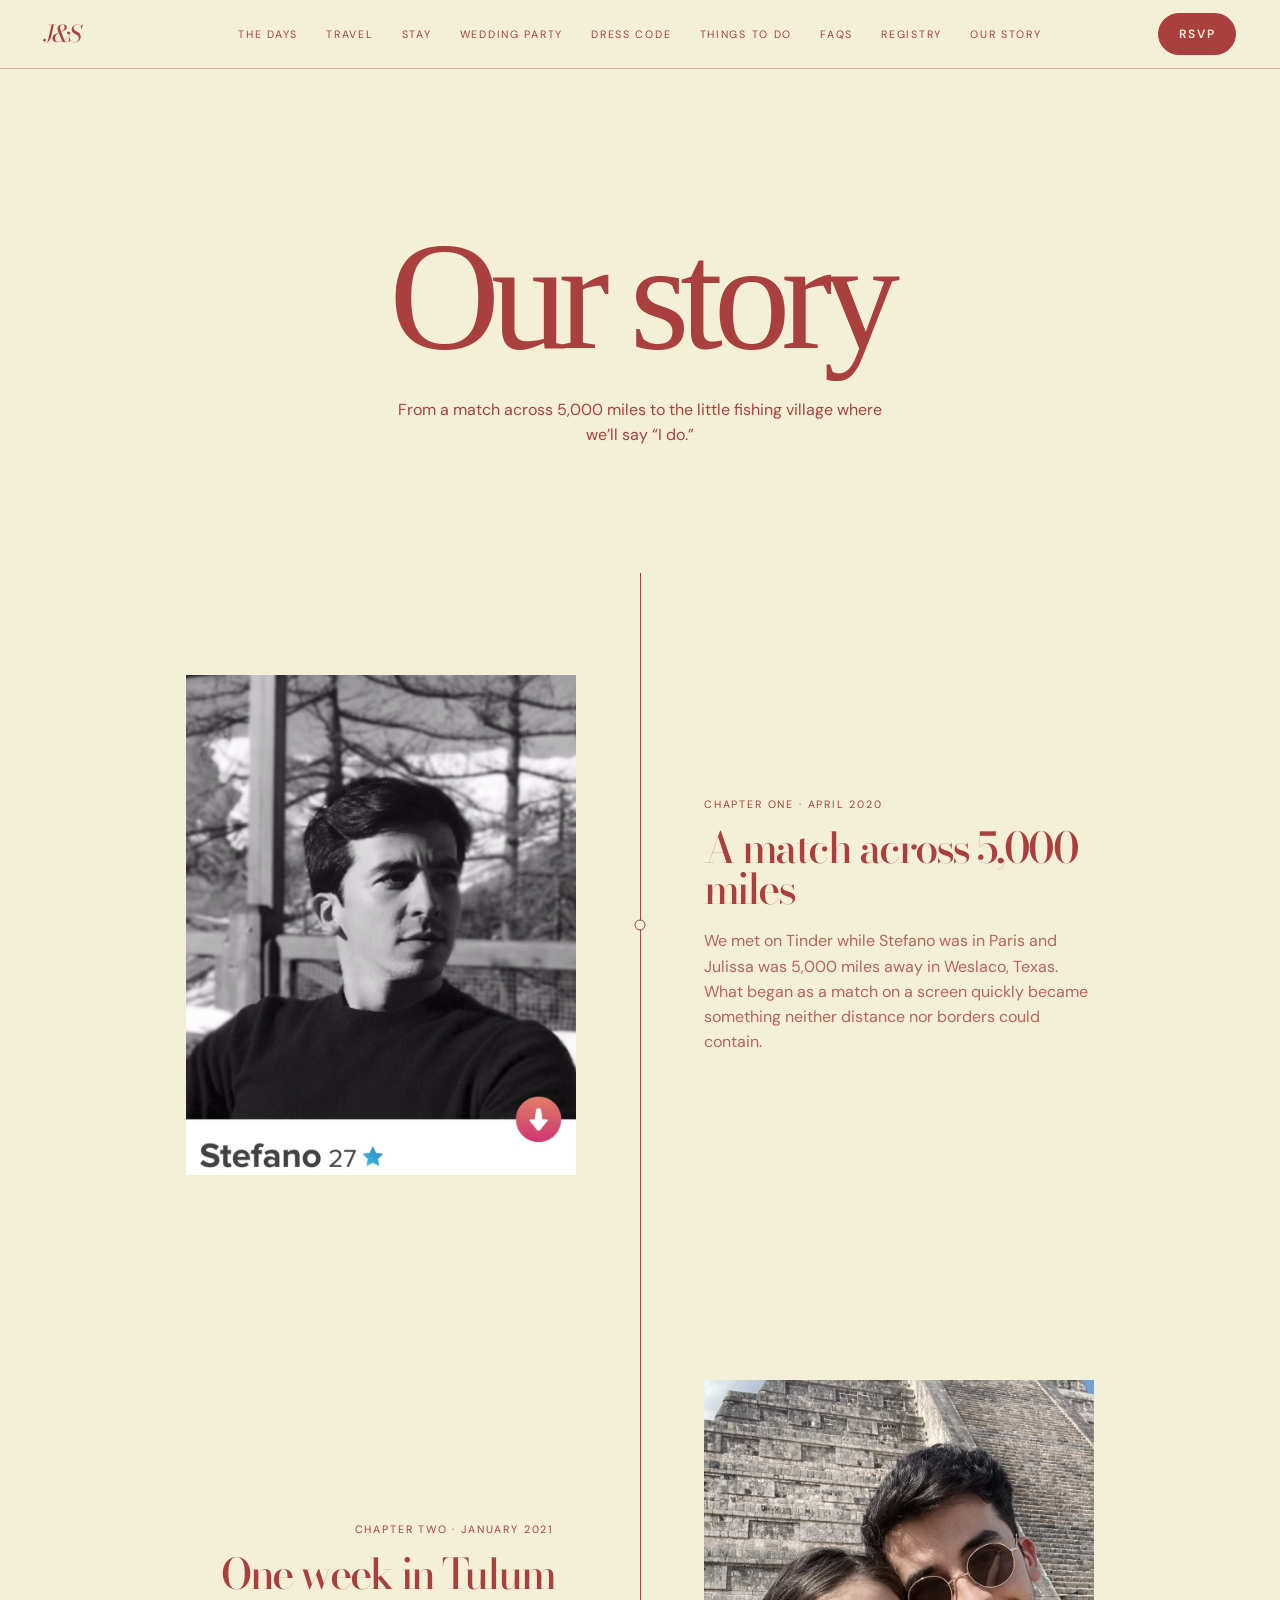
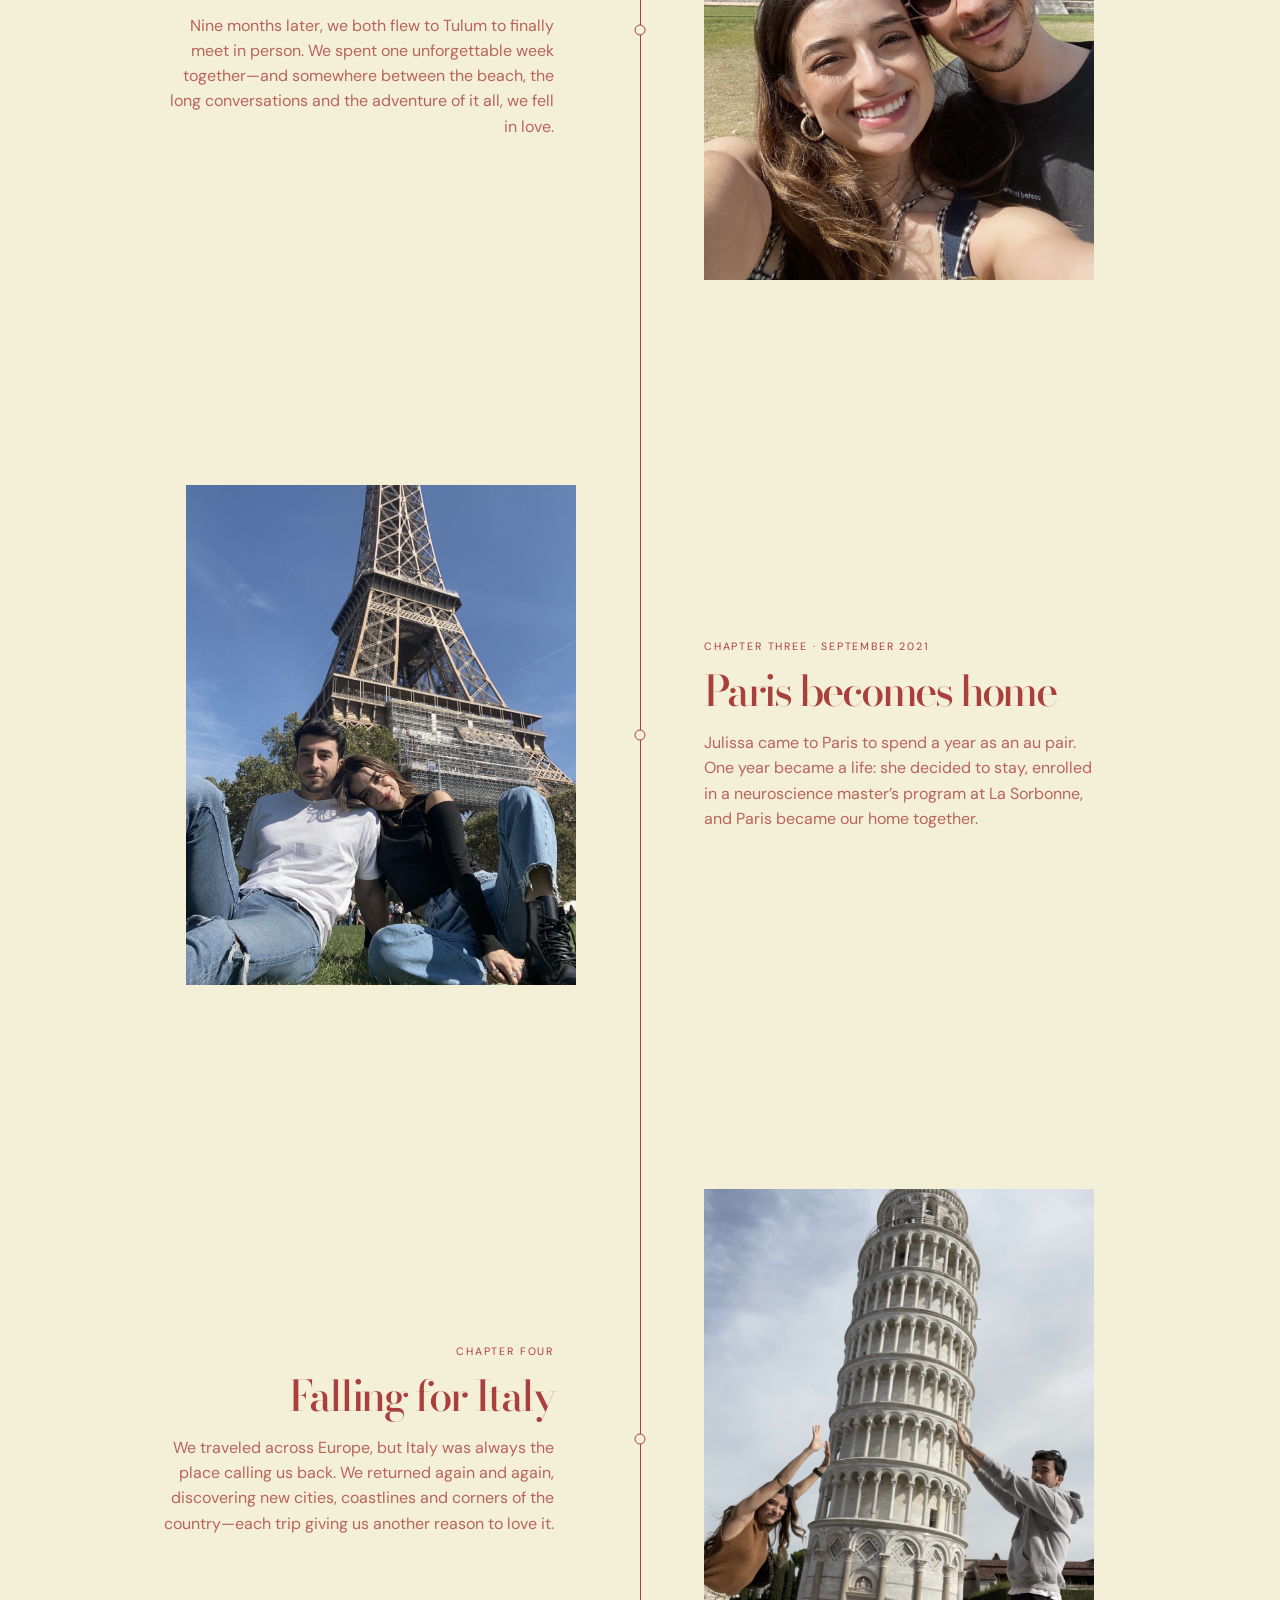
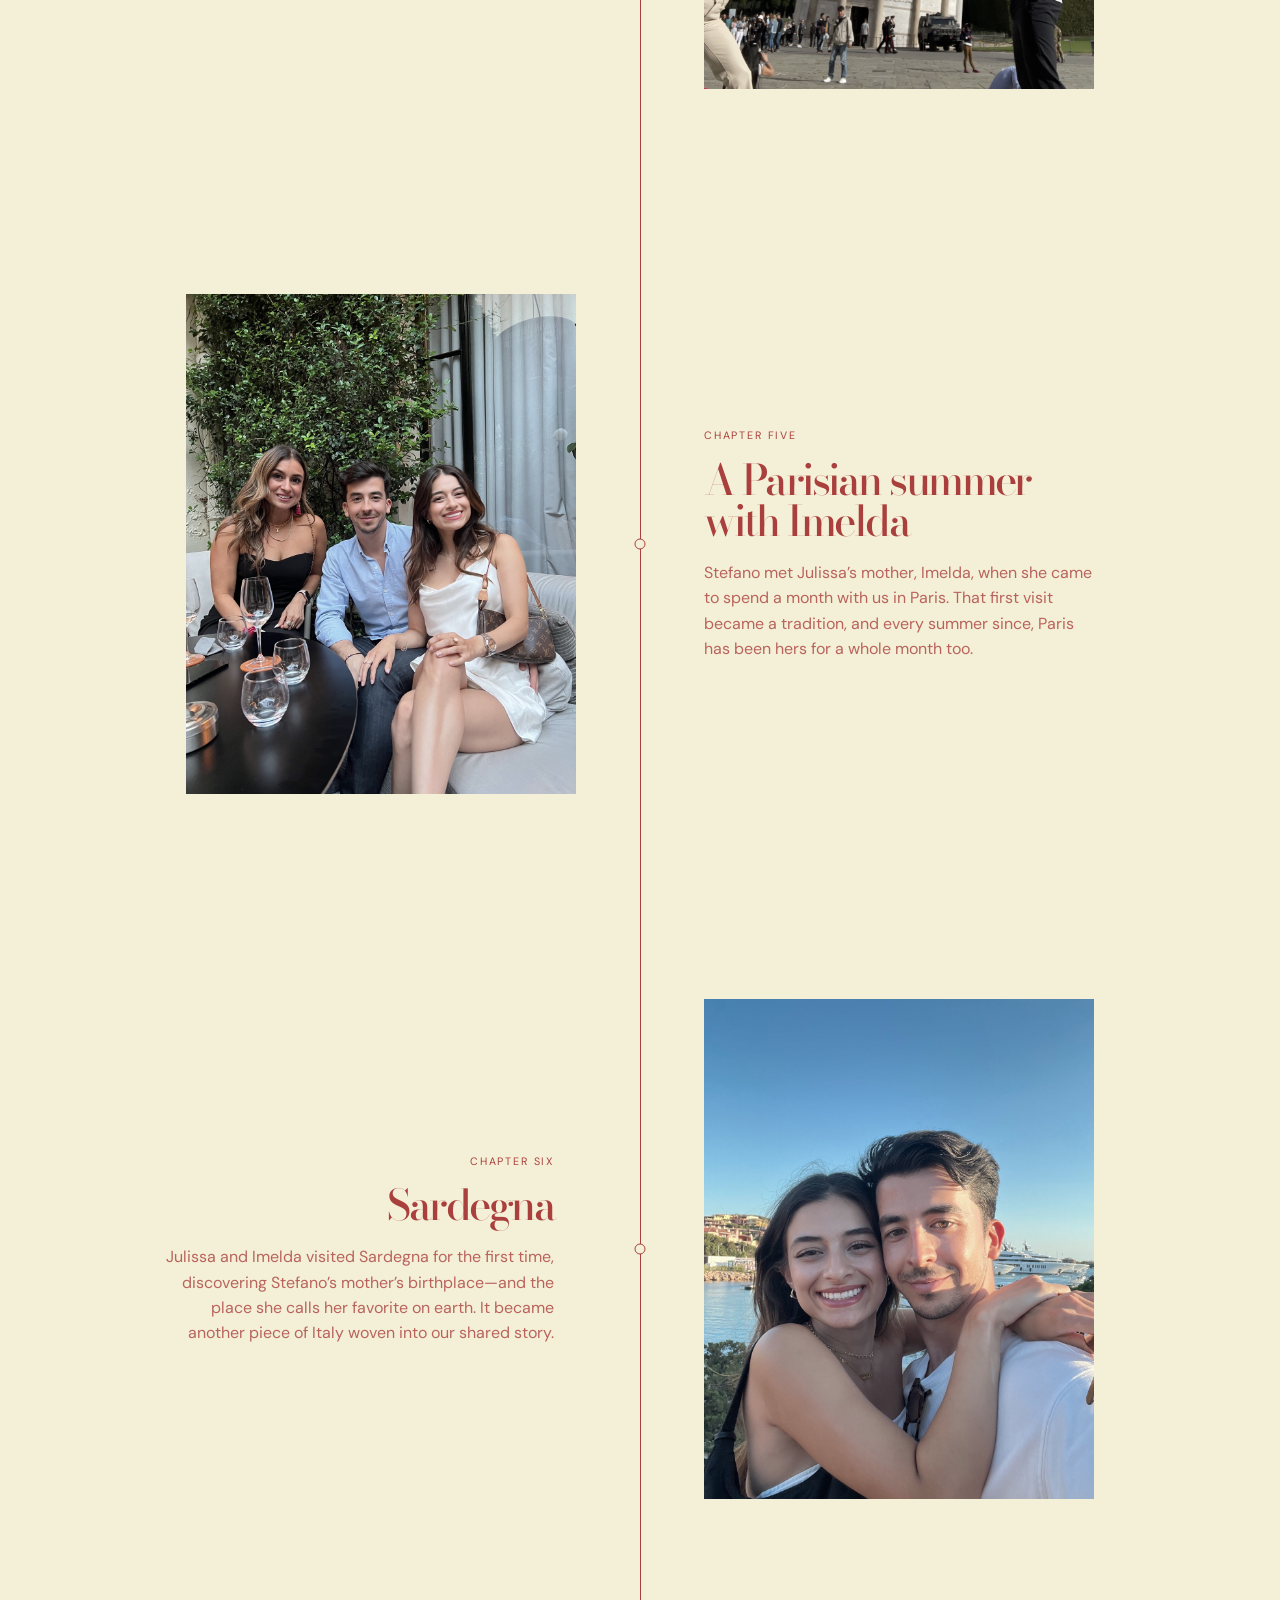
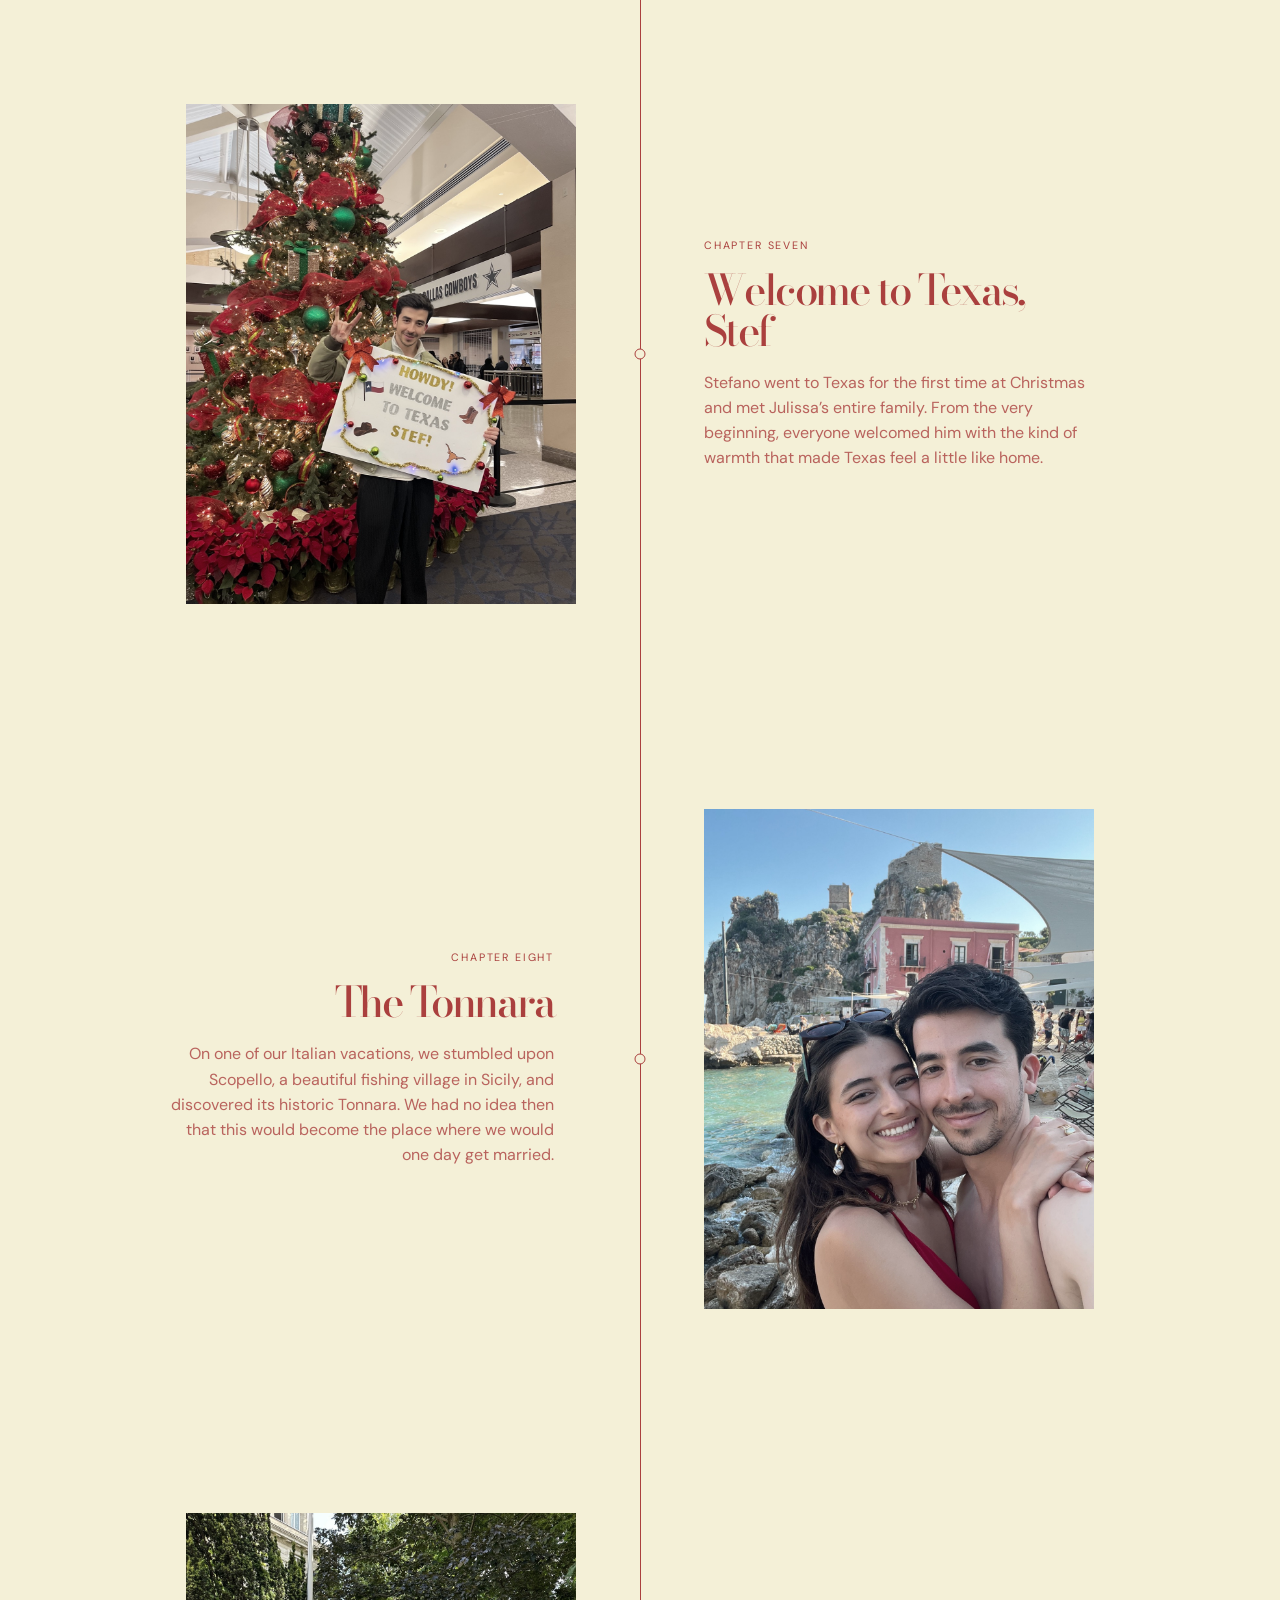
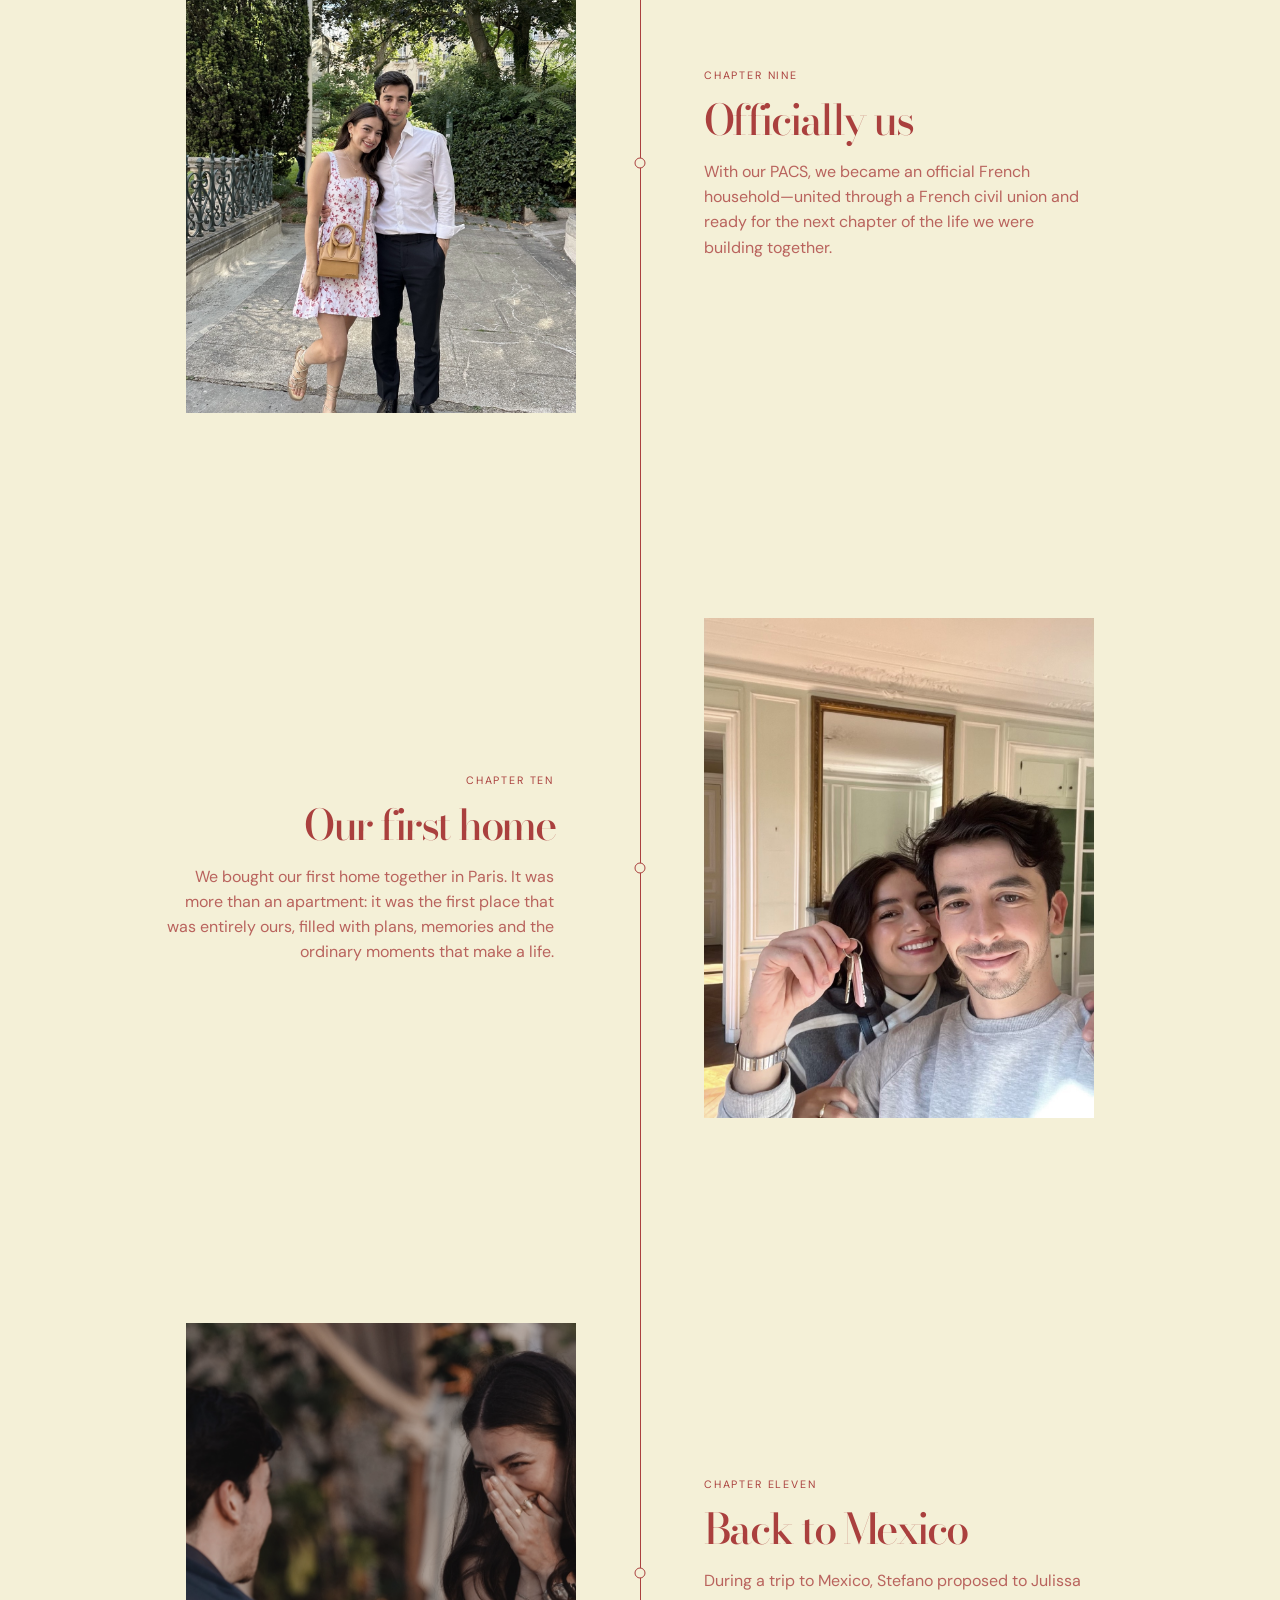
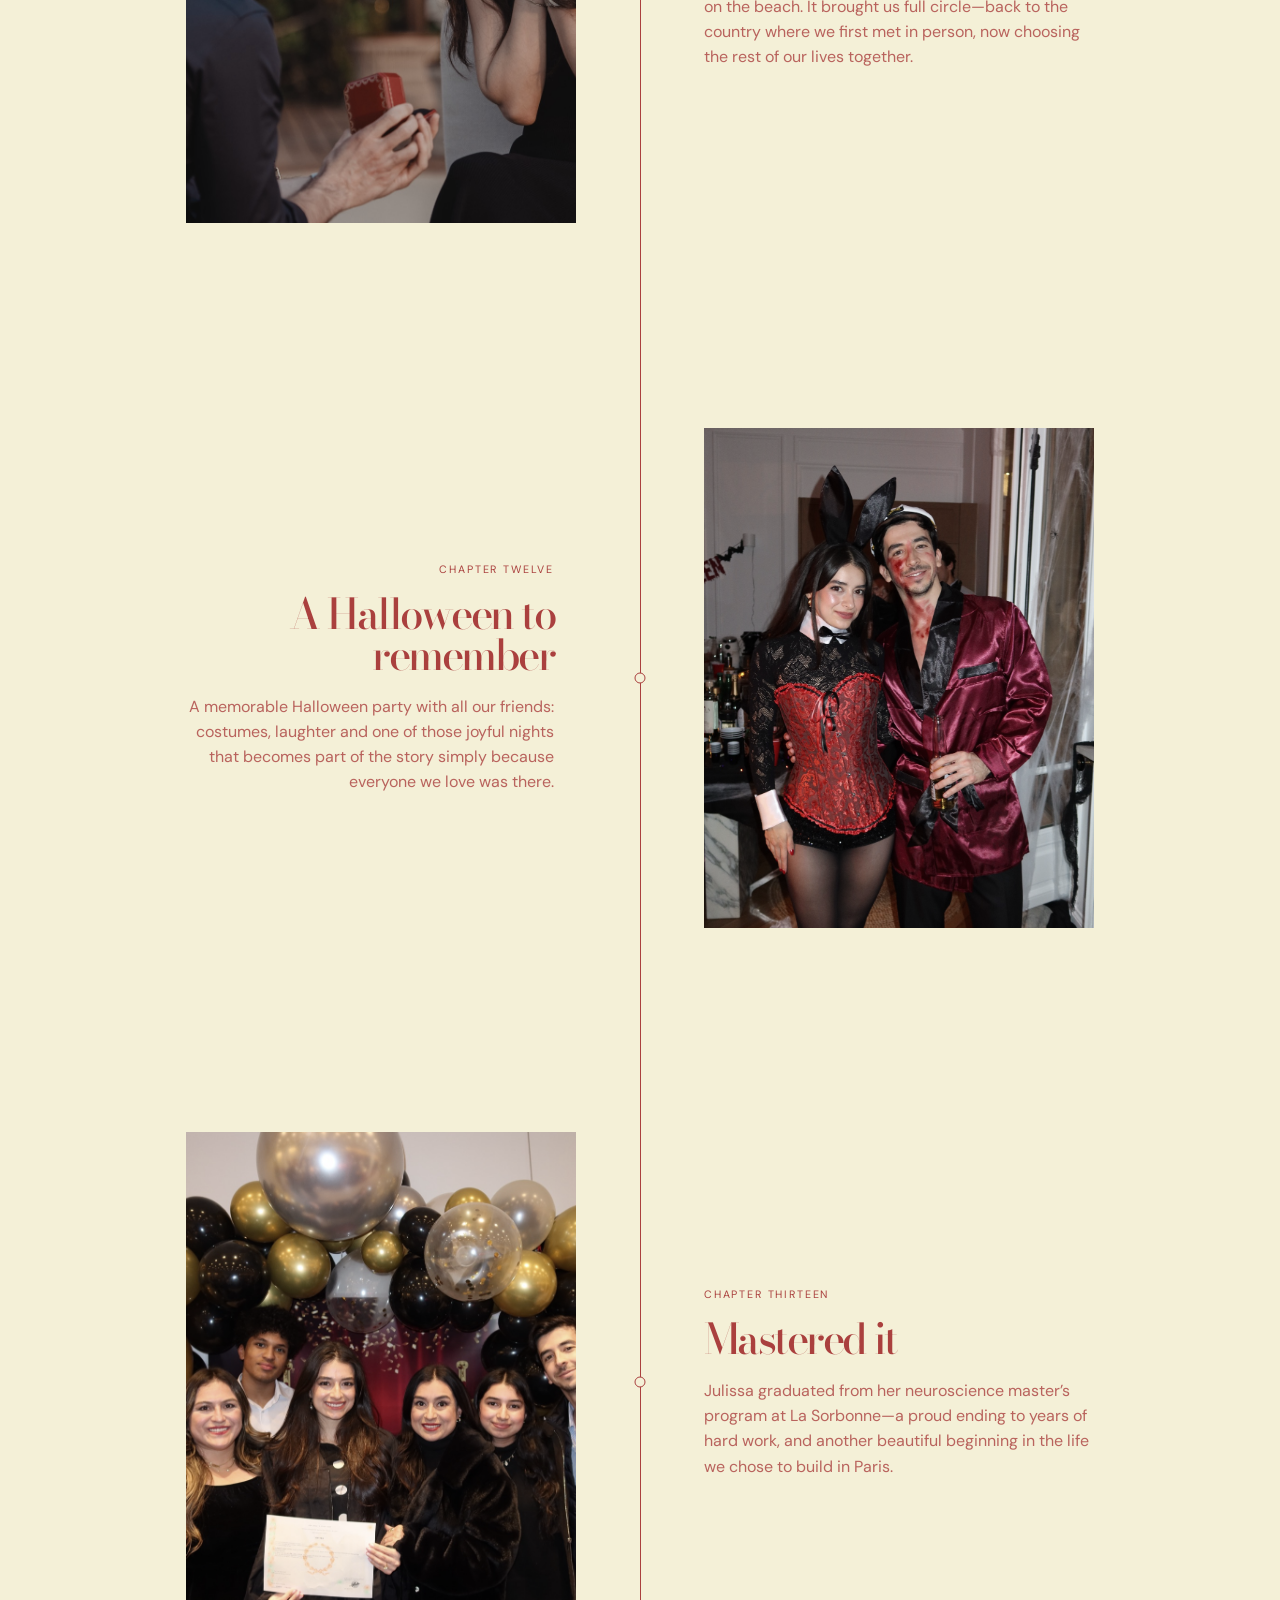
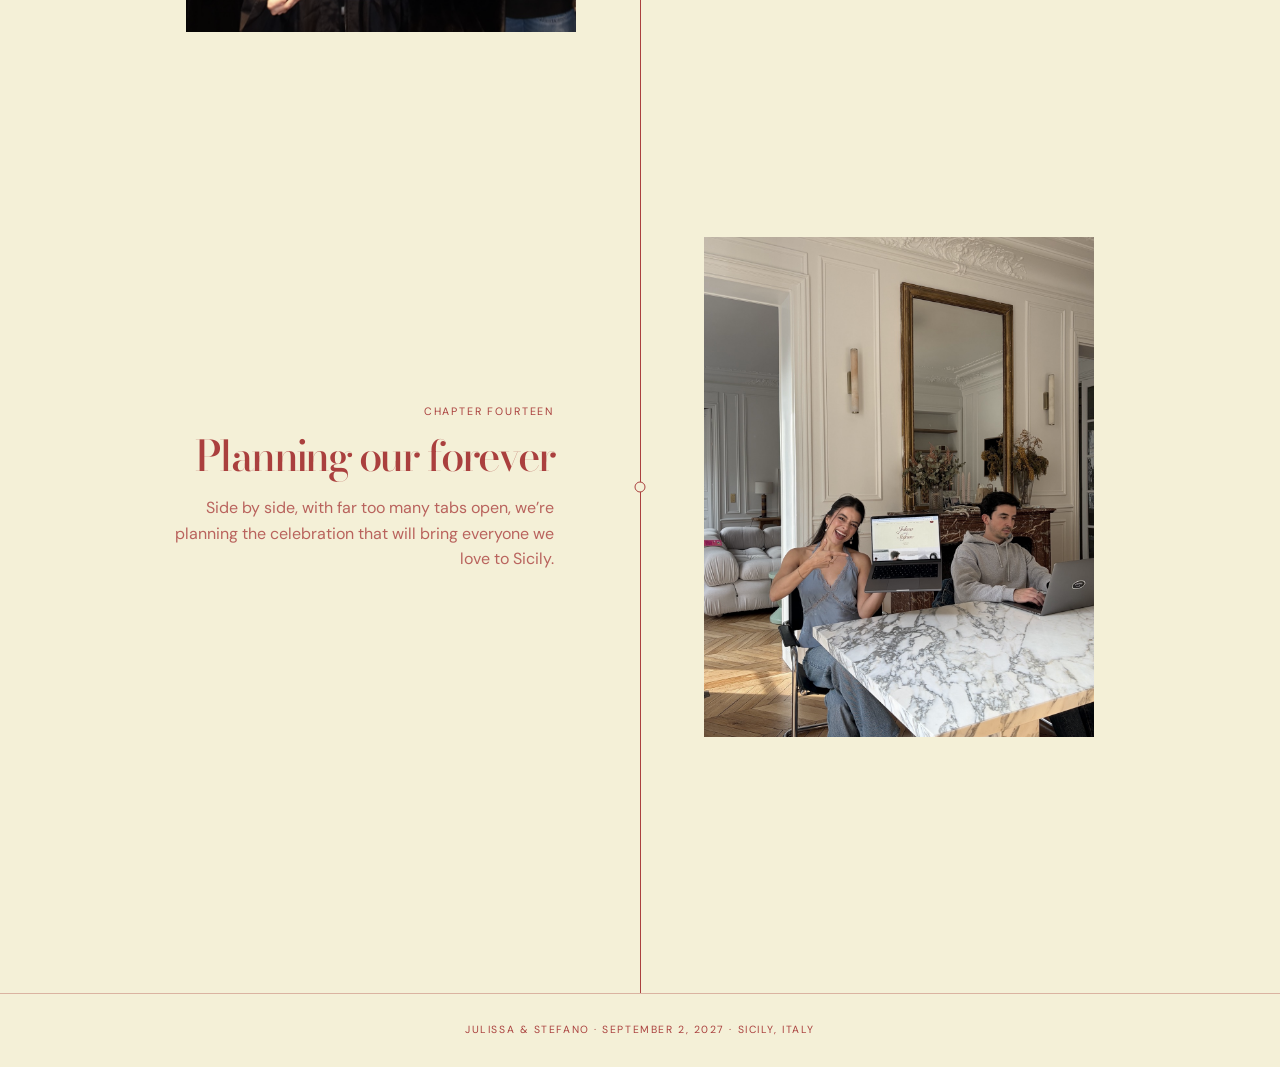
<file: our-story.html>
<!doctype html>
<html lang="en">
<head>
  <meta charset="utf-8">
  <meta name="viewport" content="width=device-width, initial-scale=1">
  <meta name="description" content="The story of Julissa and Stefano">
  <title>Our Story — Julissa & Stefano</title>
  <link rel="preconnect" href="https://fonts.googleapis.com">
  <link rel="preconnect" href="https://fonts.gstatic.com" crossorigin>
  <link href="https://fonts.googleapis.com/css2?family=Bodoni+Moda:opsz,ital,wght@6..96,0,400;6..96,0,500;6..96,1,400&family=DM+Sans:opsz,wght@9..40,400;9..40,500&display=swap" rel="stylesheet">
  <style>
    :root { --cream:#f4f0d7; --paper:#f4f0d7; --ink:#aa403e; --line:rgba(170,64,62,.35); --display:"Bodoni Moda", Didot, "Bodoni 72", Georgia, serif; --script:"Snell Roundhand", "Edwardian Script ITC", "Brush Script MT", cursive; --sans:"DM Sans", Arial, sans-serif; --heart-cursor:url("data:image/svg+xml,%3Csvg xmlns='http://www.w3.org/2000/svg' width='24' height='24' viewBox='0 0 24 24'%3E%3Cpath fill='%23aa403e' d='M12 21.35 2.9 12.24A5.7 5.7 0 0 1 11 4.18L12 5.2l1.01-1.02a5.7 5.7 0 0 1 8.09 8.06Z'/%3E%3C/svg%3E") 12 12, pointer; }
    * { box-sizing:border-box; } html { scroll-behavior:smooth; scroll-padding-top:72px; } body { margin:0; color:var(--ink); background:var(--paper); font:16px/1.58 var(--sans); } body, body * { cursor:var(--heart-cursor); } img { display:block; max-width:100%; } a { color:inherit; } button,input,select,textarea { font:inherit; } .topbar { position:sticky; inset:0 0 auto; z-index:10; background:var(--cream); border-bottom:1px solid var(--line); }.topbar__inner { min-height:68px; max-width:1400px; padding:0 3.4vw; margin:auto; display:grid; grid-template-columns:1fr auto 1fr; align-items:center; }.monogram { font-family:var(--display); font-size:1.45rem; font-style:italic; text-decoration:none; letter-spacing:-.05em; }.nav { display:flex; justify-content:center; gap:clamp(15px,2.2vw,38px); }.nav a,.nav-toggle { color:var(--ink); font-size:.67rem; text-transform:uppercase; letter-spacing:.16em; text-decoration:none; white-space:nowrap; }.nav a { position:relative; padding:8px 0; }.nav a::after { content:""; position:absolute; inset:auto 0 3px; height:1px; background:currentColor; transform:scaleX(0); transform-origin:right; transition:transform .25s ease; }.nav a:hover::after,.nav a:focus-visible::after { transform:scaleX(1); transform-origin:left; }.nav-cta { justify-self:end; color:var(--cream); background:var(--ink); border:1px solid var(--ink); border-radius:999px; padding:11px 20px 10px; font-size:.75rem; font-weight:600; letter-spacing:.15em; text-decoration:none; text-transform:uppercase; }.nav-toggle { display:none; justify-self:end; background:none; border:0; cursor:pointer; padding:8px 0; }
    .intro { padding:clamp(85px,14vw,170px) 24px clamp(68px,10vw,125px); text-align:center; }.label { margin:0 0 18px; font-size:.68rem; letter-spacing:.19em; text-transform:uppercase; }.intro h1 { margin:0; font:400 clamp(4.8rem,12vw,10rem)/.75 var(--script); letter-spacing:-.06em; }.intro p:last-child { max-width:510px; margin:43px auto 0; }
    .story-line { position:relative; max-width:1080px; margin:auto; padding:0 5vw clamp(90px,12vw,160px); }.story-line::before { content:""; position:absolute; top:0; bottom:0; left:50%; border-left:1px solid var(--ink); }.story-entry { display:grid; grid-template-columns:1fr 1fr; gap:clamp(55px,10vw,145px); align-items:center; position:relative; padding:clamp(55px,8vw,110px) 0; }.story-entry::before { content:""; position:absolute; z-index:1; left:50%; top:50%; width:11px; height:11px; box-sizing:border-box; background:var(--cream); border:1px solid var(--ink); border-radius:50%; transform:translate(-50%,-50%); }.story-entry:nth-child(even) .story-photo { grid-column:2; grid-row:1; justify-self:start; }.story-entry:nth-child(even) .story-copy { grid-column:1; grid-row:1; text-align:right; }.story-photo { max-width:390px; justify-self:end; margin:0; }.story-photo img { width:100%; aspect-ratio:.78; object-fit:cover; filter:saturate(.72); }.story-copy { max-width:390px; }.story-date { margin:0 0 16px; font-size:.67rem; letter-spacing:.17em; text-transform:uppercase; }.story-copy h2 { margin:0 0 18px; font:500 clamp(2rem,3.3vw,3.1rem)/.97 var(--display); letter-spacing:-.06em; }.story-copy p:last-child { margin:0; color:rgba(170,64,62,.8); } footer { padding:28px 5vw; border-top:1px solid var(--line); text-align:center; font-size:.65rem; letter-spacing:.15em; text-transform:uppercase; }
    @media (max-width:760px) { .topbar__inner { grid-template-columns:1fr auto auto; gap:14px; padding:0 18px; }.nav-cta { display:block; padding:9px 14px 8px; font-size:.68rem; }.nav-toggle { display:block; }.nav { display:none; position:absolute; top:68px; left:0; right:0; padding:17px 21px 22px; flex-direction:column; gap:7px; background:var(--paper); border-bottom:1px solid var(--line); }.nav.is-open { display:flex; }.nav a { padding:9px 0; }.intro { padding-top:27vw; }.story-line { padding-left:43px; padding-right:24px; }.story-line::before { left:24px; }.story-entry,.story-entry:nth-child(even) { grid-template-columns:1fr; gap:25px; padding:48px 0; }.story-entry::before { left:-19px; top:58px; }.story-entry .story-photo,.story-entry:nth-child(even) .story-photo { grid-column:1; grid-row:auto; justify-self:stretch; max-width:none; }.story-entry .story-copy,.story-entry:nth-child(even) .story-copy { grid-column:1; grid-row:auto; text-align:left; }.story-photo img { aspect-ratio:1.08; } }
  </style>
</head>
<body>
  <header class="topbar"><div class="topbar__inner"><a class="monogram" href="/index.html#top" aria-label="Julissa and Stefano home">J&amp;S</a><button class="nav-toggle" type="button" aria-expanded="false" aria-controls="site-nav">Menu</button><nav class="nav" id="site-nav" aria-label="Main navigation"><a href="/index.html#weekend">The days</a><a href="/index.html#travel">Travel</a><a href="/index.html#stay">Stay</a><a href="/index.html#party">Wedding party</a><a href="/index.html#dress-code">Dress code</a><a href="/index.html#things">Things to do</a><a href="/index.html#faq">FAQs</a><a href="/registry.html">Registry</a><a href="/our-story.html">Our story</a></nav><a class="nav-cta" href="/index.html#rsvp">RSVP</a></div></header>
  <main>
    <section class="intro"><h1>Our story</h1><p>From a match across 5,000 miles to the little fishing village where we’ll say “I do.”</p></section>
    <section class="story-line" aria-label="Our story timeline">
      <article class="story-entry"><figure class="story-photo"><img src="/images/ourstory/compressed/tinder.jpg" alt="The beginning of Julissa and Stefano’s story on Tinder"></figure><div class="story-copy"><p class="story-date">Chapter one · April 2020</p><h2>A match across 5,000 miles</h2><p>We met on Tinder while Stefano was in Paris and Julissa was 5,000 miles away in Weslaco, Texas. What began as a match on a screen quickly became something neither distance nor borders could contain.</p></div></article>
      <article class="story-entry"><figure class="story-photo"><img src="/images/ourstory/compressed/tulum.jpg" alt="Julissa and Stefano together in Tulum" loading="lazy"></figure><div class="story-copy"><p class="story-date">Chapter two · January 2021</p><h2>One week in Tulum</h2><p>Nine months later, we both flew to Tulum to finally meet in person. We spent one unforgettable week together—and somewhere between the beach, the long conversations and the adventure of it all, we fell in love.</p></div></article>
      <article class="story-entry"><figure class="story-photo"><img src="/images/ourstory/compressed/paris.jpg" alt="Julissa and Stefano in Paris" loading="lazy"></figure><div class="story-copy"><p class="story-date">Chapter three · September 2021</p><h2>Paris becomes home</h2><p>Julissa came to Paris to spend a year as an au pair. One year became a life: she decided to stay, enrolled in a neuroscience master’s program at La Sorbonne, and Paris became our home together.</p></div></article>
      <article class="story-entry"><figure class="story-photo"><img src="/images/ourstory/compressed/pisa.jpg" alt="Julissa and Stefano traveling in Pisa, Italy" loading="lazy"></figure><div class="story-copy"><p class="story-date">Chapter four</p><h2>Falling for Italy</h2><p>We traveled across Europe, but Italy was always the place calling us back. We returned again and again, discovering new cities, coastlines and corners of the country—each trip giving us another reason to love it.</p></div></article>
      <article class="story-entry"><figure class="story-photo"><img src="/images/ourstory/compressed/pariswithimelda.jpg" alt="Julissa, Stefano and Imelda together in Paris" loading="lazy"></figure><div class="story-copy"><p class="story-date">Chapter five</p><h2>A Parisian summer with Imelda</h2><p>Stefano met Julissa’s mother, Imelda, when she came to spend a month with us in Paris. That first visit became a tradition, and every summer since, Paris has been hers for a whole month too.</p></div></article>
      <article class="story-entry"><figure class="story-photo"><img src="/images/ourstory/compressed/sardegna.jpg" alt="Julissa and Imelda visiting Sardinia" loading="lazy"></figure><div class="story-copy"><p class="story-date">Chapter six</p><h2>Sardegna</h2><p>Julissa and Imelda visited Sardegna for the first time, discovering Stefano’s mother’s birthplace—and the place she calls her favorite on earth. It became another piece of Italy woven into our shared story.</p></div></article>
      <article class="story-entry"><figure class="story-photo"><img src="/images/ourstory/compressed/welcometexasstef.jpg" alt="Stefano welcomed by Julissa’s family in Texas" loading="lazy"></figure><div class="story-copy"><p class="story-date">Chapter seven</p><h2>Welcome to Texas, Stef</h2><p>Stefano went to Texas for the first time at Christmas and met Julissa’s entire family. From the very beginning, everyone welcomed him with the kind of warmth that made Texas feel a little like home.</p></div></article>
      <article class="story-entry"><figure class="story-photo"><img src="/images/ourstory/compressed/tonnara.jpg" alt="Julissa and Stefano discovering Tonnara di Scopello" loading="lazy"></figure><div class="story-copy"><p class="story-date">Chapter eight</p><h2>The Tonnara</h2><p>On one of our Italian vacations, we stumbled upon Scopello, a beautiful fishing village in Sicily, and discovered its historic Tonnara. We had no idea then that this would become the place where we would one day get married.</p></div></article>
      <article class="story-entry"><figure class="story-photo"><img src="/images/ourstory/compressed/pacs.jpg" alt="Julissa and Stefano celebrating their French civil union" loading="lazy"></figure><div class="story-copy"><p class="story-date">Chapter nine</p><h2>Officially us</h2><p>With our PACS, we became an official French household—united through a French civil union and ready for the next chapter of the life we were building together.</p></div></article>
      <article class="story-entry"><figure class="story-photo"><img src="/images/ourstory/compressed/constantinople.jpg" alt="Julissa and Stefano in their first home in Paris" loading="lazy"></figure><div class="story-copy"><p class="story-date">Chapter ten</p><h2>Our first home</h2><p>We bought our first home together in Paris. It was more than an apartment: it was the first place that was entirely ours, filled with plans, memories and the ordinary moments that make a life.</p></div></article>
      <article class="story-entry"><figure class="story-photo"><img src="/images/ourstory/compressed/engagement.jpg" alt="Stefano proposing to Julissa on a beach in Mexico" loading="lazy"></figure><div class="story-copy"><p class="story-date">Chapter eleven</p><h2>Back to Mexico</h2><p>During a trip to Mexico, Stefano proposed to Julissa on the beach. It brought us full circle—back to the country where we first met in person, now choosing the rest of our lives together.</p></div></article>
      <article class="story-entry"><figure class="story-photo"><img src="/images/ourstory/compressed/halloween.jpg" alt="Julissa and Stefano celebrating Halloween with friends" loading="lazy"></figure><div class="story-copy"><p class="story-date">Chapter twelve</p><h2>A Halloween to remember</h2><p>A memorable Halloween party with all our friends: costumes, laughter and one of those joyful nights that becomes part of the story simply because everyone we love was there.</p></div></article>
      <article class="story-entry"><figure class="story-photo"><img src="/images/ourstory/compressed/graduation.jpg" alt="Julissa graduating from her neuroscience master’s program" loading="lazy"></figure><div class="story-copy"><p class="story-date">Chapter thirteen</p><h2>Mastered it</h2><p>Julissa graduated from her neuroscience master’s program at La Sorbonne—a proud ending to years of hard work, and another beautiful beginning in the life we chose to build in Paris.</p></div></article>
      <article class="story-entry"><figure class="story-photo"><img src="/images/ourstory/compressed/planning.jpg" alt="Julissa and Stefano planning their wedding together on their computers" loading="lazy"></figure><div class="story-copy"><p class="story-date">Chapter fourteen</p><h2>Planning our forever</h2><p>Side by side, with far too many tabs open, we’re planning the celebration that will bring everyone we love to Sicily.</p></div></article>
    </section>
  </main>
  <footer>Julissa &amp; Stefano · September 2, 2027 · Sicily, Italy</footer>
  <script>const toggle=document.querySelector('.nav-toggle');const nav=document.querySelector('.nav');toggle.addEventListener('click',()=>{const open=nav.classList.toggle('is-open');toggle.setAttribute('aria-expanded',open);toggle.textContent=open?'Close':'Menu';});nav.querySelectorAll('a').forEach(link=>link.addEventListener('click',()=>{nav.classList.remove('is-open');toggle.setAttribute('aria-expanded','false');toggle.textContent='Menu';}));</script>
  <!-- Cloudflare Web Analytics -->
  <script type="module" src="https://static.cloudflareinsights.com/beacon.min.js" data-cf-beacon='{"token":"ff7c1b95a0cc49868aaaf883acf6f6f4"}'></script>
  <!-- End Cloudflare Web Analytics -->
</body>
</html>
</file>
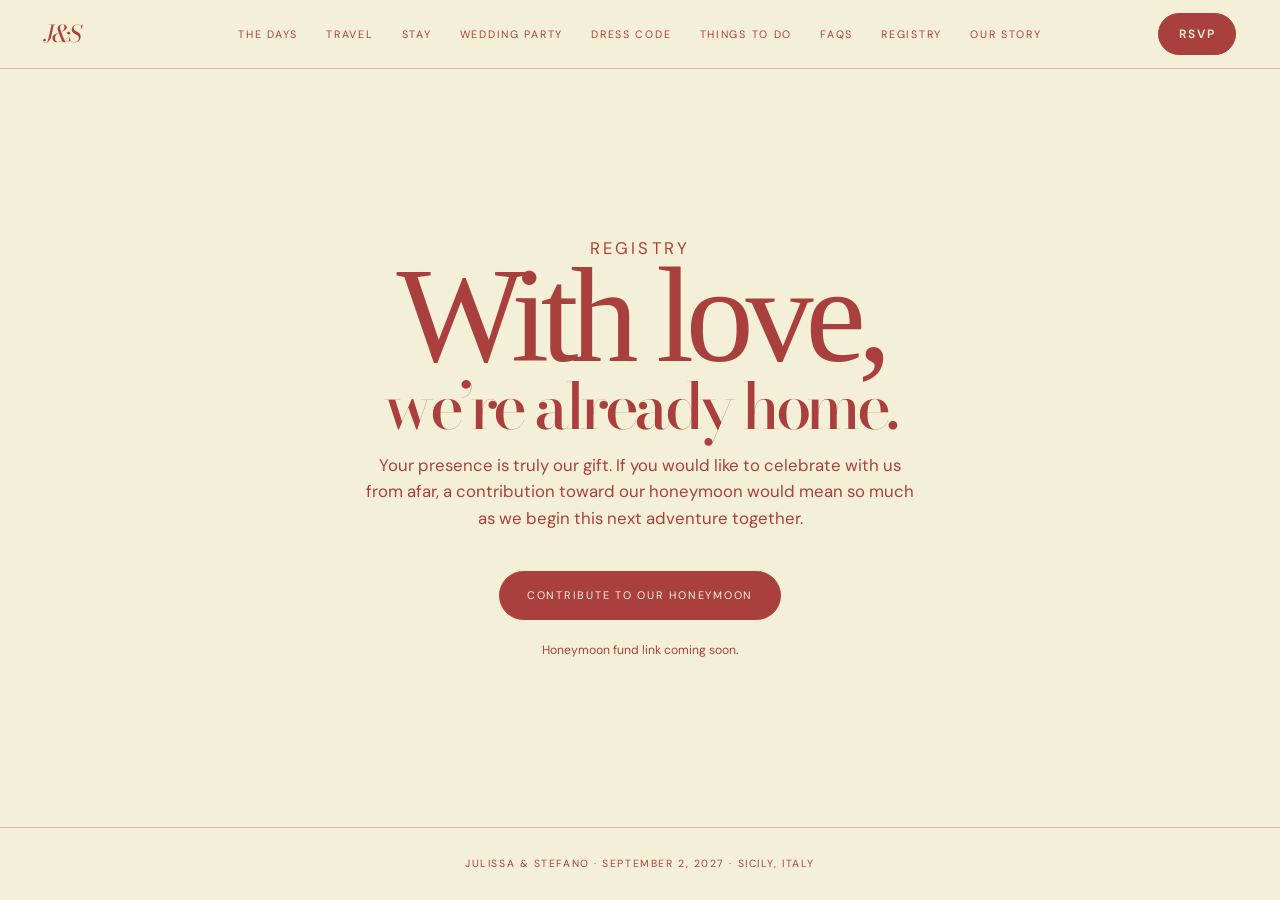
<file: registry.html>
<!doctype html>
<html lang="en">
<head>
  <meta charset="utf-8">
  <meta name="viewport" content="width=device-width, initial-scale=1">
  <meta name="description" content="Julissa and Stefano’s honeymoon registry">
  <title>Registry — Julissa & Stefano</title>
  <link rel="preconnect" href="https://fonts.googleapis.com">
  <link rel="preconnect" href="https://fonts.gstatic.com" crossorigin>
  <link href="https://fonts.googleapis.com/css2?family=Bodoni+Moda:opsz,ital,wght@6..96,0,400;6..96,0,500;6..96,1,400&family=DM+Sans:opsz,wght@9..40,400;9..40,500&display=swap" rel="stylesheet">
  <style>
    :root { --cream:#f4f0d7; --paper:#f4f0d7; --ink:#aa403e; --line:rgba(170,64,62,.35); --display:"Bodoni Moda", Didot, "Bodoni 72", Georgia, serif; --script:"Snell Roundhand", "Edwardian Script ITC", "Brush Script MT", cursive; --sans:"DM Sans", Arial, sans-serif; --heart-cursor:url("data:image/svg+xml,%3Csvg xmlns='http://www.w3.org/2000/svg' width='24' height='24' viewBox='0 0 24 24'%3E%3Cpath fill='%23aa403e' d='M12 21.35 2.9 12.24A5.7 5.7 0 0 1 11 4.18L12 5.2l1.01-1.02a5.7 5.7 0 0 1 8.09 8.06Z'/%3E%3C/svg%3E") 12 12, pointer; }
    * { box-sizing:border-box; } html { scroll-behavior:smooth; scroll-padding-top:72px; } body { min-height:100vh; margin:0; display:flex; flex-direction:column; color:var(--ink); background:var(--paper); font:16px/1.58 var(--sans); } body, body * { cursor:var(--heart-cursor); } a { color:inherit; } button,input,select,textarea { font:inherit; }
    .topbar { position:sticky; inset:0 0 auto; z-index:10; background:var(--cream); border-bottom:1px solid var(--line); }.topbar__inner { min-height:68px; max-width:1400px; padding:0 3.4vw; margin:auto; display:grid; grid-template-columns:1fr auto 1fr; align-items:center; }.monogram { font-family:var(--display); font-size:1.45rem; font-style:italic; text-decoration:none; letter-spacing:-.05em; }.nav { display:flex; justify-content:center; gap:clamp(15px,2.2vw,38px); }.nav a,.nav-toggle { color:var(--ink); font-size:.67rem; text-transform:uppercase; letter-spacing:.16em; text-decoration:none; white-space:nowrap; }.nav a { position:relative; padding:8px 0; }.nav a::after { content:""; position:absolute; inset:auto 0 3px; height:1px; background:currentColor; transform:scaleX(0); transform-origin:right; transition:transform .25s ease; }.nav a:hover::after,.nav a:focus-visible::after { transform:scaleX(1); transform-origin:left; }.nav-cta { justify-self:end; color:var(--cream); background:var(--ink); border:1px solid var(--ink); border-radius:999px; padding:11px 20px 10px; font-size:.75rem; font-weight:600; letter-spacing:.15em; text-decoration:none; text-transform:uppercase; }.nav-toggle { display:none; justify-self:end; background:none; border:0; cursor:pointer; padding:8px 0; }
    main { flex:1; display:grid; place-items:center; padding:10vw 24px; text-align:center; }.registry { max-width:760px; }.label { margin:0 0 18px; font-size:.68rem; letter-spacing:.19em; text-transform:uppercase; }.registry h1 { margin:0; font:400 clamp(4.4rem,11vw,8.5rem)/.78 var(--script); letter-spacing:-.06em; }.registry h1 span { display:block; margin:.16em 0 .25em; font:500 clamp(2.4rem,5vw,4rem)/.9 var(--display); letter-spacing:-.07em; }.registry p { max-width:560px; margin:0 auto; font-size:1.05rem; }.pot-link { display:inline-block; margin-top:40px; padding:15px 27px; color:var(--cream); background:var(--ink); border:1px solid var(--ink); border-radius:999px; font-size:.68rem; letter-spacing:.16em; text-decoration:none; text-transform:uppercase; transition:.2s; }.pot-link:hover { color:var(--ink); background:transparent; }.fine-print { margin-top:21px !important; font-size:.76rem !important; }
    footer { padding:28px 5vw; border-top:1px solid var(--line); text-align:center; font-size:.65rem; letter-spacing:.15em; text-transform:uppercase; } @media (max-width:760px) { .topbar__inner { grid-template-columns:1fr auto auto; gap:14px; padding:0 18px; }.nav-cta { display:block; padding:9px 14px 8px; font-size:.68rem; }.nav-toggle { display:block; }.nav { display:none; position:absolute; top:68px; left:0; right:0; padding:17px 21px 22px; flex-direction:column; gap:7px; background:var(--paper); border-bottom:1px solid var(--line); }.nav.is-open { display:flex; }.nav a { padding:9px 0; } main { padding:30vw 24px; } }
  </style>
</head>
<body>
  <header class="topbar"><div class="topbar__inner"><a class="monogram" href="/index.html#top" aria-label="Julissa and Stefano home">J&amp;S</a><button class="nav-toggle" type="button" aria-expanded="false" aria-controls="site-nav">Menu</button><nav class="nav" id="site-nav" aria-label="Main navigation"><a href="/index.html#weekend">The days</a><a href="/index.html#travel">Travel</a><a href="/index.html#stay">Stay</a><a href="/index.html#party">Wedding party</a><a href="/index.html#dress-code">Dress code</a><a href="/index.html#things">Things to do</a><a href="/index.html#faq">FAQs</a><a href="/registry.html">Registry</a><a href="/our-story.html">Our story</a></nav><a class="nav-cta" href="/index.html#rsvp">RSVP</a></div></header>
  <main>
    <section class="registry">
      <p class="label">Registry</p>
      <h1>With love,<span>we’re already home.</span></h1>
      <p>Your presence is truly our gift. If you would like to celebrate with us from afar, a contribution toward our honeymoon would mean so much as we begin this next adventure together.</p>
      <!-- Replace the placeholder # below with the URL for your honeymoon fund. -->
      <a class="pot-link" href="#" aria-label="Honeymoon fund link to be added">Contribute to our honeymoon</a>
      <p class="fine-print">Honeymoon fund link coming soon.</p>
    </section>
  </main>
  <footer>Julissa &amp; Stefano · September 2, 2027 · Sicily, Italy</footer>
  <script>const toggle=document.querySelector('.nav-toggle');const nav=document.querySelector('.nav');toggle.addEventListener('click',()=>{const open=nav.classList.toggle('is-open');toggle.setAttribute('aria-expanded',open);toggle.textContent=open?'Close':'Menu';});nav.querySelectorAll('a').forEach(link=>link.addEventListener('click',()=>{nav.classList.remove('is-open');toggle.setAttribute('aria-expanded','false');toggle.textContent='Menu';}));</script>
  <!-- Cloudflare Web Analytics -->
  <script type="module" src="https://static.cloudflareinsights.com/beacon.min.js" data-cf-beacon='{"token":"ff7c1b95a0cc49868aaaf883acf6f6f4"}'></script>
  <!-- End Cloudflare Web Analytics -->
</body>
</html>
</file>
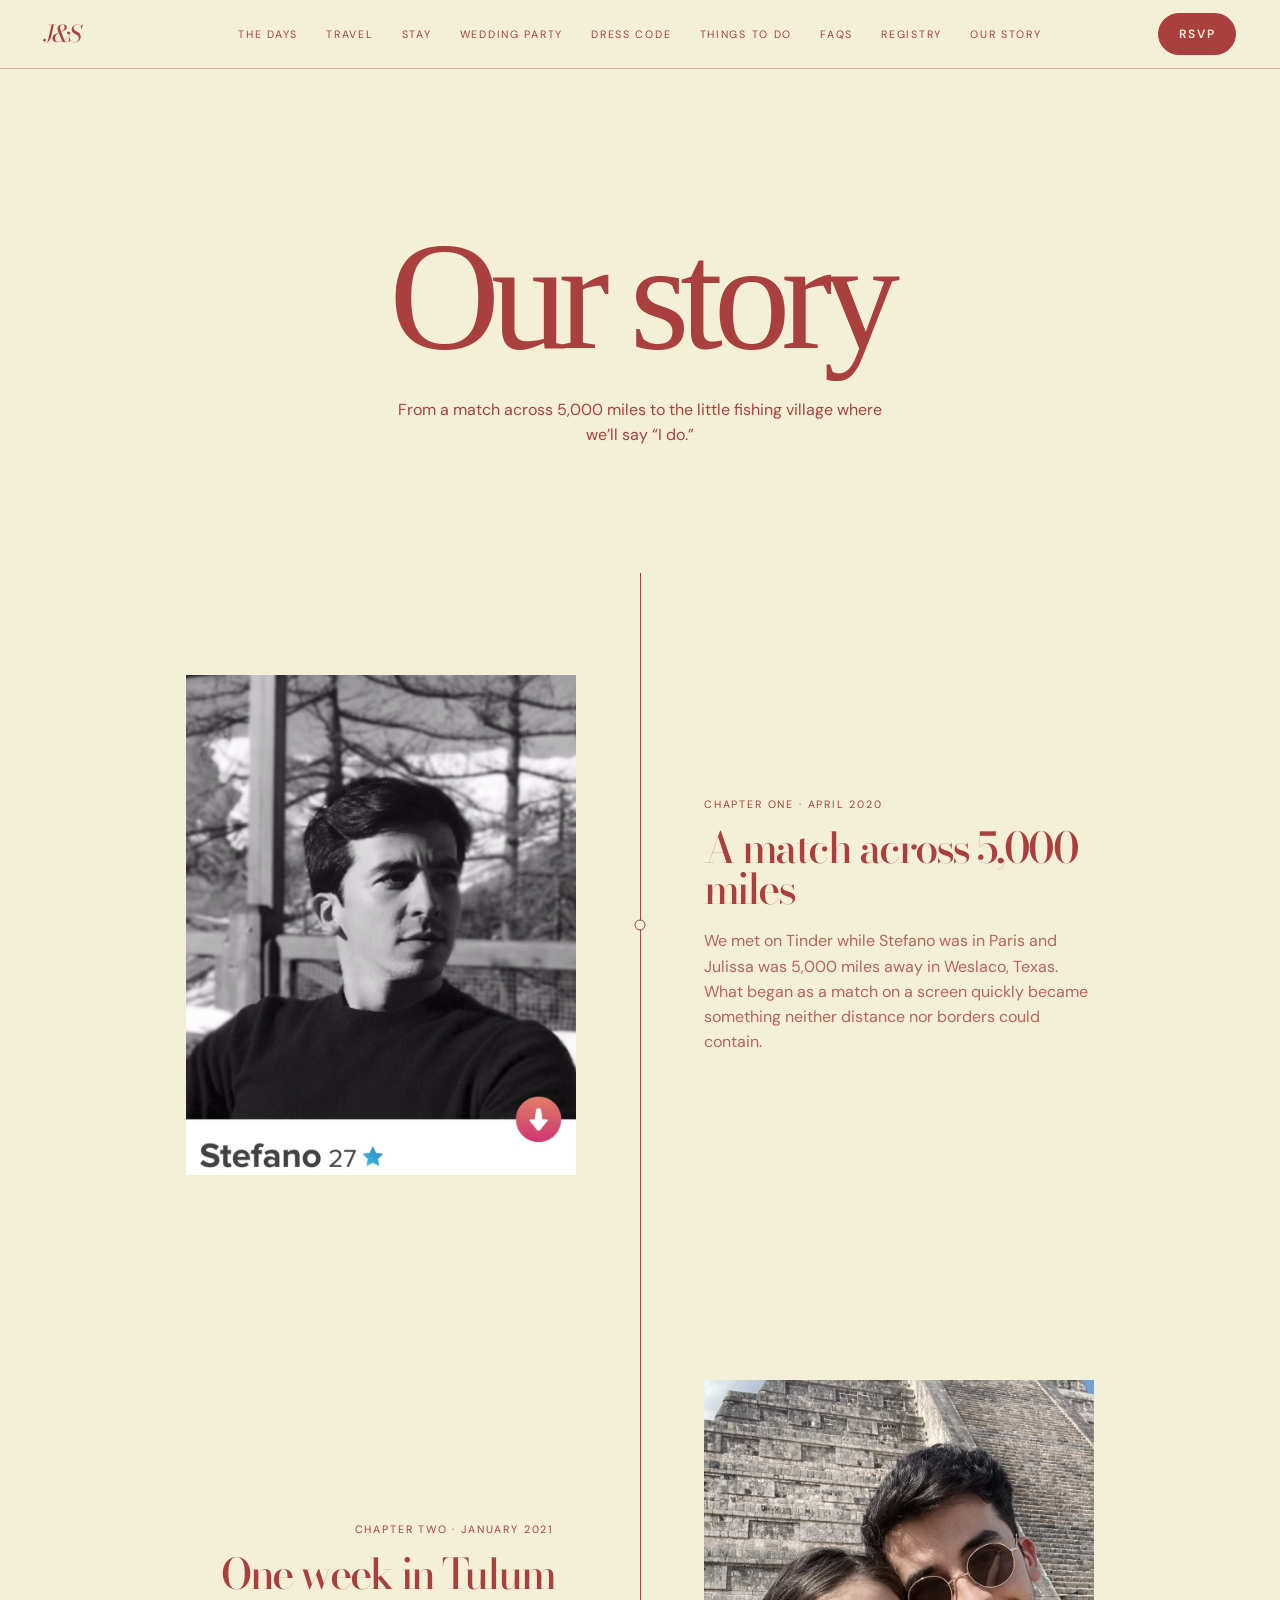
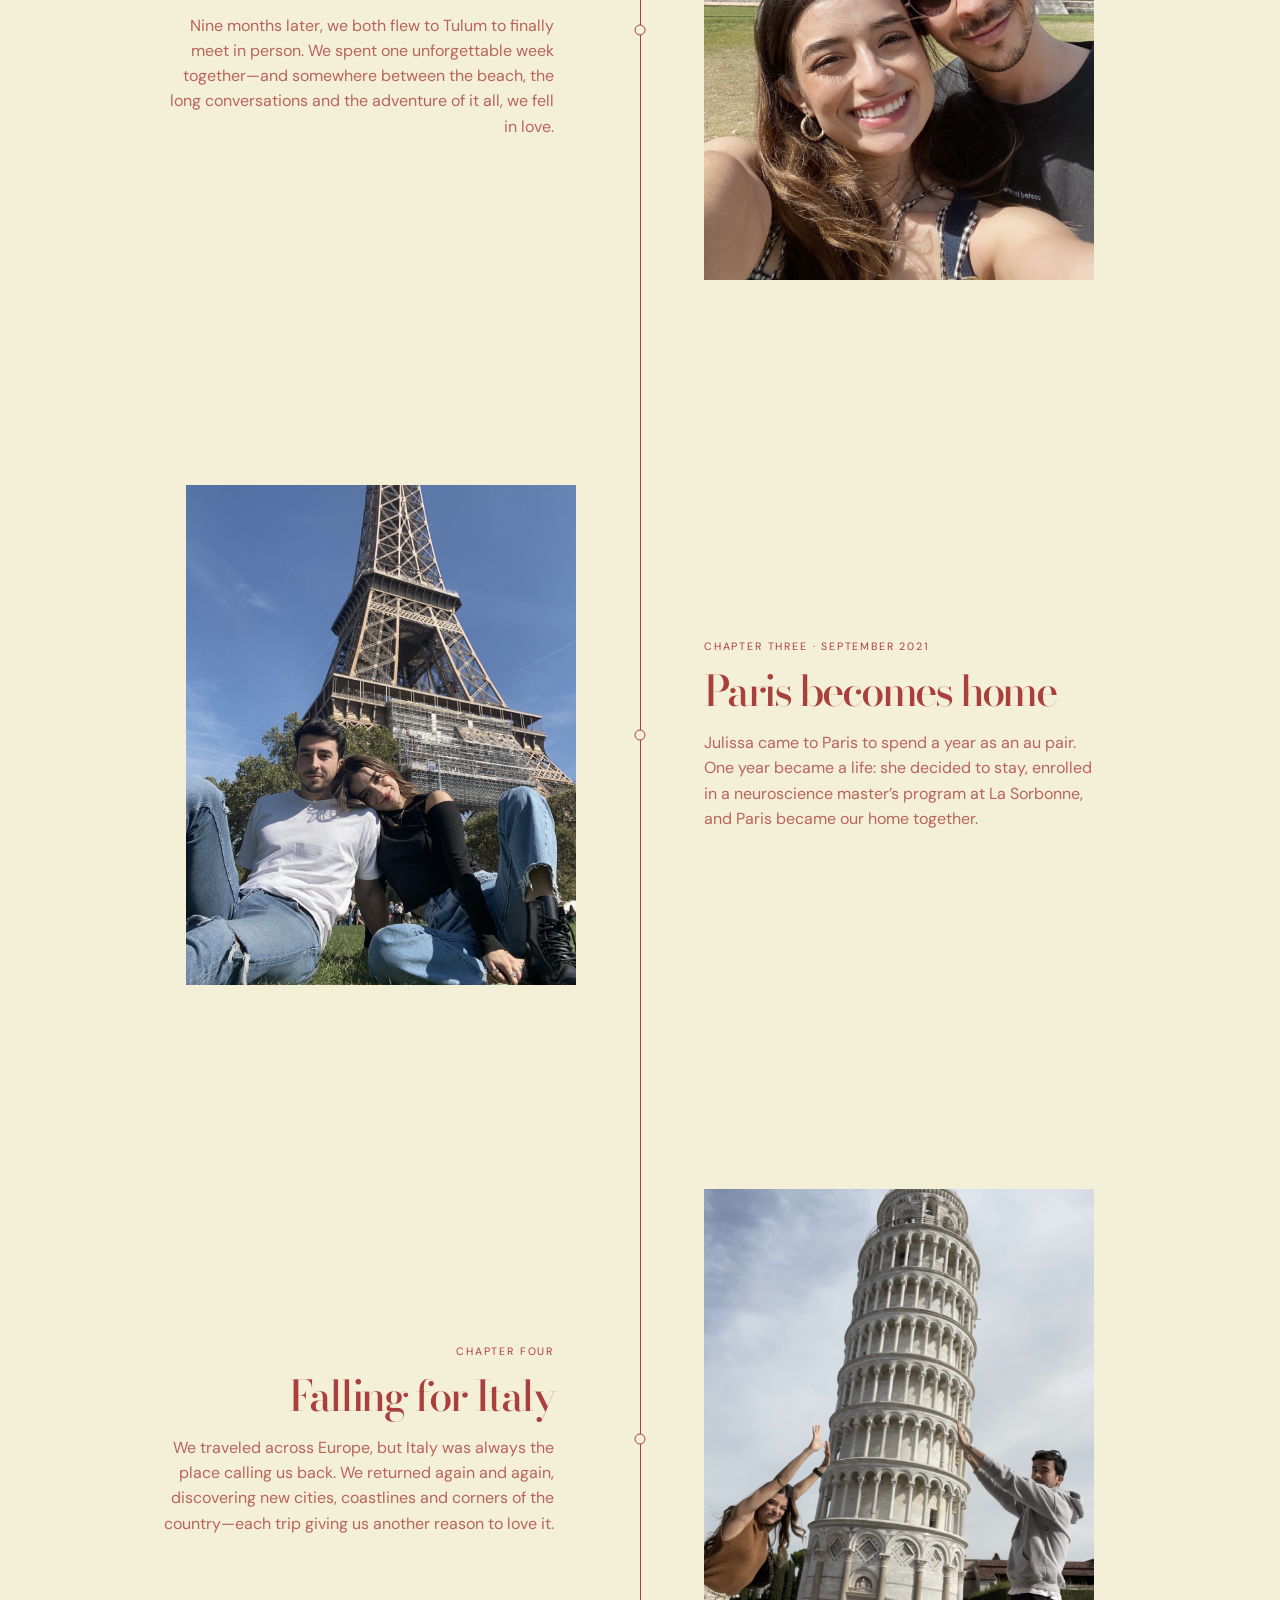
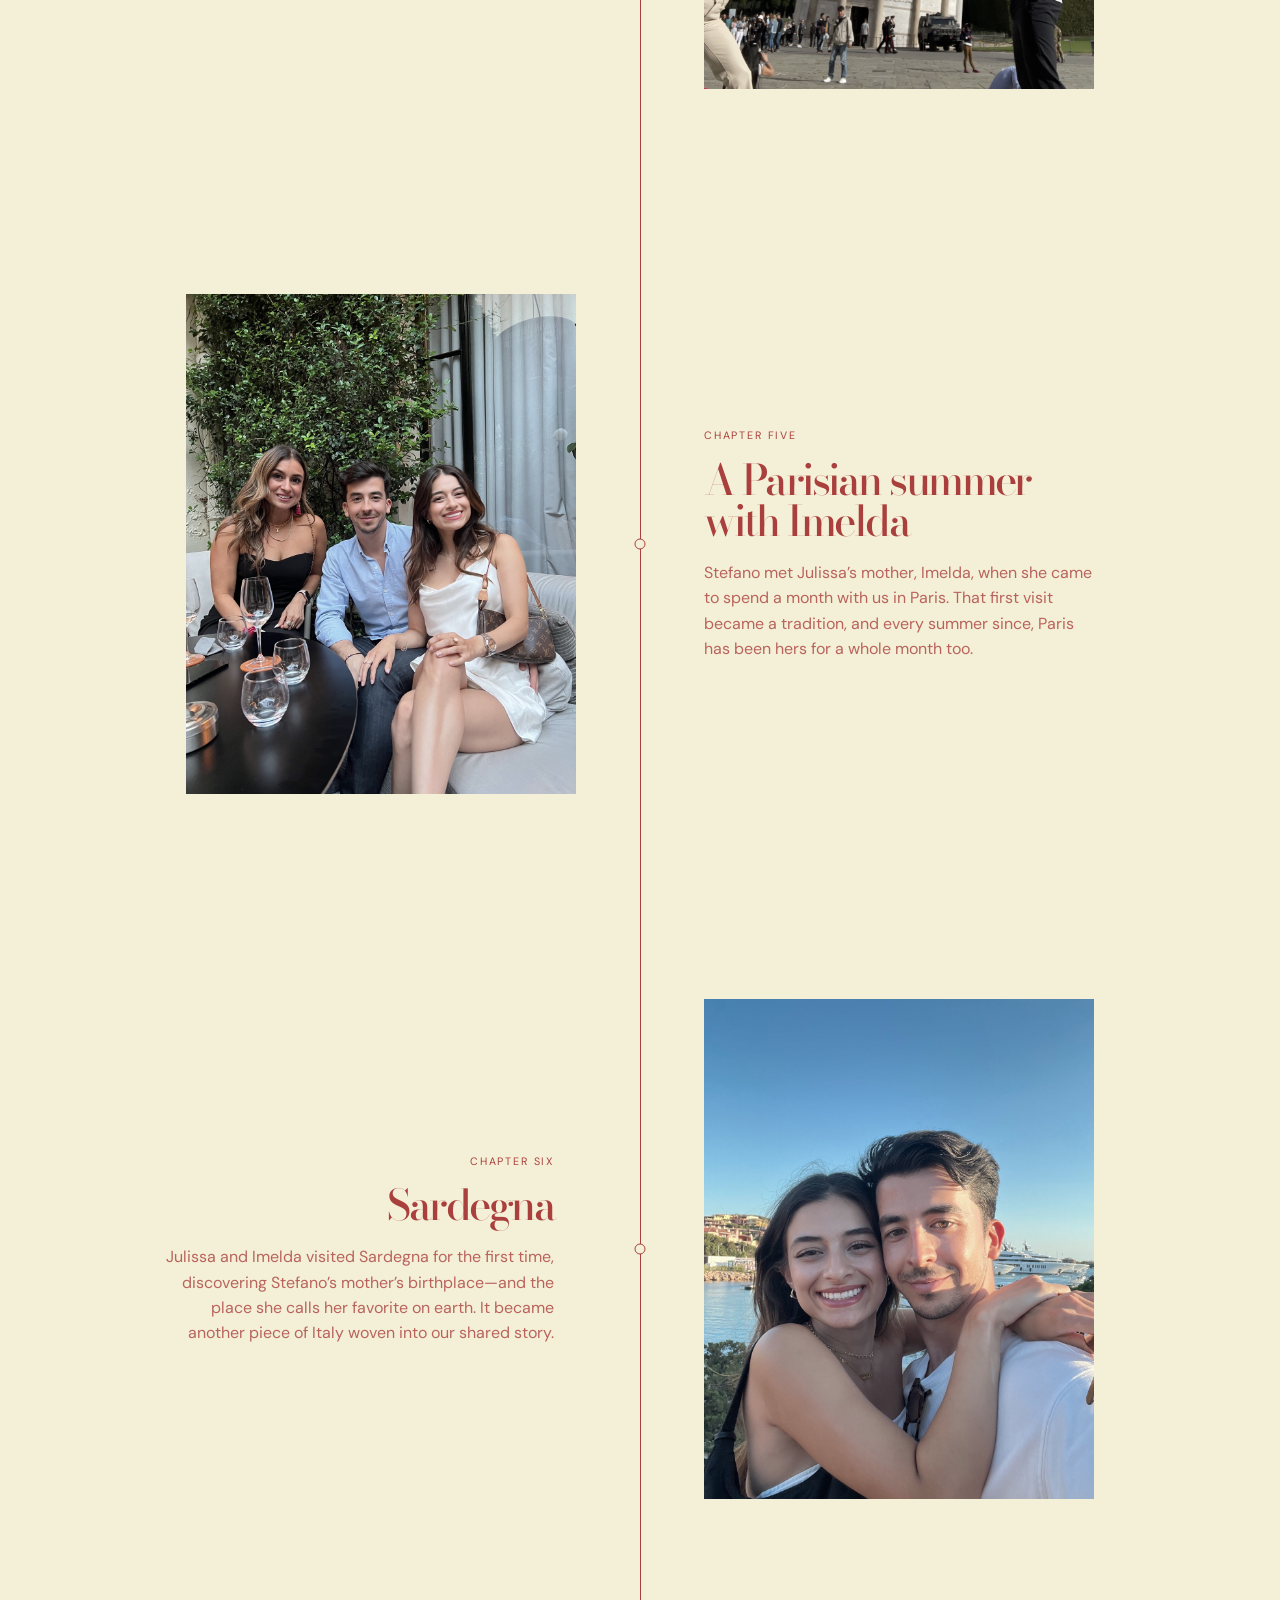
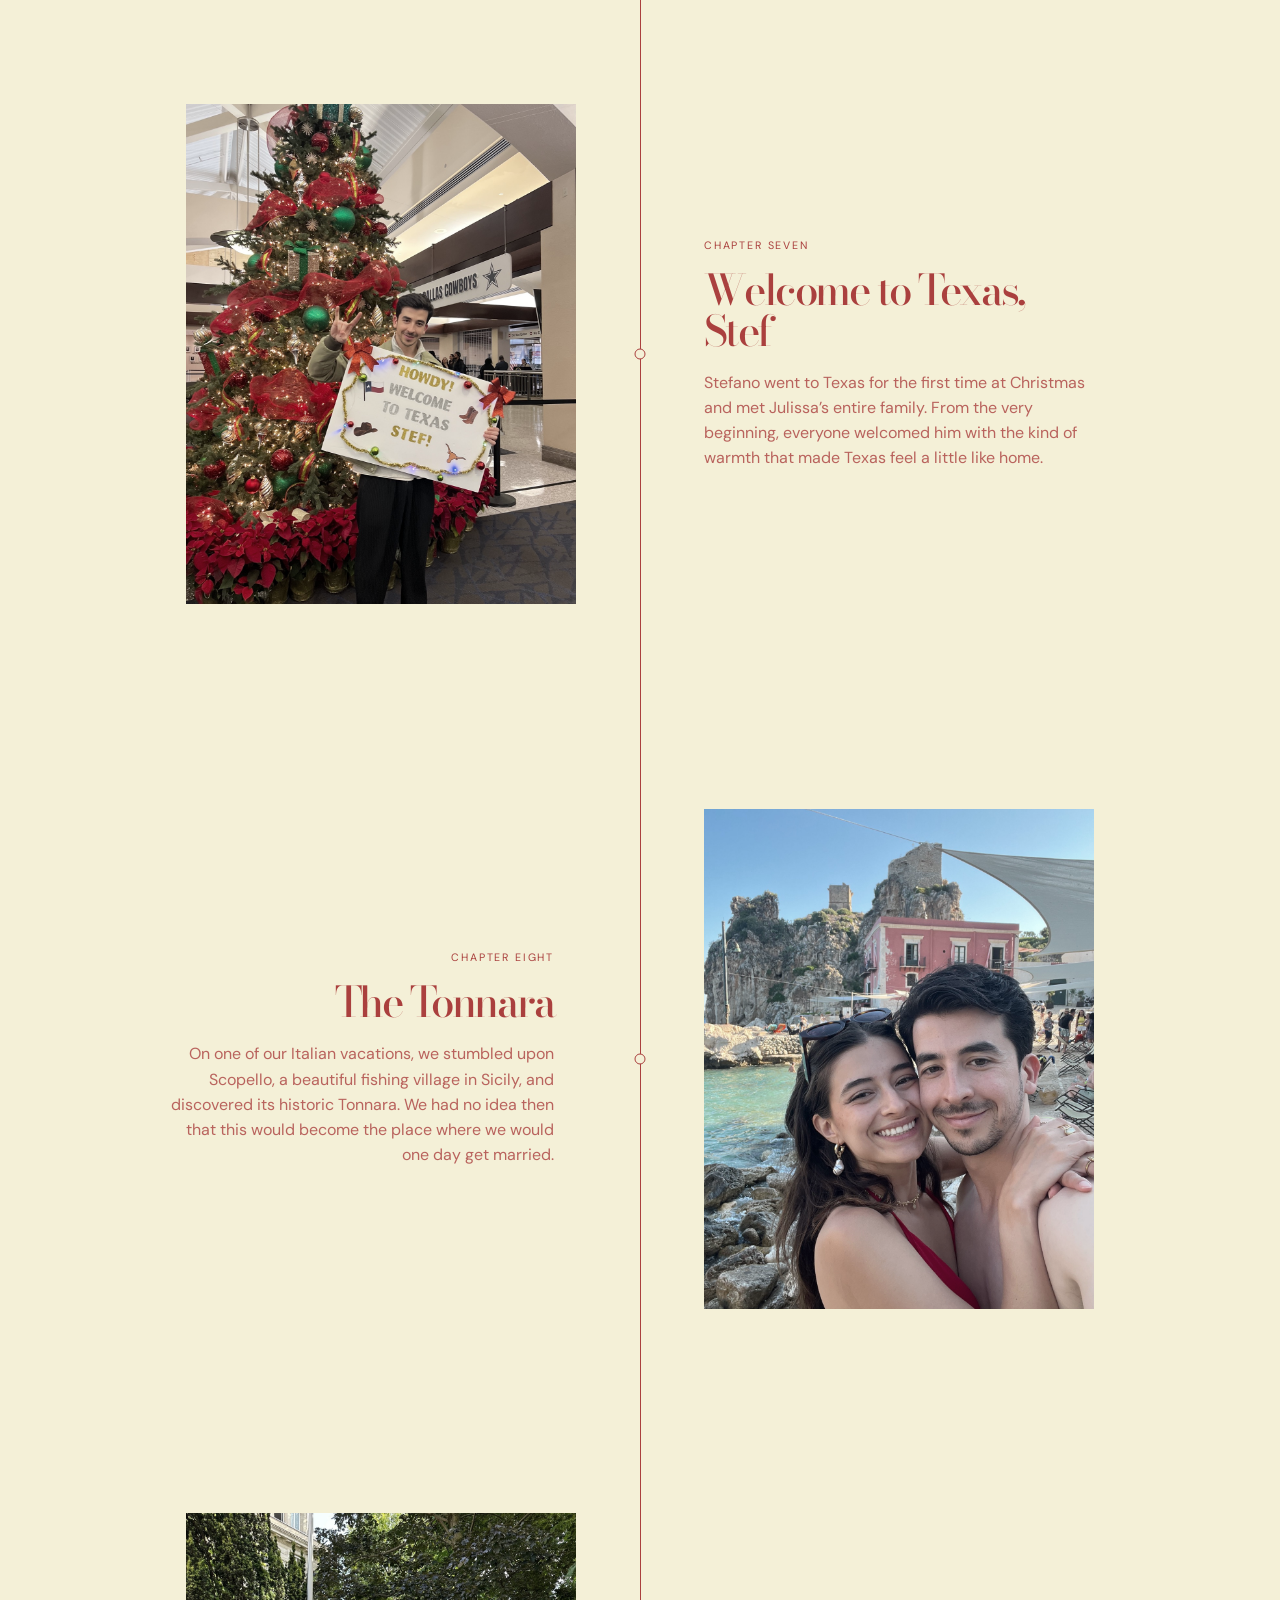
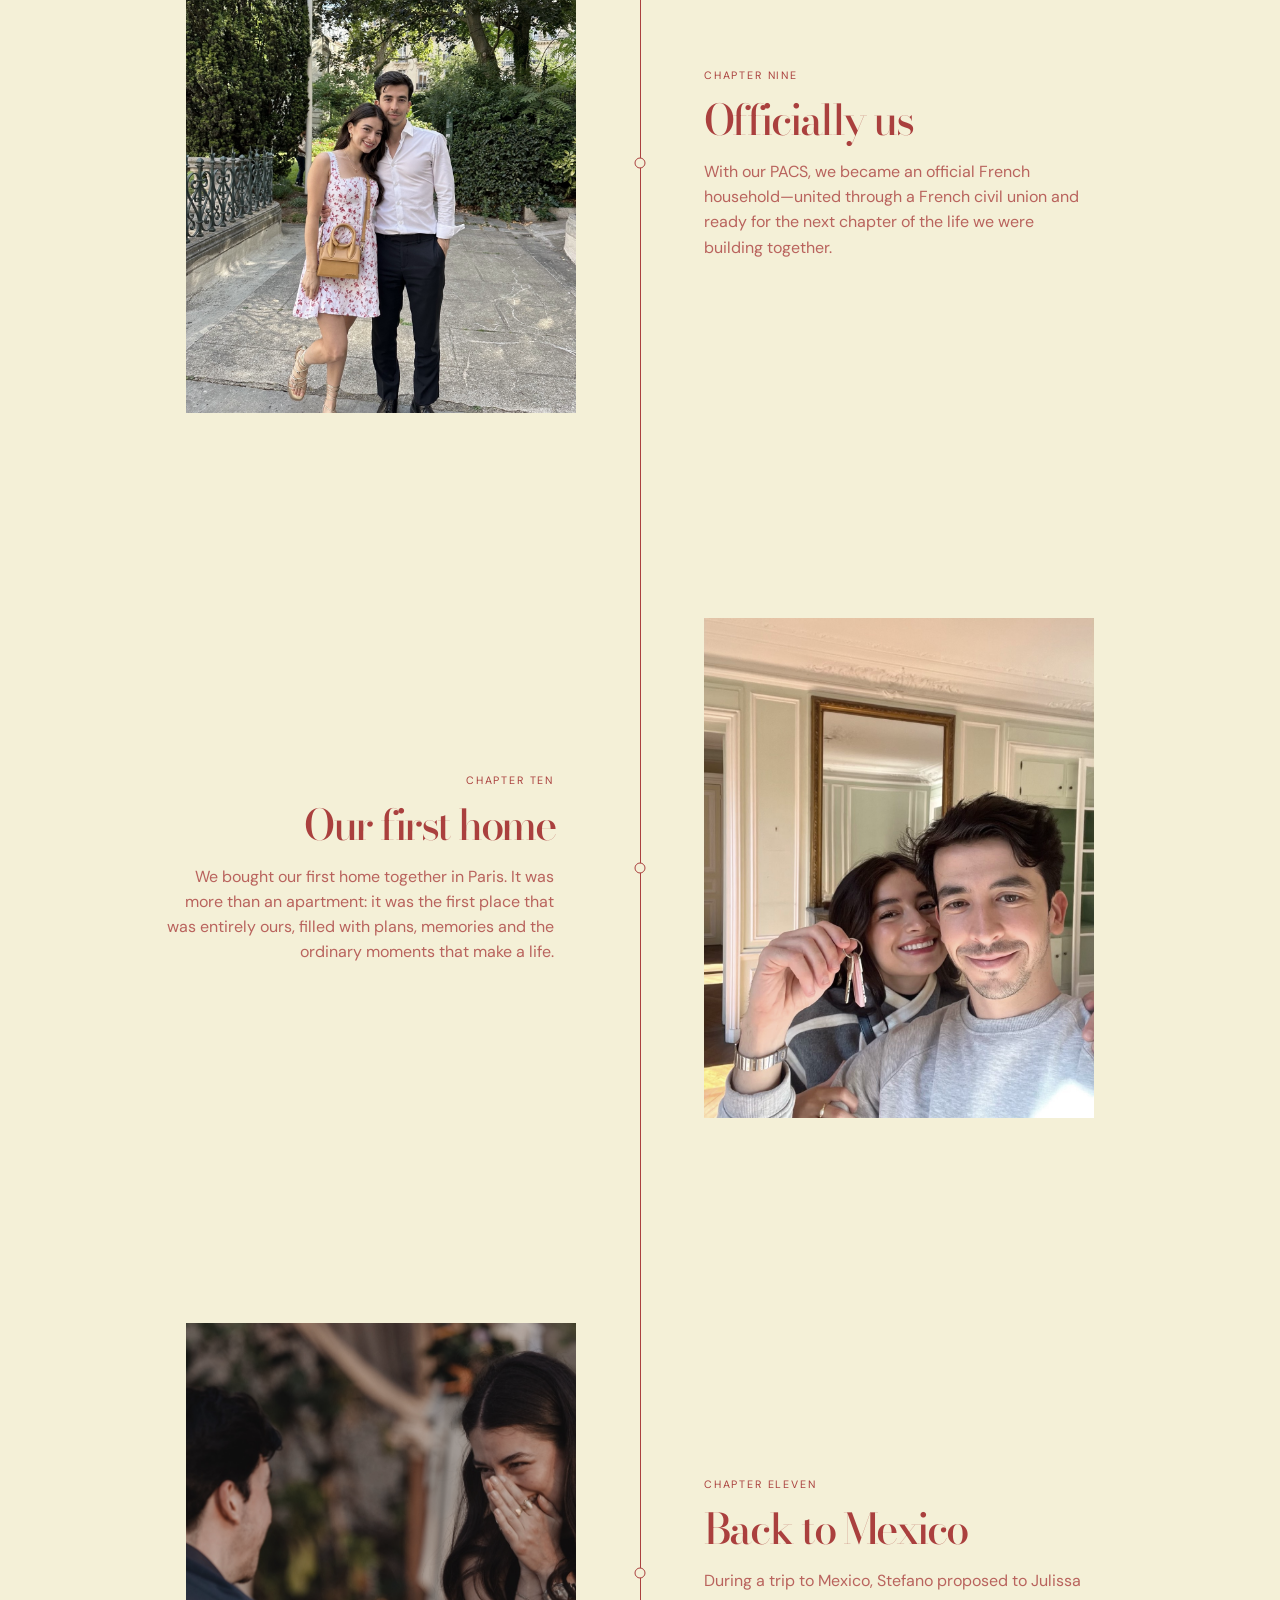
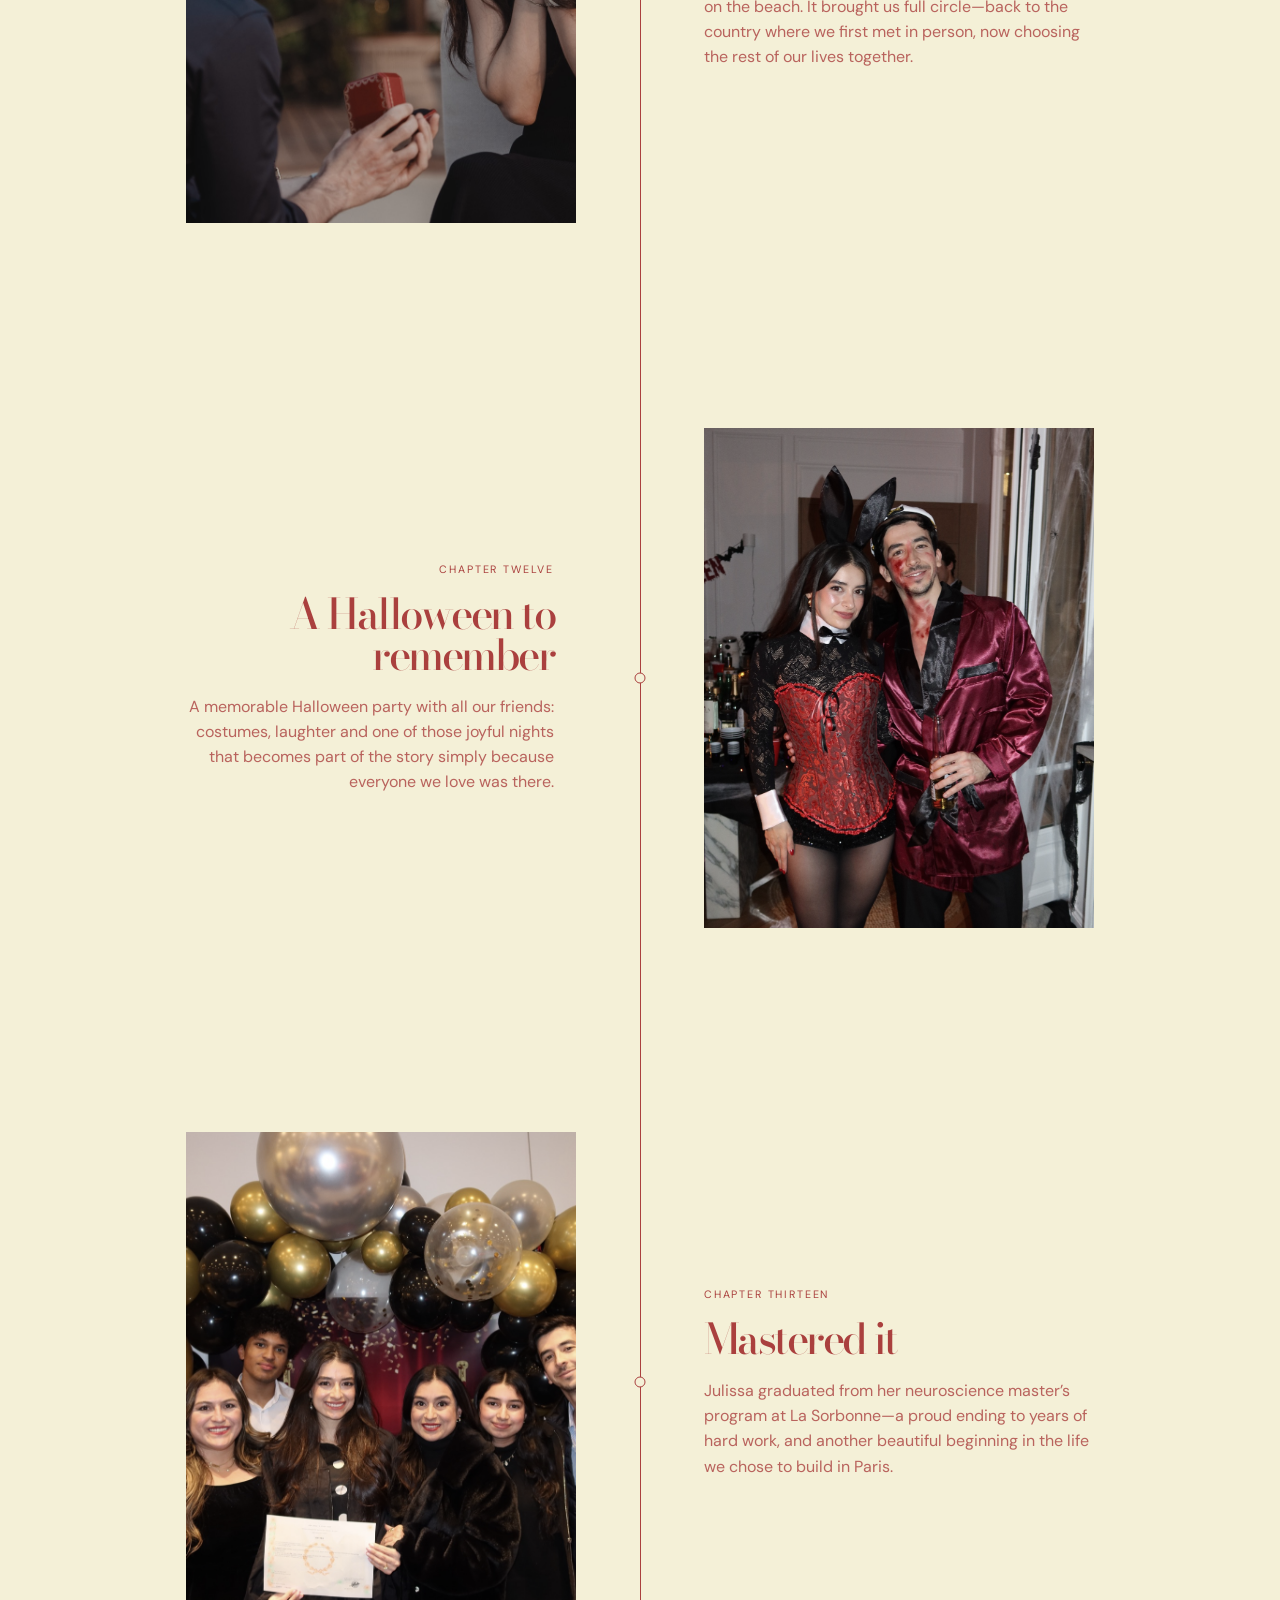
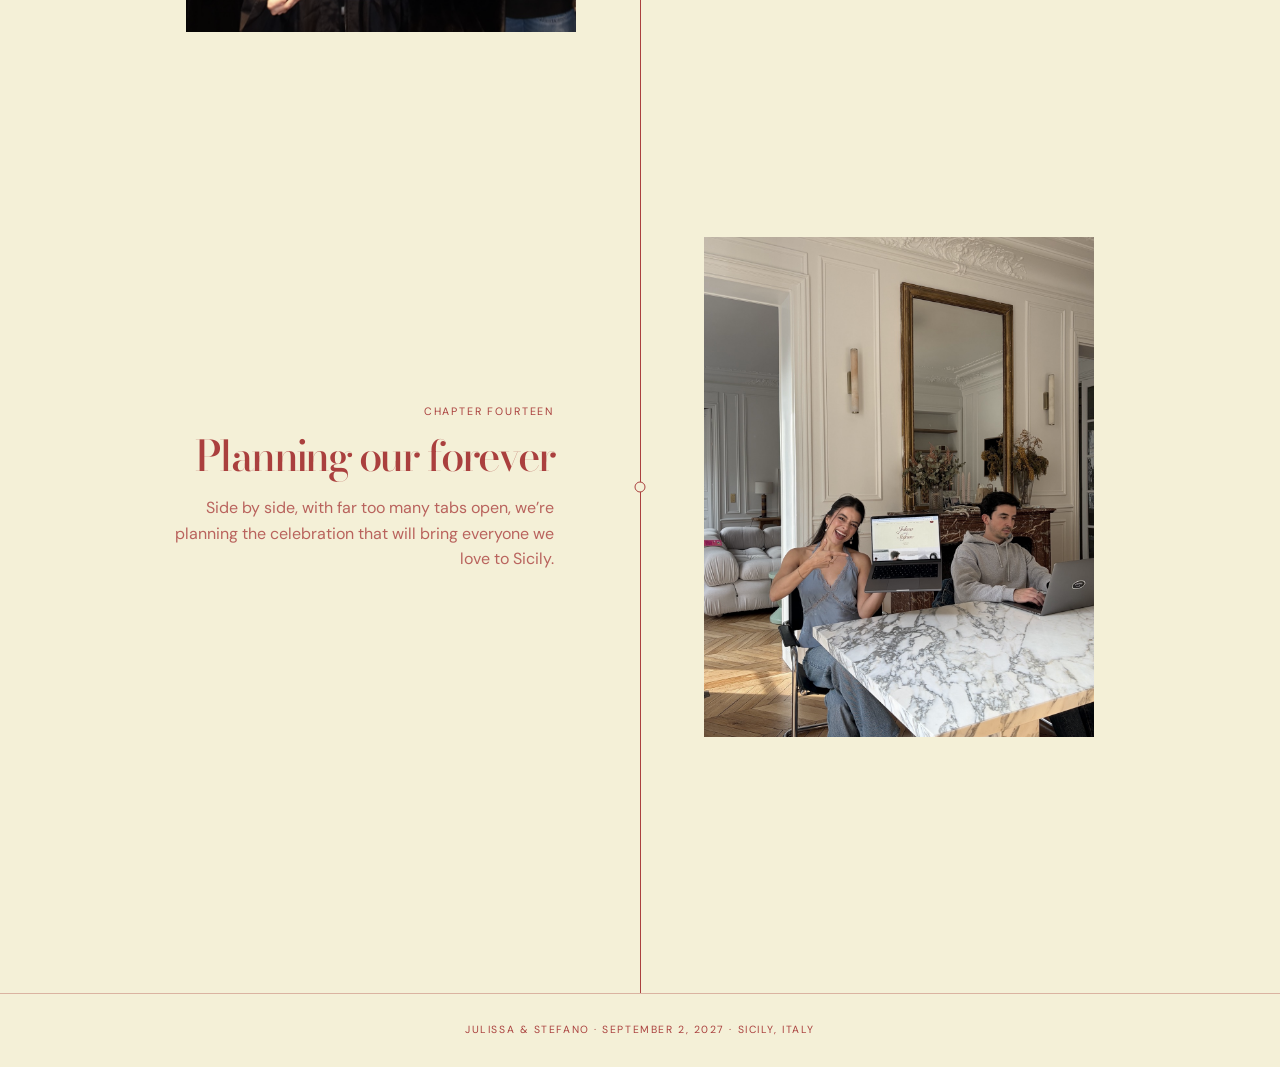
<file: wedding-v2/our-story.html>
<!doctype html>
<html lang="en">
<head>
  <meta charset="utf-8">
  <meta name="viewport" content="width=device-width, initial-scale=1">
  <meta name="description" content="The story of Julissa and Stefano">
  <title>Our Story — Julissa & Stefano</title>
  <link rel="preconnect" href="https://fonts.googleapis.com">
  <link rel="preconnect" href="https://fonts.gstatic.com" crossorigin>
  <link href="https://fonts.googleapis.com/css2?family=Bodoni+Moda:opsz,ital,wght@6..96,0,400;6..96,0,500;6..96,1,400&family=DM+Sans:opsz,wght@9..40,400;9..40,500&display=swap" rel="stylesheet">
  <style>
    :root { --cream:#f4f0d7; --paper:#f4f0d7; --ink:#aa403e; --line:rgba(170,64,62,.35); --display:"Bodoni Moda", Didot, "Bodoni 72", Georgia, serif; --script:"Snell Roundhand", "Edwardian Script ITC", "Brush Script MT", cursive; --sans:"DM Sans", Arial, sans-serif; --heart-cursor:url("data:image/svg+xml,%3Csvg xmlns='http://www.w3.org/2000/svg' width='24' height='24' viewBox='0 0 24 24'%3E%3Cpath fill='%23aa403e' d='M12 21.35 2.9 12.24A5.7 5.7 0 0 1 11 4.18L12 5.2l1.01-1.02a5.7 5.7 0 0 1 8.09 8.06Z'/%3E%3C/svg%3E") 12 12, pointer; }
    * { box-sizing:border-box; } html { scroll-behavior:smooth; scroll-padding-top:72px; } body { margin:0; color:var(--ink); background:var(--paper); font:16px/1.58 var(--sans); } body, body * { cursor:var(--heart-cursor); } img { display:block; max-width:100%; } a { color:inherit; } button,input,select,textarea { font:inherit; } .topbar { position:sticky; inset:0 0 auto; z-index:10; background:var(--cream); border-bottom:1px solid var(--line); }.topbar__inner { min-height:68px; max-width:1400px; padding:0 3.4vw; margin:auto; display:grid; grid-template-columns:1fr auto 1fr; align-items:center; }.monogram { font-family:var(--display); font-size:1.45rem; font-style:italic; text-decoration:none; letter-spacing:-.05em; }.nav { display:flex; justify-content:center; gap:clamp(15px,2.2vw,38px); }.nav a,.nav-toggle { color:var(--ink); font-size:.67rem; text-transform:uppercase; letter-spacing:.16em; text-decoration:none; white-space:nowrap; }.nav a { position:relative; padding:8px 0; }.nav a::after { content:""; position:absolute; inset:auto 0 3px; height:1px; background:currentColor; transform:scaleX(0); transform-origin:right; transition:transform .25s ease; }.nav a:hover::after,.nav a:focus-visible::after { transform:scaleX(1); transform-origin:left; }.nav-cta { justify-self:end; color:var(--cream); background:var(--ink); border:1px solid var(--ink); border-radius:999px; padding:11px 20px 10px; font-size:.75rem; font-weight:600; letter-spacing:.15em; text-decoration:none; text-transform:uppercase; }.nav-toggle { display:none; justify-self:end; background:none; border:0; cursor:pointer; padding:8px 0; }
    .intro { padding:clamp(85px,14vw,170px) 24px clamp(68px,10vw,125px); text-align:center; }.label { margin:0 0 18px; font-size:.68rem; letter-spacing:.19em; text-transform:uppercase; }.intro h1 { margin:0; font:400 clamp(4.8rem,12vw,10rem)/.75 var(--script); letter-spacing:-.06em; }.intro p:last-child { max-width:510px; margin:43px auto 0; }
    .story-line { position:relative; max-width:1080px; margin:auto; padding:0 5vw clamp(90px,12vw,160px); }.story-line::before { content:""; position:absolute; top:0; bottom:0; left:50%; border-left:1px solid var(--ink); }.story-entry { display:grid; grid-template-columns:1fr 1fr; gap:clamp(55px,10vw,145px); align-items:center; position:relative; padding:clamp(55px,8vw,110px) 0; }.story-entry::before { content:""; position:absolute; z-index:1; left:50%; top:50%; width:11px; height:11px; box-sizing:border-box; background:var(--cream); border:1px solid var(--ink); border-radius:50%; transform:translate(-50%,-50%); }.story-entry:nth-child(even) .story-photo { grid-column:2; grid-row:1; justify-self:start; }.story-entry:nth-child(even) .story-copy { grid-column:1; grid-row:1; text-align:right; }.story-photo { max-width:390px; justify-self:end; margin:0; }.story-photo img { width:100%; aspect-ratio:.78; object-fit:cover; filter:saturate(.72); }.story-copy { max-width:390px; }.story-date { margin:0 0 16px; font-size:.67rem; letter-spacing:.17em; text-transform:uppercase; }.story-copy h2 { margin:0 0 18px; font:500 clamp(2rem,3.3vw,3.1rem)/.97 var(--display); letter-spacing:-.06em; }.story-copy p:last-child { margin:0; color:rgba(170,64,62,.8); } footer { padding:28px 5vw; border-top:1px solid var(--line); text-align:center; font-size:.65rem; letter-spacing:.15em; text-transform:uppercase; }
    @media (max-width:760px) { .topbar__inner { grid-template-columns:1fr auto auto; gap:14px; padding:0 18px; }.nav-cta { display:block; padding:9px 14px 8px; font-size:.68rem; }.nav-toggle { display:block; }.nav { display:none; position:absolute; top:68px; left:0; right:0; padding:17px 21px 22px; flex-direction:column; gap:7px; background:var(--paper); border-bottom:1px solid var(--line); }.nav.is-open { display:flex; }.nav a { padding:9px 0; }.intro { padding-top:27vw; }.story-line { padding-left:43px; padding-right:24px; }.story-line::before { left:24px; }.story-entry,.story-entry:nth-child(even) { grid-template-columns:1fr; gap:25px; padding:48px 0; }.story-entry::before { left:-19px; top:58px; }.story-entry .story-photo,.story-entry:nth-child(even) .story-photo { grid-column:1; grid-row:auto; justify-self:stretch; max-width:none; }.story-entry .story-copy,.story-entry:nth-child(even) .story-copy { grid-column:1; grid-row:auto; text-align:left; }.story-photo img { aspect-ratio:1.08; } }
  </style>
</head>
<body>
  <header class="topbar"><div class="topbar__inner"><a class="monogram" href="/wedding-v2/index.html#top" aria-label="Julissa and Stefano home">J&amp;S</a><button class="nav-toggle" type="button" aria-expanded="false" aria-controls="site-nav">Menu</button><nav class="nav" id="site-nav" aria-label="Main navigation"><a href="/wedding-v2/index.html#weekend">The days</a><a href="/wedding-v2/index.html#travel">Travel</a><a href="/wedding-v2/index.html#stay">Stay</a><a href="/wedding-v2/index.html#party">Wedding party</a><a href="/wedding-v2/index.html#dress-code">Dress code</a><a href="/wedding-v2/index.html#things">Things to do</a><a href="/wedding-v2/index.html#faq">FAQs</a><a href="/wedding-v2/registry.html">Registry</a><a href="/wedding-v2/our-story.html">Our story</a></nav><a class="nav-cta" href="/wedding-v2/index.html#rsvp">RSVP</a></div></header>
  <main>
    <section class="intro"><h1>Our story</h1><p>From a match across 5,000 miles to the little fishing village where we’ll say “I do.”</p></section>
    <section class="story-line" aria-label="Our story timeline">
      <article class="story-entry"><figure class="story-photo"><img src="/wedding-v2/images/ourstory/compressed/tinder.jpg" alt="The beginning of Julissa and Stefano’s story on Tinder"></figure><div class="story-copy"><p class="story-date">Chapter one · April 2020</p><h2>A match across 5,000 miles</h2><p>We met on Tinder while Stefano was in Paris and Julissa was 5,000 miles away in Weslaco, Texas. What began as a match on a screen quickly became something neither distance nor borders could contain.</p></div></article>
      <article class="story-entry"><figure class="story-photo"><img src="/wedding-v2/images/ourstory/compressed/tulum.jpg" alt="Julissa and Stefano together in Tulum" loading="lazy"></figure><div class="story-copy"><p class="story-date">Chapter two · January 2021</p><h2>One week in Tulum</h2><p>Nine months later, we both flew to Tulum to finally meet in person. We spent one unforgettable week together—and somewhere between the beach, the long conversations and the adventure of it all, we fell in love.</p></div></article>
      <article class="story-entry"><figure class="story-photo"><img src="/wedding-v2/images/ourstory/compressed/paris.jpg" alt="Julissa and Stefano in Paris" loading="lazy"></figure><div class="story-copy"><p class="story-date">Chapter three · September 2021</p><h2>Paris becomes home</h2><p>Julissa came to Paris to spend a year as an au pair. One year became a life: she decided to stay, enrolled in a neuroscience master’s program at La Sorbonne, and Paris became our home together.</p></div></article>
      <article class="story-entry"><figure class="story-photo"><img src="/wedding-v2/images/ourstory/compressed/pisa.jpg" alt="Julissa and Stefano traveling in Pisa, Italy" loading="lazy"></figure><div class="story-copy"><p class="story-date">Chapter four</p><h2>Falling for Italy</h2><p>We traveled across Europe, but Italy was always the place calling us back. We returned again and again, discovering new cities, coastlines and corners of the country—each trip giving us another reason to love it.</p></div></article>
      <article class="story-entry"><figure class="story-photo"><img src="/wedding-v2/images/ourstory/compressed/pariswithimelda.jpg" alt="Julissa, Stefano and Imelda together in Paris" loading="lazy"></figure><div class="story-copy"><p class="story-date">Chapter five</p><h2>A Parisian summer with Imelda</h2><p>Stefano met Julissa’s mother, Imelda, when she came to spend a month with us in Paris. That first visit became a tradition, and every summer since, Paris has been hers for a whole month too.</p></div></article>
      <article class="story-entry"><figure class="story-photo"><img src="/wedding-v2/images/ourstory/compressed/sardegna.jpg" alt="Julissa and Imelda visiting Sardinia" loading="lazy"></figure><div class="story-copy"><p class="story-date">Chapter six</p><h2>Sardegna</h2><p>Julissa and Imelda visited Sardegna for the first time, discovering Stefano’s mother’s birthplace—and the place she calls her favorite on earth. It became another piece of Italy woven into our shared story.</p></div></article>
      <article class="story-entry"><figure class="story-photo"><img src="/wedding-v2/images/ourstory/compressed/welcometexasstef.jpg" alt="Stefano welcomed by Julissa’s family in Texas" loading="lazy"></figure><div class="story-copy"><p class="story-date">Chapter seven</p><h2>Welcome to Texas, Stef</h2><p>Stefano went to Texas for the first time at Christmas and met Julissa’s entire family. From the very beginning, everyone welcomed him with the kind of warmth that made Texas feel a little like home.</p></div></article>
      <article class="story-entry"><figure class="story-photo"><img src="/wedding-v2/images/ourstory/compressed/tonnara.jpg" alt="Julissa and Stefano discovering Tonnara di Scopello" loading="lazy"></figure><div class="story-copy"><p class="story-date">Chapter eight</p><h2>The Tonnara</h2><p>On one of our Italian vacations, we stumbled upon Scopello, a beautiful fishing village in Sicily, and discovered its historic Tonnara. We had no idea then that this would become the place where we would one day get married.</p></div></article>
      <article class="story-entry"><figure class="story-photo"><img src="/wedding-v2/images/ourstory/compressed/pacs.jpg" alt="Julissa and Stefano celebrating their French civil union" loading="lazy"></figure><div class="story-copy"><p class="story-date">Chapter nine</p><h2>Officially us</h2><p>With our PACS, we became an official French household—united through a French civil union and ready for the next chapter of the life we were building together.</p></div></article>
      <article class="story-entry"><figure class="story-photo"><img src="/wedding-v2/images/ourstory/compressed/constantinople.jpg" alt="Julissa and Stefano in their first home in Paris" loading="lazy"></figure><div class="story-copy"><p class="story-date">Chapter ten</p><h2>Our first home</h2><p>We bought our first home together in Paris. It was more than an apartment: it was the first place that was entirely ours, filled with plans, memories and the ordinary moments that make a life.</p></div></article>
      <article class="story-entry"><figure class="story-photo"><img src="/wedding-v2/images/ourstory/compressed/engagement.jpg" alt="Stefano proposing to Julissa on a beach in Mexico" loading="lazy"></figure><div class="story-copy"><p class="story-date">Chapter eleven</p><h2>Back to Mexico</h2><p>During a trip to Mexico, Stefano proposed to Julissa on the beach. It brought us full circle—back to the country where we first met in person, now choosing the rest of our lives together.</p></div></article>
      <article class="story-entry"><figure class="story-photo"><img src="/wedding-v2/images/ourstory/compressed/halloween.jpg" alt="Julissa and Stefano celebrating Halloween with friends" loading="lazy"></figure><div class="story-copy"><p class="story-date">Chapter twelve</p><h2>A Halloween to remember</h2><p>A memorable Halloween party with all our friends: costumes, laughter and one of those joyful nights that becomes part of the story simply because everyone we love was there.</p></div></article>
      <article class="story-entry"><figure class="story-photo"><img src="/wedding-v2/images/ourstory/compressed/graduation.jpg" alt="Julissa graduating from her neuroscience master’s program" loading="lazy"></figure><div class="story-copy"><p class="story-date">Chapter thirteen</p><h2>Mastered it</h2><p>Julissa graduated from her neuroscience master’s program at La Sorbonne—a proud ending to years of hard work, and another beautiful beginning in the life we chose to build in Paris.</p></div></article>
      <article class="story-entry"><figure class="story-photo"><img src="/wedding-v2/images/ourstory/compressed/planning.jpg" alt="Julissa and Stefano planning their wedding together on their computers" loading="lazy"></figure><div class="story-copy"><p class="story-date">Chapter fourteen</p><h2>Planning our forever</h2><p>Side by side, with far too many tabs open, we’re planning the celebration that will bring everyone we love to Sicily.</p></div></article>
    </section>
  </main>
  <footer>Julissa &amp; Stefano · September 2, 2027 · Sicily, Italy</footer>
  <script>const toggle=document.querySelector('.nav-toggle');const nav=document.querySelector('.nav');toggle.addEventListener('click',()=>{const open=nav.classList.toggle('is-open');toggle.setAttribute('aria-expanded',open);toggle.textContent=open?'Close':'Menu';});nav.querySelectorAll('a').forEach(link=>link.addEventListener('click',()=>{nav.classList.remove('is-open');toggle.setAttribute('aria-expanded','false');toggle.textContent='Menu';}));</script>
  <!-- Cloudflare Web Analytics -->
  <script type="module" src="https://static.cloudflareinsights.com/beacon.min.js" data-cf-beacon='{"token":"ff7c1b95a0cc49868aaaf883acf6f6f4"}'></script>
  <!-- End Cloudflare Web Analytics -->
</body>
</html>
</file>
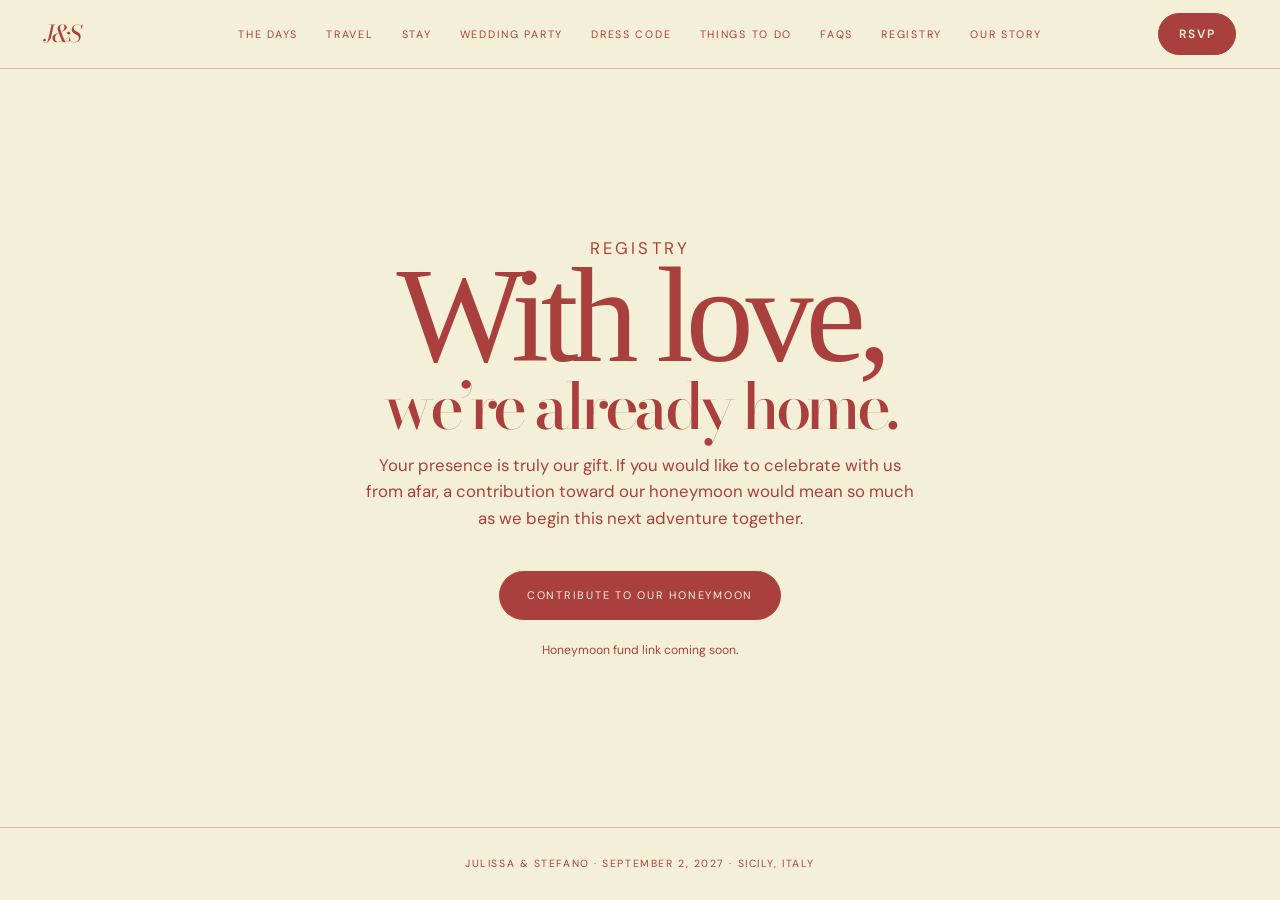
<file: wedding-v2/registry.html>
<!doctype html>
<html lang="en">
<head>
  <meta charset="utf-8">
  <meta name="viewport" content="width=device-width, initial-scale=1">
  <meta name="description" content="Julissa and Stefano’s honeymoon registry">
  <title>Registry — Julissa & Stefano</title>
  <link rel="preconnect" href="https://fonts.googleapis.com">
  <link rel="preconnect" href="https://fonts.gstatic.com" crossorigin>
  <link href="https://fonts.googleapis.com/css2?family=Bodoni+Moda:opsz,ital,wght@6..96,0,400;6..96,0,500;6..96,1,400&family=DM+Sans:opsz,wght@9..40,400;9..40,500&display=swap" rel="stylesheet">
  <style>
    :root { --cream:#f4f0d7; --paper:#f4f0d7; --ink:#aa403e; --line:rgba(170,64,62,.35); --display:"Bodoni Moda", Didot, "Bodoni 72", Georgia, serif; --script:"Snell Roundhand", "Edwardian Script ITC", "Brush Script MT", cursive; --sans:"DM Sans", Arial, sans-serif; --heart-cursor:url("data:image/svg+xml,%3Csvg xmlns='http://www.w3.org/2000/svg' width='24' height='24' viewBox='0 0 24 24'%3E%3Cpath fill='%23aa403e' d='M12 21.35 2.9 12.24A5.7 5.7 0 0 1 11 4.18L12 5.2l1.01-1.02a5.7 5.7 0 0 1 8.09 8.06Z'/%3E%3C/svg%3E") 12 12, pointer; }
    * { box-sizing:border-box; } html { scroll-behavior:smooth; scroll-padding-top:72px; } body { min-height:100vh; margin:0; display:flex; flex-direction:column; color:var(--ink); background:var(--paper); font:16px/1.58 var(--sans); } body, body * { cursor:var(--heart-cursor); } a { color:inherit; } button,input,select,textarea { font:inherit; }
    .topbar { position:sticky; inset:0 0 auto; z-index:10; background:var(--cream); border-bottom:1px solid var(--line); }.topbar__inner { min-height:68px; max-width:1400px; padding:0 3.4vw; margin:auto; display:grid; grid-template-columns:1fr auto 1fr; align-items:center; }.monogram { font-family:var(--display); font-size:1.45rem; font-style:italic; text-decoration:none; letter-spacing:-.05em; }.nav { display:flex; justify-content:center; gap:clamp(15px,2.2vw,38px); }.nav a,.nav-toggle { color:var(--ink); font-size:.67rem; text-transform:uppercase; letter-spacing:.16em; text-decoration:none; white-space:nowrap; }.nav a { position:relative; padding:8px 0; }.nav a::after { content:""; position:absolute; inset:auto 0 3px; height:1px; background:currentColor; transform:scaleX(0); transform-origin:right; transition:transform .25s ease; }.nav a:hover::after,.nav a:focus-visible::after { transform:scaleX(1); transform-origin:left; }.nav-cta { justify-self:end; color:var(--cream); background:var(--ink); border:1px solid var(--ink); border-radius:999px; padding:11px 20px 10px; font-size:.75rem; font-weight:600; letter-spacing:.15em; text-decoration:none; text-transform:uppercase; }.nav-toggle { display:none; justify-self:end; background:none; border:0; cursor:pointer; padding:8px 0; }
    main { flex:1; display:grid; place-items:center; padding:10vw 24px; text-align:center; }.registry { max-width:760px; }.label { margin:0 0 18px; font-size:.68rem; letter-spacing:.19em; text-transform:uppercase; }.registry h1 { margin:0; font:400 clamp(4.4rem,11vw,8.5rem)/.78 var(--script); letter-spacing:-.06em; }.registry h1 span { display:block; margin:.16em 0 .25em; font:500 clamp(2.4rem,5vw,4rem)/.9 var(--display); letter-spacing:-.07em; }.registry p { max-width:560px; margin:0 auto; font-size:1.05rem; }.pot-link { display:inline-block; margin-top:40px; padding:15px 27px; color:var(--cream); background:var(--ink); border:1px solid var(--ink); border-radius:999px; font-size:.68rem; letter-spacing:.16em; text-decoration:none; text-transform:uppercase; transition:.2s; }.pot-link:hover { color:var(--ink); background:transparent; }.fine-print { margin-top:21px !important; font-size:.76rem !important; }
    footer { padding:28px 5vw; border-top:1px solid var(--line); text-align:center; font-size:.65rem; letter-spacing:.15em; text-transform:uppercase; } @media (max-width:760px) { .topbar__inner { grid-template-columns:1fr auto auto; gap:14px; padding:0 18px; }.nav-cta { display:block; padding:9px 14px 8px; font-size:.68rem; }.nav-toggle { display:block; }.nav { display:none; position:absolute; top:68px; left:0; right:0; padding:17px 21px 22px; flex-direction:column; gap:7px; background:var(--paper); border-bottom:1px solid var(--line); }.nav.is-open { display:flex; }.nav a { padding:9px 0; } main { padding:30vw 24px; } }
  </style>
</head>
<body>
  <header class="topbar"><div class="topbar__inner"><a class="monogram" href="/wedding-v2/index.html#top" aria-label="Julissa and Stefano home">J&amp;S</a><button class="nav-toggle" type="button" aria-expanded="false" aria-controls="site-nav">Menu</button><nav class="nav" id="site-nav" aria-label="Main navigation"><a href="/wedding-v2/index.html#weekend">The days</a><a href="/wedding-v2/index.html#travel">Travel</a><a href="/wedding-v2/index.html#stay">Stay</a><a href="/wedding-v2/index.html#party">Wedding party</a><a href="/wedding-v2/index.html#dress-code">Dress code</a><a href="/wedding-v2/index.html#things">Things to do</a><a href="/wedding-v2/index.html#faq">FAQs</a><a href="/wedding-v2/registry.html">Registry</a><a href="/wedding-v2/our-story.html">Our story</a></nav><a class="nav-cta" href="/wedding-v2/index.html#rsvp">RSVP</a></div></header>
  <main>
    <section class="registry">
      <p class="label">Registry</p>
      <h1>With love,<span>we’re already home.</span></h1>
      <p>Your presence is truly our gift. If you would like to celebrate with us from afar, a contribution toward our honeymoon would mean so much as we begin this next adventure together.</p>
      <!-- Replace the placeholder # below with the URL for your honeymoon fund. -->
      <a class="pot-link" href="#" aria-label="Honeymoon fund link to be added">Contribute to our honeymoon</a>
      <p class="fine-print">Honeymoon fund link coming soon.</p>
    </section>
  </main>
  <footer>Julissa &amp; Stefano · September 2, 2027 · Sicily, Italy</footer>
  <script>const toggle=document.querySelector('.nav-toggle');const nav=document.querySelector('.nav');toggle.addEventListener('click',()=>{const open=nav.classList.toggle('is-open');toggle.setAttribute('aria-expanded',open);toggle.textContent=open?'Close':'Menu';});nav.querySelectorAll('a').forEach(link=>link.addEventListener('click',()=>{nav.classList.remove('is-open');toggle.setAttribute('aria-expanded','false');toggle.textContent='Menu';}));</script>
  <!-- Cloudflare Web Analytics -->
  <script type="module" src="https://static.cloudflareinsights.com/beacon.min.js" data-cf-beacon='{"token":"ff7c1b95a0cc49868aaaf883acf6f6f4"}'></script>
  <!-- End Cloudflare Web Analytics -->
</body>
</html>
</file>
